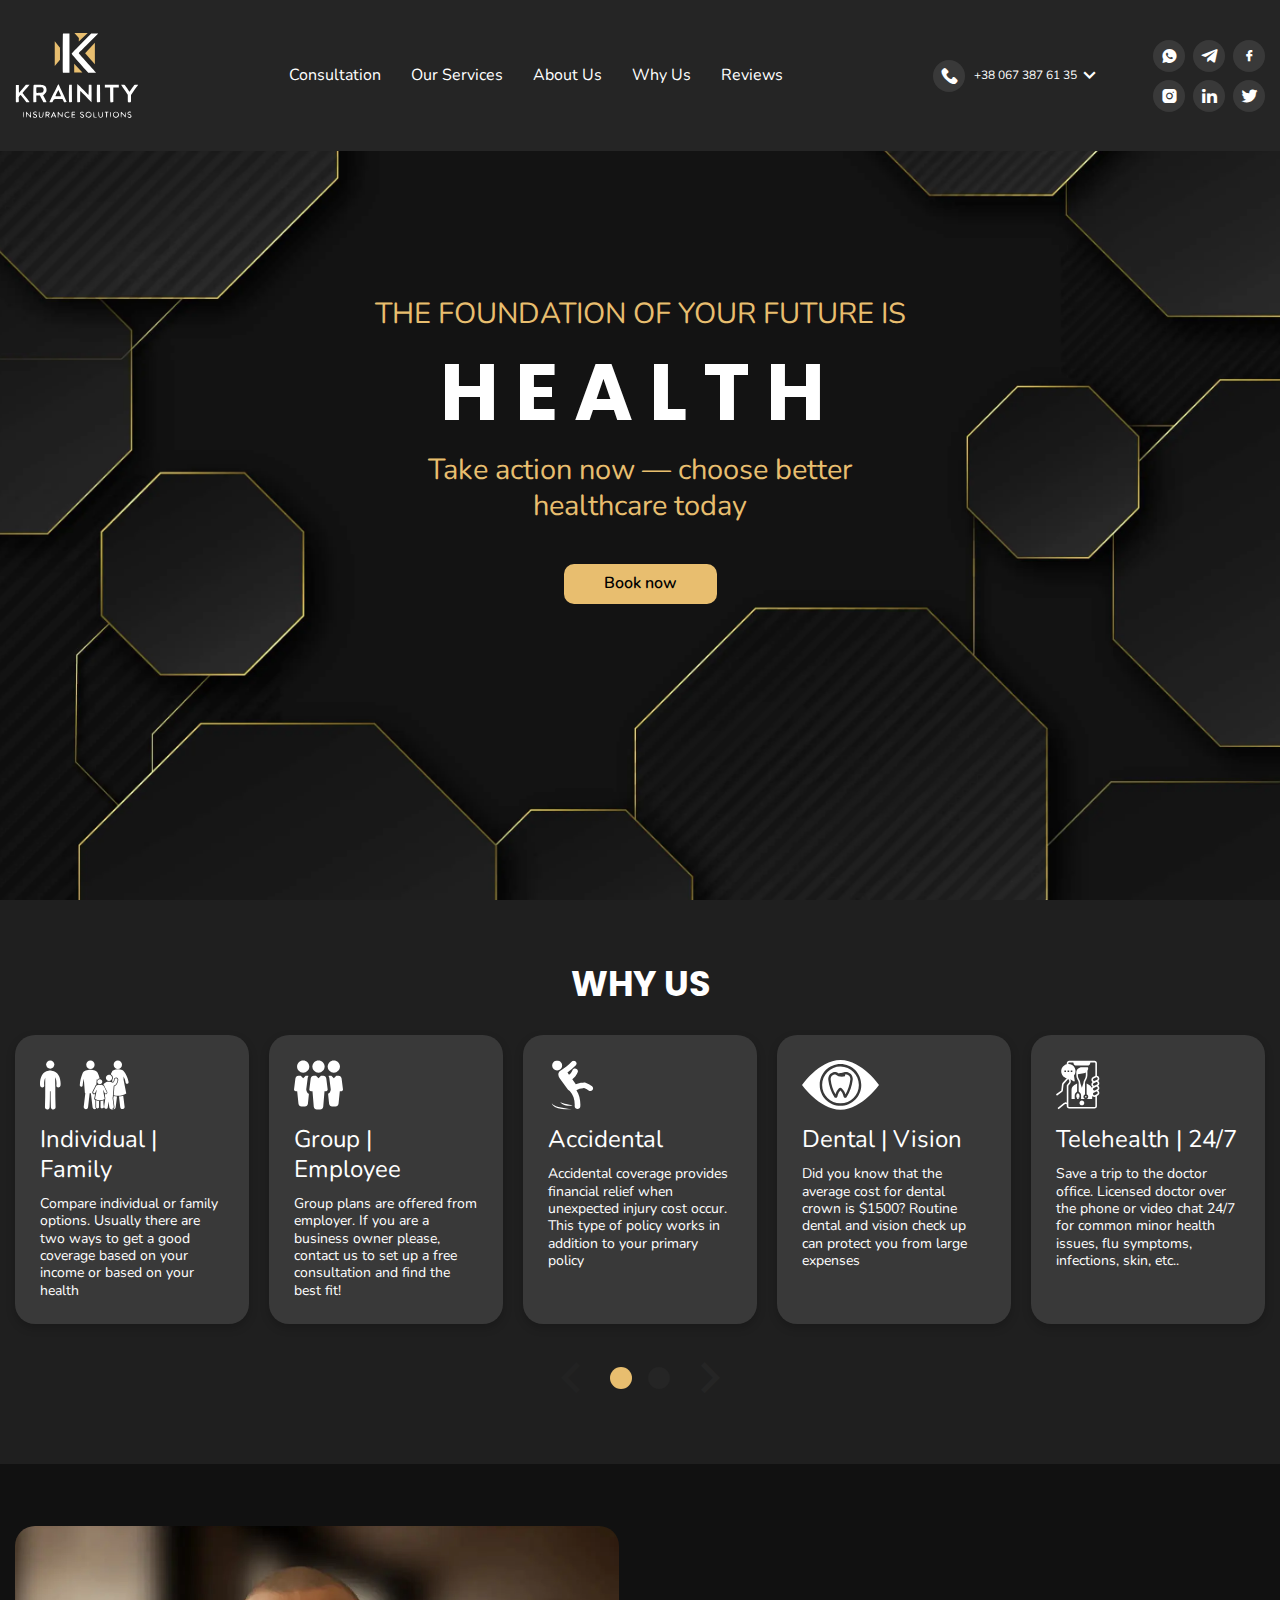
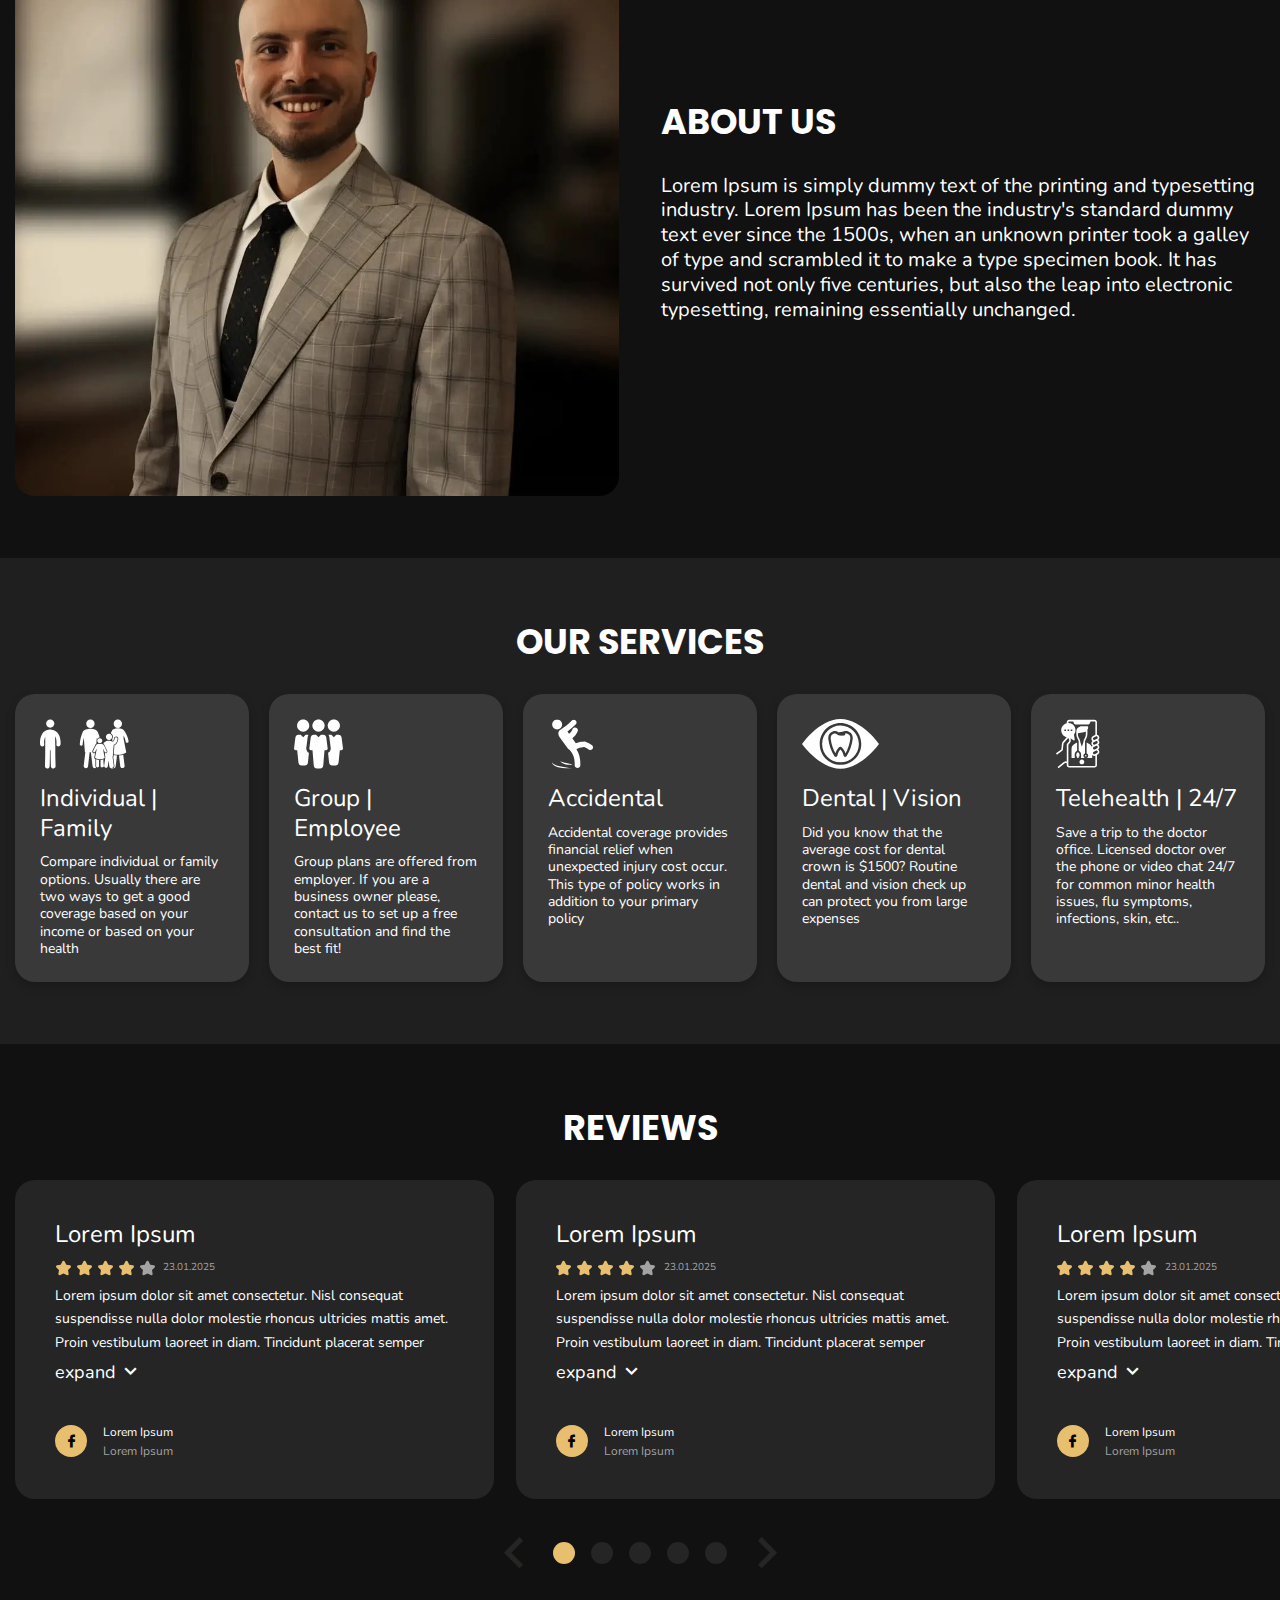
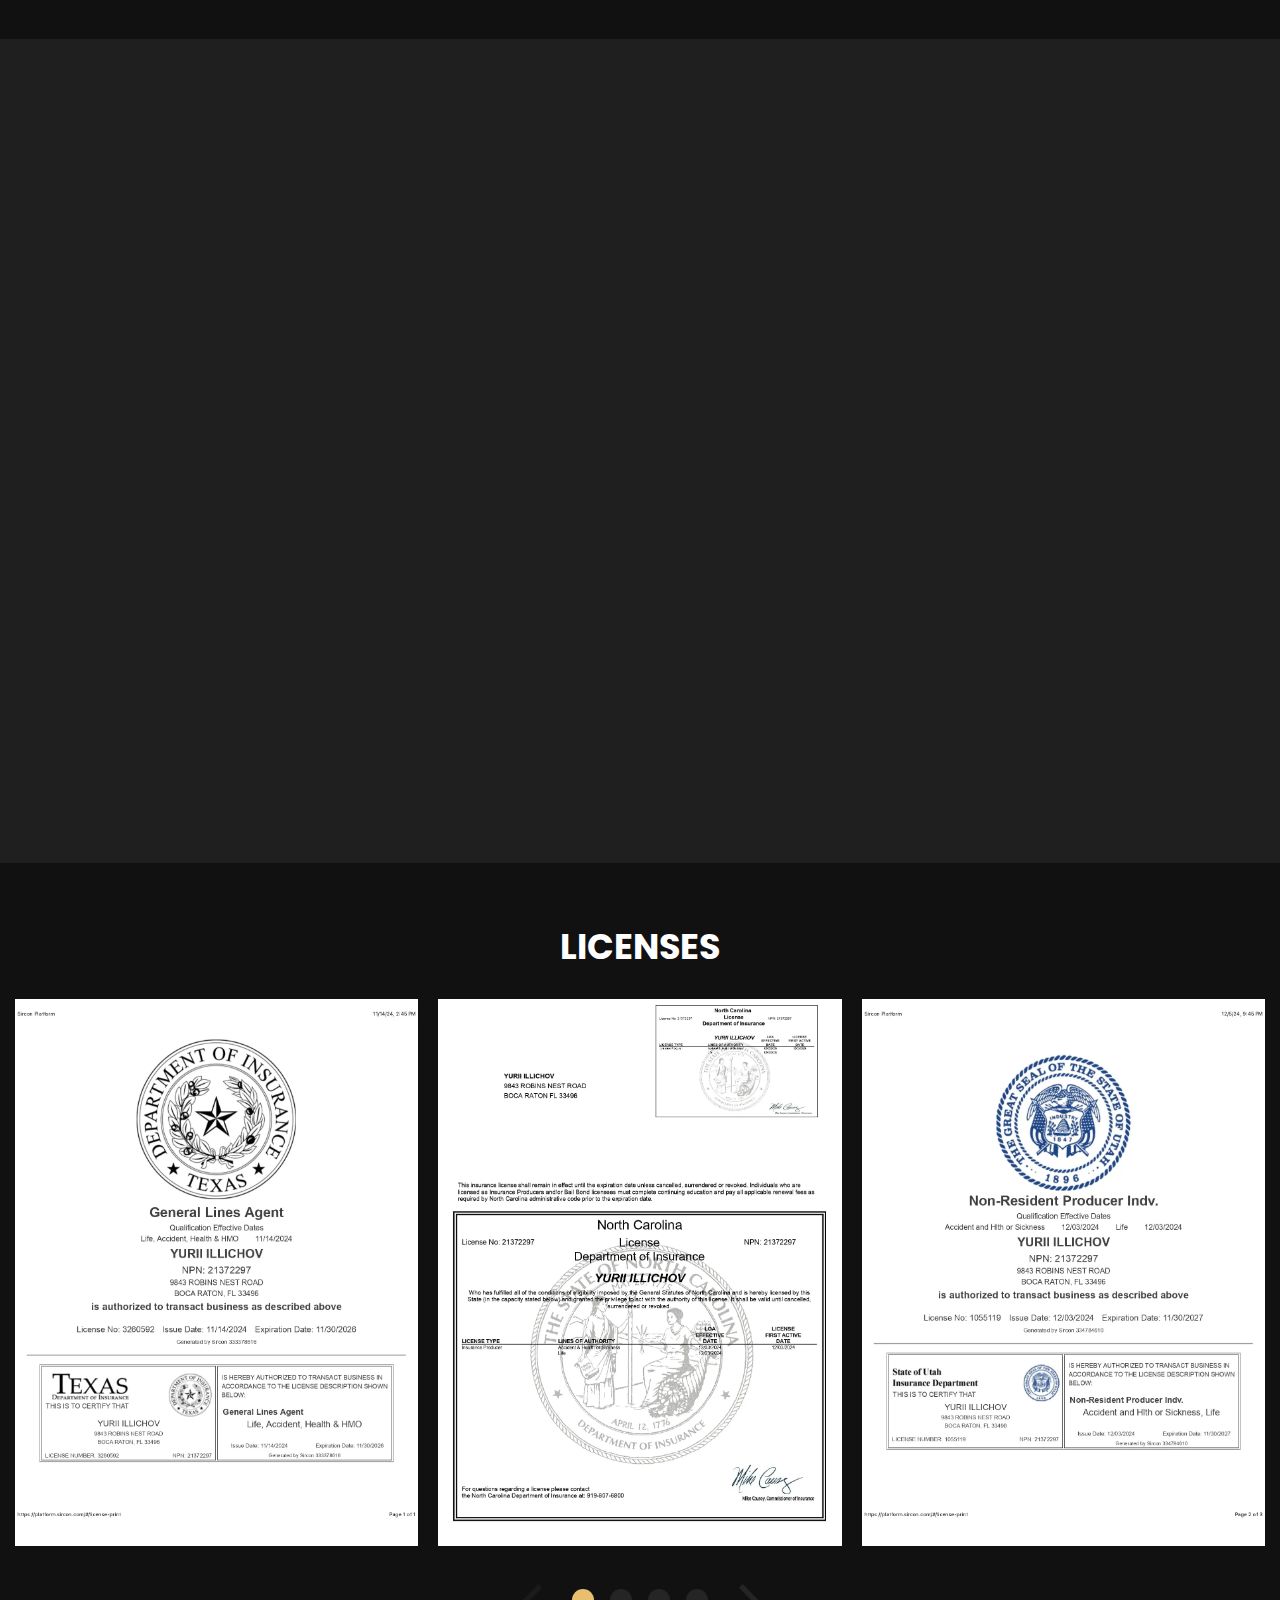
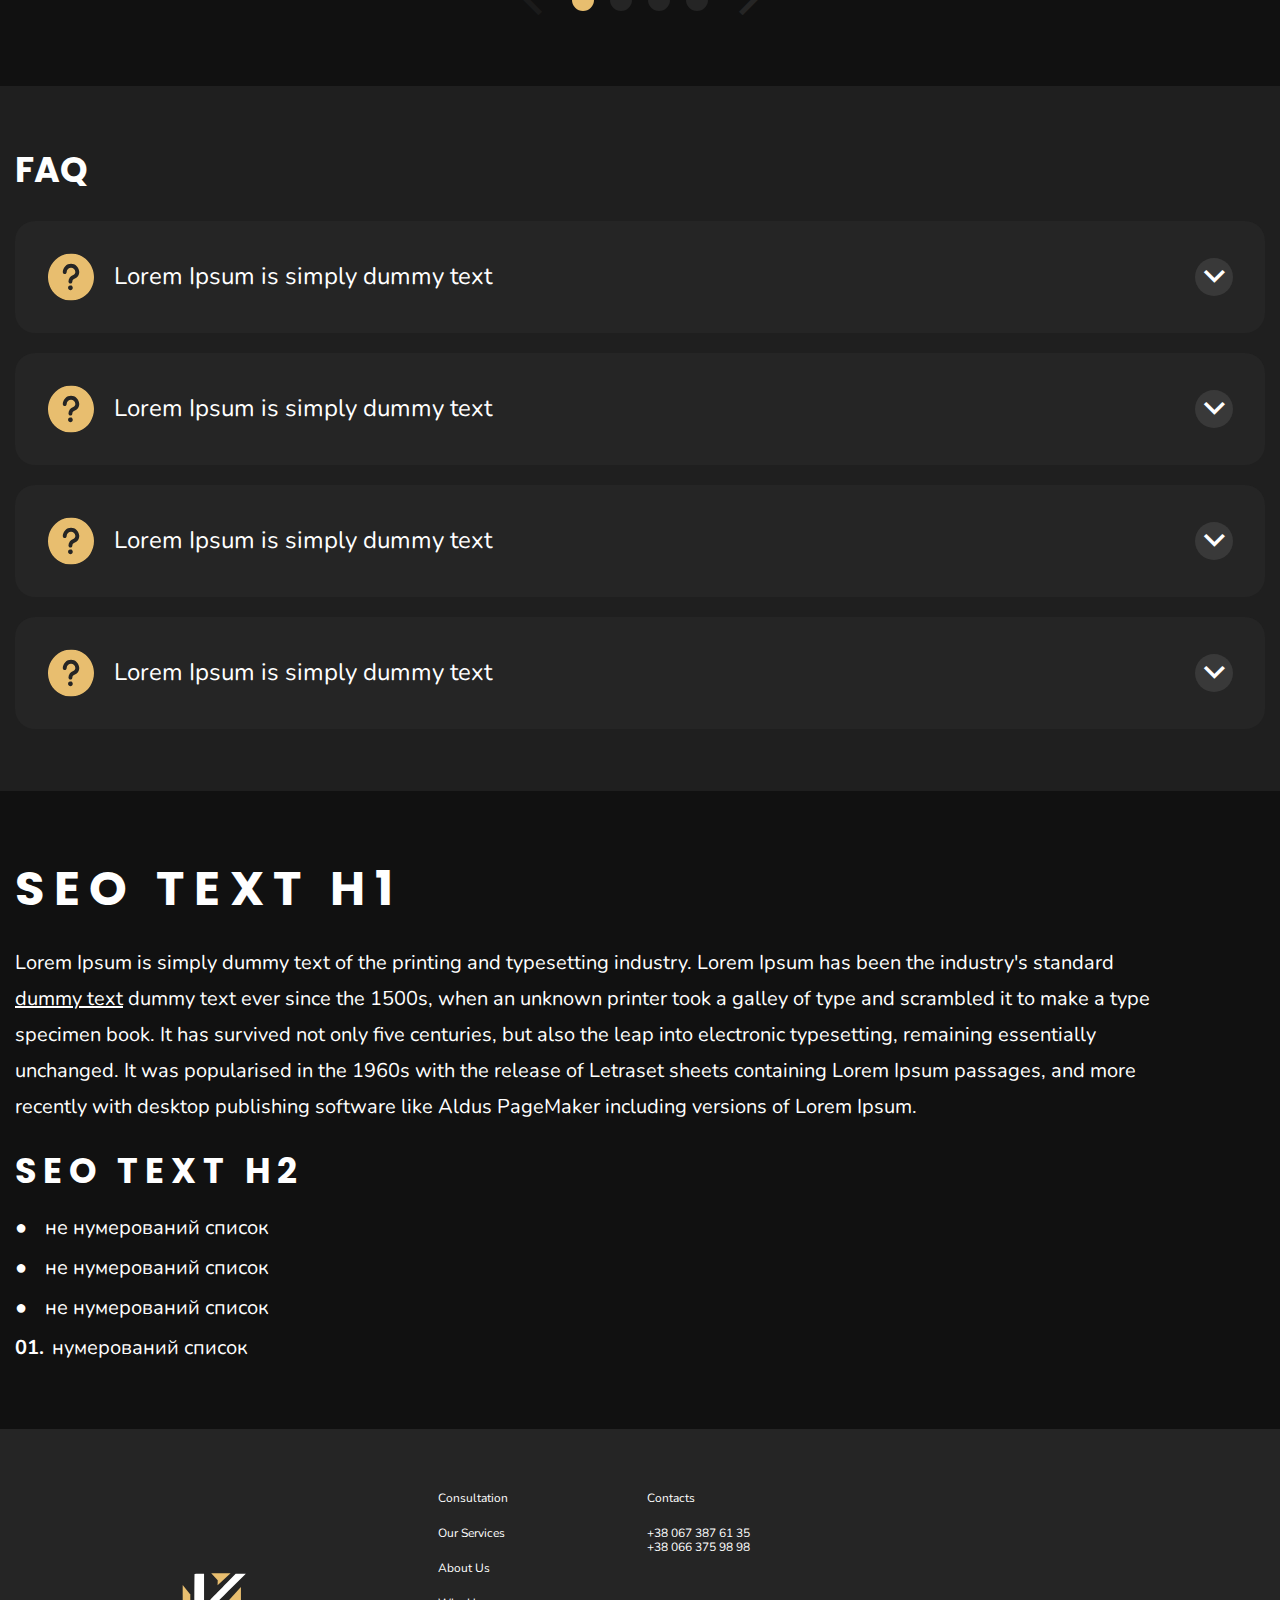
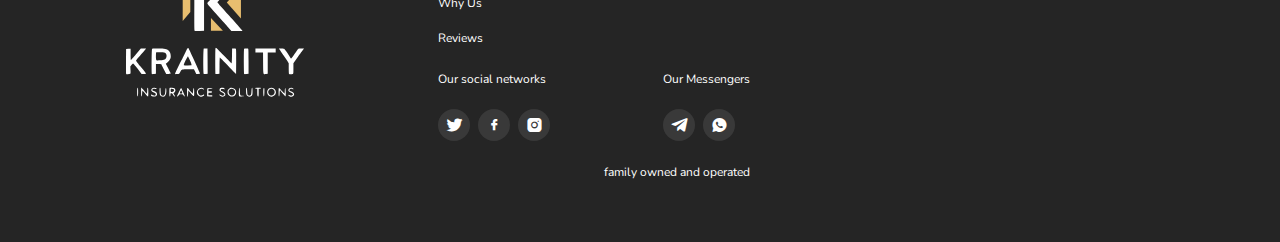
<file: index.html>
<!DOCTYPE html>
<html lang="en">

<head>
	<title>HomePage</title>
	<meta charset="UTF-8">
	<meta name="format-detection" content="telephone=no">
	<link rel="stylesheet" href="css/style.min.css?_v=20250331204050">
	<link rel="shortcut icon" href="favicon.ico">
	<meta name="viewport" content="width=device-width, initial-scale=1.0">
</head>

<body>
	<div class="wrapper">
		<header class="header" data-scroll-show>
			<div class="header__container">
				<a href="" class="header__logo"><img src="img/logo.svg" alt=""></a>
				<button class="icon-menu" type="button">
					<div class="lines">
						<span></span>
					</div>
				</button>
				<div class="header__wrap menu-wrap">
					<div class="header__menu menu">
						<nav class="menu__body">
							<ul class="menu__list">
								<li class="menu__item"><a href="#calendar" class="menu__link">consultation</a></li>
								<li class="menu__item"><a href="#our-services" class="menu__link">our services</a></li>
								<li class="menu__item"><a href="#about-us" class="menu__link">about us</a></li>
								<li class="menu__item"><a href="#why-us" class="menu__link">why us</a></li>
								<li class="menu__item"><a href="#reviews" class="menu__link">reviews</a></li>
							</ul>
						</nav>
					</div>
					<div class="header__phones phones">
						<div class="phones__main">
							<div class="phones__icon _icon-phone"></div>
							<button class="phone" type="button">
								<span>+38 067 387 61 35</span>
								<span class="arrow-down  _icon-arrow-down"></span>
							</button>
							<div class="phones__dropdown">
								<ul>
									<li><a href="tel:+380673876135">+38 067 387 61 35</a></li>
									<li><a href="tel:+380663759898">+38 066 375 98 98</a></li>
								</ul>
							</div>
						</div>
					</div>
					<div class="messengers">
						<ul class="messengers__list">
							<li class="messengers__item">
								<a href="#" target="_blank" class="messengers__link _icon-whatsapp" data-label="whatsapp"></a>
							</li>
							<li class="messengers__item">
								<a href="#" target="_blank" class="messengers__link _icon-telegram" data-label="telegram"></a>
							</li>
							<li class="messengers__item">
								<a href="#" target="_blank" class="messengers__link _icon-facebook" data-label="facebook"></a>
							</li>
							<li class="messengers__item">
								<a href="#" target="_blank" class="messengers__link _icon-instagram" data-label="instagram"></a>
							</li>
							<li class="messengers__item">
								<a href="#" target="_blank" class="messengers__link _icon-linkedin" data-label="linkedin"></a>
							</li>
							<li class="messengers__item">
								<a href="#" target="_blank" class="messengers__link _icon-twiter" data-label="twiter"></a>
							</li>
						</ul>
					</div>
				</div>
			</div>
		</header>
		<main class="page">
			<div class="hero">
				<div class="hero__bg">
					<img src="img/hero-bg.webp" alt="hero bg">
				</div>
				<div class="hero__container">
					<h2 class="hero__subtitle">The foundation of your future is</h2>
					<h1 class="hero__title">Health</h1>
					<div class="hero__text">Take action now — choose better healthcare today</div>
					<a class="button" href="#calendar">Book now</a>
				</div>
			</div>

			<section class="section why-us" id="why-us">
				<div class="why-us__container">
					<h2 class="why-us__title title">Why Us</h2>
					<div class="why-us__slider swiper">
						<div class="why-us__wrapper swiper-wrapper">
							<div class="why-us__slide swiper-slide">
								<div class="why-us__item">
									<div class="why-us__icon">
										<img src="img/individual.svg" alt="Individual Icon">
									</div>
									<h3 class="why-us__heading">Individual | Family</h3>
									<p class="why-us__text">
										Compare individual or family options. Usually there are two ways to get a good
										coverage
										based on your income or based on
										your health
									</p>
								</div>
							</div>
							<div class="why-us__slide swiper-slide">
								<div class="why-us__item">
									<div class="why-us__icon">
										<img src="img/group.svg" alt="Employee Icon">
									</div>
									<h3 class="why-us__heading">Group | Employee</h3>
									<p class="why-us__text">
										Group plans are offered from employer. If you are a business owner please,
										contact
										us to
										set
										up a free consultation and
										find the best fit!
									</p>
								</div>
							</div>
							<div class="why-us__slide swiper-slide">
								<div class="why-us__item">
									<div class="why-us__icon">
										<img src="img/accidental.svg" alt="Accidental Icon">
									</div>
									<h3 class="why-us__heading">Accidental</h3>
									<p class="why-us__text">
										Accidental coverage provides financial relief when unexpected injury cost occur.
										This
										type
										of policy works in addition
										to your primary policy
									</p>
								</div>
							</div>
							<div class="why-us__slide swiper-slide">
								<div class="why-us__item">
									<div class="why-us__icon">
										<img src="img/dental.svg" alt="Dental Icon">
									</div>
									<h3 class="why-us__heading">Dental | Vision</h3>
									<p class="why-us__text">
										Did you know that the average cost for dental crown is $1500? Routine dental and
										vision
										check up can protect you from
										large expenses
									</p>
								</div>
							</div>
							<div class="why-us__slide swiper-slide">
								<div class="why-us__item">
									<div class="why-us__icon">
										<img src="img/telehealth.svg" alt="Telehealth Icon">
									</div>
									<h3 class="why-us__heading">Telehealth | 24/7</h3>
									<p class="why-us__text">
										Save a trip to the doctor office. Licensed doctor over the phone or video chat
										24/7 for
										common minor health issues, flu
										symptoms, infections, skin, etc..
									</p>
								</div>
							</div>
							<div class="why-us__slide swiper-slide">
								<div class="why-us__item">
									<div class="why-us__icon">
										<img src="img/telehealth.svg" alt="Telehealth Icon">
									</div>
									<h3 class="why-us__heading">Telehealth | 24/7</h3>
									<p class="why-us__text">
										Save a trip to the doctor office. Licensed doctor over the phone or video chat
										24/7 for
										common minor health issues, flu
										symptoms, infections, skin, etc..
									</p>
								</div>
							</div>
						</div>
						<div class="swiper-nav">
							<button class="swiper-button-prev _icon-arrow-prev" type="button"></button>
							<div class="swiper-pagination"></div>
							<button class="swiper-button-next _icon-arrow-next" type="button"></button>
						</div>
					</div>
				</div>
			</section>

			<section class="section about-us" id="about-us">
				<div class="about-us__container">
					<div class="about-us__row">
						<div class="about-us__img">
							<img src="img/user.webp" alt="user foto">
						</div>

						<div class="about-us__content">
							<h3 class="about-us__title title">About us</h3>
							<p class="about-us__text">Lorem Ipsum is simply dummy text of the printing and typesetting
								industry. Lorem Ipsum has been the industry's standard
								dummy text ever since the 1500s, when an unknown printer took a galley of type and
								scrambled it to make a type specimen
								book. It has survived not only five centuries, but also the leap into electronic
								typesetting, remaining essentially
								unchanged.</p>
						</div>
					</div>
				</div>
			</section>
			<section class="section why-us" id="our-services">
				<div class="why-us__container">
					<h2 class="why-us__title title">our services</h2>
					<div class="why-us__list ">
						<div class="why-us__item">
							<div class="why-us__icon">
								<img src="img/individual.svg" alt="Individual Icon">
							</div>
							<h3 class="why-us__heading">Individual | Family</h3>
							<p class="why-us__text">
								Compare individual or family options. Usually there are two ways to get a good
								coverage
								based on your income or based on
								your health
							</p>
						</div>
						<div class="why-us__item">
							<div class="why-us__icon">
								<img src="img/group.svg" alt="Employee Icon">
							</div>
							<h3 class="why-us__heading">Group | Employee</h3>
							<p class="why-us__text">
								Group plans are offered from employer. If you are a business owner please,
								contact
								us to
								set
								up a free consultation and
								find the best fit!
							</p>
						</div>
						<div class="why-us__item">
							<div class="why-us__icon">
								<img src="img/accidental.svg" alt="Accidental Icon">
							</div>
							<h3 class="why-us__heading">Accidental</h3>
							<p class="why-us__text">
								Accidental coverage provides financial relief when unexpected injury cost occur.
								This
								type
								of policy works in addition
								to your primary policy
							</p>
						</div>
						<div class="why-us__item">
							<div class="why-us__icon">
								<img src="img/dental.svg" alt="Dental Icon">
							</div>
							<h3 class="why-us__heading">Dental | Vision</h3>
							<p class="why-us__text">
								Did you know that the average cost for dental crown is $1500? Routine dental and
								vision
								check up can protect you from
								large expenses
							</p>
						</div>
						<div class="why-us__item">
							<div class="why-us__icon">
								<img src="img/telehealth.svg" alt="Telehealth Icon">
							</div>
							<h3 class="why-us__heading">Telehealth | 24/7</h3>
							<p class="why-us__text">
								Save a trip to the doctor office. Licensed doctor over the phone or video chat
								24/7 for
								common minor health issues, flu
								symptoms, infections, skin, etc..
							</p>
						</div>
					</div>

				</div>
			</section>

			<section class="section reviews" id="reviews">
				<div class="reviews__container">
					<h3 class="reviews__title title center">reviews</h3>
					<div class="reviews__slider swiper">
						<div class="reviews__wrapper swiper-wrapper">
							<div class="reviews__slide swiper-slide">
								<div class="reviews__item item-review">
									<div class="item-review__name">Lorem Ipsum</div>
									<div class="item-review__reting">
										<div class="rating">
											<div class="rating-stars">
												<div class="star-icon"></div>
												<div class="star-icon"></div>
												<div class="star-icon"></div>
												<div class="star-icon"></div>
												<div class="star-icon disabled"></div>
											</div>
										</div>
										<div class="data">23.01.2025</div>
									</div>
									<div data-showmore class="item-review__content">
										<div data-showmore-content="72" class="item-review__text">
											Lorem ipsum dolor sit amet consectetur. Nisl
											consequat suspendisse nulla dolor molestie rhoncus ultricies mattis
											amet.
											Proin vestibulum laoreet in diam. Tincidunt placerat semper mauris
											viverra
											tortor maecenas nec. Porttitor posuere
											facilisis vulputate in eget pellentesque lectus arcu. Aenean convallis
											lacinia
											vel tortor ornare vulputate tempus enim
											tempor. Massa odio ut mauris vitae sit. Est tempor in ac consequat
											pellentesque
											odio augue. Eu nisl aliquam habitasse
											varius ut ut.
										</div>
										<button data-showmore-button type="button" class="item-review__btn _icon-arrow-down"><span>expand</span><span>roll
												up</span></button>
									</div>
									<div class="user">
										<div class="user__social _icon-facebook"></div>
										<div class="user__content">
											<div class="user__name">Lorem Ipsum</div>
											<div class="user__text">Lorem Ipsum</div>
										</div>
									</div>
								</div>
							</div>
							<div class="reviews__slide swiper-slide">
								<div class="reviews__item item-review">
									<div class="item-review__name">Lorem Ipsum</div>
									<div class="item-review__reting">
										<div class="rating">
											<div class="rating-stars">
												<div class="star-icon"></div>
												<div class="star-icon"></div>
												<div class="star-icon"></div>
												<div class="star-icon"></div>
												<div class="star-icon disabled"></div>
											</div>
										</div>
										<div class="data">23.01.2025</div>
									</div>
									<div data-showmore class="item-review__content">
										<div data-showmore-content="72" class="item-review__text">
											Lorem ipsum dolor sit amet consectetur. Nisl
											consequat suspendisse nulla dolor molestie rhoncus ultricies mattis
											amet.
											Proin vestibulum laoreet in diam. Tincidunt placerat semper mauris
											viverra
											tortor maecenas nec. Porttitor posuere
											facilisis vulputate in eget pellentesque lectus arcu. Aenean convallis
											lacinia
											vel tortor ornare vulputate tempus enim
											tempor. Massa odio ut mauris vitae sit. Est tempor in ac consequat
											pellentesque
											odio augue. Eu nisl aliquam habitasse
											varius ut ut.
										</div>
										<button data-showmore-button type="button" class="item-review__btn _icon-arrow-down"><span>expand</span><span>roll
												up</span></button>
									</div>
									<div class="user">
										<div class="user__social _icon-facebook"></div>
										<div class="user__content">
											<div class="user__name">Lorem Ipsum</div>
											<div class="user__text">Lorem Ipsum</div>
										</div>
									</div>
								</div>
							</div>
							<div class="reviews__slide swiper-slide">
								<div class="reviews__item item-review">
									<div class="item-review__name">Lorem Ipsum</div>
									<div class="item-review__reting">
										<div class="rating">
											<div class="rating-stars">
												<div class="star-icon"></div>
												<div class="star-icon"></div>
												<div class="star-icon"></div>
												<div class="star-icon"></div>
												<div class="star-icon disabled"></div>
											</div>
										</div>
										<div class="data">23.01.2025</div>
									</div>
									<div data-showmore class="item-review__content">
										<div data-showmore-content="72" class="item-review__text">
											Lorem ipsum dolor sit amet consectetur. Nisl
											consequat suspendisse nulla dolor molestie rhoncus ultricies mattis
											amet.
											Proin vestibulum laoreet in diam. Tincidunt placerat semper mauris
											viverra
											tortor maecenas nec. Porttitor posuere
											facilisis vulputate in eget pellentesque lectus arcu. Aenean convallis
											lacinia
											vel tortor ornare vulputate tempus enim
											tempor. Massa odio ut mauris vitae sit. Est tempor in ac consequat
											pellentesque
											odio augue. Eu nisl aliquam habitasse
											varius ut ut.
										</div>
										<button data-showmore-button type="button" class="item-review__btn _icon-arrow-down"><span>expand</span><span>roll
												up</span></button>
									</div>
									<div class="user">
										<div class="user__social _icon-facebook"></div>
										<div class="user__content">
											<div class="user__name">Lorem Ipsum</div>
											<div class="user__text">Lorem Ipsum</div>
										</div>
									</div>
								</div>
							</div>
							<div class="reviews__slide swiper-slide">
								<div class="reviews__item item-review">
									<div class="item-review__name">Lorem Ipsum</div>
									<div class="item-review__reting">
										<div class="rating">
											<div class="rating-stars">
												<div class="star-icon"></div>
												<div class="star-icon"></div>
												<div class="star-icon"></div>
												<div class="star-icon"></div>
												<div class="star-icon disabled"></div>
											</div>
										</div>
										<div class="data">23.01.2025</div>
									</div>
									<div data-showmore class="item-review__content">
										<div data-showmore-content="72" class="item-review__text">
											Lorem ipsum dolor sit amet consectetur. Nisl
											consequat suspendisse nulla dolor molestie rhoncus ultricies mattis
											amet.
											Proin vestibulum laoreet in diam. Tincidunt placerat semper mauris
											viverra
											tortor maecenas nec. Porttitor posuere
											facilisis vulputate in eget pellentesque lectus arcu. Aenean convallis
											lacinia
											vel tortor ornare vulputate tempus enim
											tempor. Massa odio ut mauris vitae sit. Est tempor in ac consequat
											pellentesque
											odio augue. Eu nisl aliquam habitasse
											varius ut ut.
										</div>
										<button data-showmore-button type="button" class="item-review__btn _icon-arrow-down"><span>expand</span><span>roll
												up</span></button>
									</div>
									<div class="user">
										<div class="user__social _icon-facebook"></div>
										<div class="user__content">
											<div class="user__name">Lorem Ipsum</div>
											<div class="user__text">Lorem Ipsum</div>
										</div>
									</div>
								</div>
							</div>
							<div class="reviews__slide swiper-slide">
								<div class="reviews__item item-review">
									<div class="item-review__name">Lorem Ipsum</div>
									<div class="item-review__reting">
										<div class="rating">
											<div class="rating-stars">
												<div class="star-icon"></div>
												<div class="star-icon"></div>
												<div class="star-icon"></div>
												<div class="star-icon"></div>
												<div class="star-icon disabled"></div>
											</div>
										</div>
										<div class="data">23.01.2025</div>
									</div>
									<div data-showmore class="item-review__content">
										<div data-showmore-content="72" class="item-review__text">
											Lorem ipsum dolor sit amet consectetur. Nisl
											consequat suspendisse nulla dolor molestie rhoncus ultricies mattis
											amet.
											Proin vestibulum laoreet in diam. Tincidunt placerat semper mauris
											viverra
											tortor maecenas nec. Porttitor posuere
											facilisis vulputate in eget pellentesque lectus arcu. Aenean convallis
											lacinia
											vel tortor ornare vulputate tempus enim
											tempor. Massa odio ut mauris vitae sit. Est tempor in ac consequat
											pellentesque
											odio augue. Eu nisl aliquam habitasse
											varius ut ut.
										</div>
										<button data-showmore-button type="button" class="item-review__btn _icon-arrow-down"><span>expand</span><span>roll
												up</span></button>
									</div>
									<div class="user">
										<div class="user__social _icon-facebook"></div>
										<div class="user__content">
											<div class="user__name">Lorem Ipsum</div>
											<div class="user__text">Lorem Ipsum</div>
										</div>
									</div>
								</div>
							</div>
						</div>
						<div class="swiper-nav">
							<button class="swiper-button-prev _icon-arrow-prev" type="button"></button>
							<div class="swiper-pagination"></div>
							<button class="swiper-button-next _icon-arrow-next" type="button"></button>
						</div>
					</div>
				</div>
			</section>

			<div class="section calendar" id="calendar">
				<div class="calendar__container">
					<!-- Calendly inline widget begin -->
					<div class="calendly-inline-widget" data-url="https://calendly.com/yuriy-illichov/health-insurance" style="min-width:320px;height:700px;"></div>
					<script type="text/javascript" src="https://assets.calendly.com/assets/external/widget.js?_v=20250331204050" async></script>
					<!-- Calendly inline widget end -->
				</div>
			</div>

			<section class="section licenses">
				<div class="licenses__container">
					<h3 class="licenses__title title center">Licenses</h3>

					<div class="licenses__slider swiper">
						<div class="licenses__wrapper swiper-wrapper">
							<div class="licenses__slide swiper-slide">
								<a href="img/certificate02.webp" class="licenses__img" data-gallery="certificate">
									<img src="img/certificate02.webp" alt="certificate img">
								</a>
							</div>
							<div class="licenses__slide swiper-slide">
								<a href="img/certificate01.webp" class="licenses__img" data-gallery="certificate">
									<img src="img/certificate01.webp" alt="certificate img">
								</a>
							</div>
							<div class="licenses__slide swiper-slide">
								<a href="img/certificate03.webp" class="licenses__img" data-gallery="certificate">
									<img src="img/certificate03.webp" alt="certificate img">
								</a>
							</div>
							<div class="licenses__slide swiper-slide">
								<a href="img/certificate02.webp" class="licenses__img" data-gallery="certificate">
									<img src="img/certificate02.webp" alt="certificate img">
								</a>
							</div>
							<div class="licenses__slide swiper-slide">
								<a href="img/certificate01.webp" class="licenses__img" data-gallery="certificate">
									<img src="img/certificate01.webp" alt="certificate img">
								</a>
							</div>
							<div class="licenses__slide swiper-slide">
								<a href="img/certificate03.webp" class="licenses__img" data-gallery="certificate">
									<img src="img/certificate03.webp" alt="certificate img">
								</a>
							</div>
						</div>
						<div class="swiper-nav">
							<button class="swiper-button-prev _icon-arrow-prev" type="button"></button>
							<div class="swiper-pagination"></div>
							<button class="swiper-button-next _icon-arrow-next" type="button"></button>
						</div>
					</div>
				</div>
			</section>

			<section data-spollers class="section spollers">
				<div class="spollers__container">
					<h3 class="spollers__heading title">FAQ</h3>
					<details class="spollers__item">
						<summary class="spollers__title">
							<span>Lorem Ipsum is simply dummy text</span>
							<div class="spollers__icon _icon-arrow-down"></div>
						</summary>
						<div class="spollers__body">Lorem ipsum dolor sit amet consectetur. Nisl consequat suspendisse
							nulla dolor molestie rhoncus ultricies mattis amet.
							Proin vestibulum laoreet in diam. Tincidunt placerat semper mauris viverra tortor maecenas
							nec. Porttitor posuere
							facilisis vulputate in eget pellentesque lectus arcu. Aenean convallis lacinia vel tortor
							ornare vulputate tempus enim
							tempor. Massa odio ut mauris vitae sit. Est tempor in ac consequat pellentesque odio augue.
							Eu nisl aliquam habitasse
							varius ut ut.</div>
					</details>
					<details class="spollers__item">
						<summary class="spollers__title">
							<span>Lorem Ipsum is simply dummy text</span>
							<div class="spollers__icon _icon-arrow-down"></div>
						</summary>
						<div class="spollers__body">Lorem ipsum dolor sit amet consectetur. Nisl consequat suspendisse
							nulla dolor molestie rhoncus ultricies mattis amet.
							Proin vestibulum laoreet in diam. Tincidunt placerat semper mauris viverra tortor maecenas
							nec. Porttitor posuere
							facilisis vulputate in eget pellentesque lectus arcu. Aenean convallis lacinia vel tortor
							ornare vulputate tempus enim
							tempor. Massa odio ut mauris vitae sit. Est tempor in ac consequat pellentesque odio augue.
							Eu nisl aliquam habitasse
							varius ut ut.</div>
					</details>
					<details class="spollers__item">
						<summary class="spollers__title">
							<span>Lorem Ipsum is simply dummy text</span>
							<div class="spollers__icon _icon-arrow-down"></div>
						</summary>
						<div class="spollers__body">Lorem ipsum dolor sit amet consectetur. Nisl consequat suspendisse
							nulla dolor molestie rhoncus ultricies mattis amet.
							Proin vestibulum laoreet in diam. Tincidunt placerat semper mauris viverra tortor maecenas
							nec. Porttitor posuere
							facilisis vulputate in eget pellentesque lectus arcu. Aenean convallis lacinia vel tortor
							ornare vulputate tempus enim
							tempor. Massa odio ut mauris vitae sit. Est tempor in ac consequat pellentesque odio augue.
							Eu nisl aliquam habitasse
							varius ut ut.</div>
					</details>
					<details class="spollers__item">
						<summary class="spollers__title">
							<span>Lorem Ipsum is simply dummy text</span>
							<div class="spollers__icon _icon-arrow-down"></div>
						</summary>
						<div class="spollers__body">Lorem ipsum dolor sit amet consectetur. Nisl consequat suspendisse
							nulla dolor molestie rhoncus ultricies mattis amet.
							Proin vestibulum laoreet in diam. Tincidunt placerat semper mauris viverra tortor maecenas
							nec. Porttitor posuere
							facilisis vulputate in eget pellentesque lectus arcu. Aenean convallis lacinia vel tortor
							ornare vulputate tempus enim
							tempor. Massa odio ut mauris vitae sit. Est tempor in ac consequat pellentesque odio augue.
							Eu nisl aliquam habitasse
							varius ut ut.</div>
					</details>
				</div>
			</section>

			<section class="section seo-text">
				<div class="seo-text__container">
					<h1>SEO TEXT h1</h1>
					<p>Lorem Ipsum is simply dummy text of the printing and typesetting industry. Lorem Ipsum has been
						the industry's standard <a href="#">dummy text</a>
						dummy text ever since the 1500s, when an unknown printer took a galley of type and scrambled it
						to make a type specimen
						book. It has survived not only five centuries, but also the leap into electronic typesetting,
						remaining essentially
						unchanged. It was popularised in the 1960s with the release of Letraset sheets containing Lorem
						Ipsum passages, and more
						recently with desktop publishing software like Aldus PageMaker including versions of Lorem
						Ipsum.</p>
					<h2>SEO TEXT h2</h2>
					<ul>
						<li>не нумерований список</li>
						<li>не нумерований список</li>
						<li>не нумерований список</li>
					</ul>
					<ol>
						<li>нумерований список</li>
						<li>нумерований список</li>
						<li>нумерований список</li>
					</ol>
					<h3>SEO TEXT h3</h3>
					<p>Lorem Ipsum is simply dummy text of the printing and typesetting industry. Lorem Ipsum has been
						the industry's standard
						dummy text ever since the 1500s, when an unknown printer took a galley of type and scrambled it
						to make a type specimen
						book. It has survived not only five centuries, but also the leap into electronic typesetting,
						remaining essentially
						unchanged. It was popularised in the 1960s with the release of Letraset sheets containing Lorem
						Ipsum passages, and more
						recently with desktop publishing software like Aldus PageMaker including versions of Lorem
						Ipsum.</p>
					<h4>SEO TEXT h4</h4>
					<p>Lorem Ipsum is simply dummy text of the printing and typesetting industry. Lorem Ipsum has been
						the industry's standard
						dummy text ever since the 1500s, when an unknown printer took a galley of type and scrambled it
						to make a type specimen
						book. It has survived not only five centuries, but also the leap into electronic typesetting,
						remaining essentially
						unchanged. It was popularised in the 1960s with the release of Letraset sheets containing Lorem
						Ipsum passages, and more
						recently with desktop publishing software like Aldus PageMaker including versions of Lorem
						Ipsum.</p>
					<h5>SEO TEXT h5</h5>
					<p>Lorem Ipsum is simply dummy text of the printing and typesetting industry. Lorem Ipsum has been
						the industry's standard
					</p>
					<p>Lorem Ipsum is simply dummy text of the printing and typesetting industry. Lorem Ipsum has been
						the industry's standard
					</p>
					<h6>SEO TEXT h6</h6>
					<p>Lorem Ipsum is simply dummy text of the printing and typesetting industry. Lorem Ipsum has been
						the industry's standard
						dummy text ever since the 1500s, when an unknown printer took a galley of type and scrambled it
						to make a type specimen
						book. It has survived not only five centuries, but also the leap into electronic typesetting,
						remaining essentially
						unchanged. It was popularised in the 1960s with the release of Letraset sheets containing Lorem
						Ipsum passages, and more
						recently with desktop publishing software like Aldus PageMaker including versions of Lorem
						Ipsum.</p>
					<p>Lorem Ipsum is simply dummy text of the printing and typesetting industry. Lorem Ipsum has been
						the industry's standard
						dummy text ever since the 1500s, when an unknown printer took a galley of type and scrambled it
						to make a type specimen
						book. It has survived not only five centuries, but also the leap into electronic typesetting,
						remaining essentially
						unchanged. It was popularised in the 1960s with the release of Letraset sheets containing Lorem
						Ipsum passages, and more
						recently with desktop publishing software like Aldus PageMaker including versions of Lorem
						Ipsum.</p>
				</div>
			</section>
		</main>
		<footer class="footer">
			<div class="footer__container">
				<a href="/" class="footer__logo"><img src="img/logo.svg" alt=""></a>

				<div class="footer__row">
					<div class="footer__col">
						<nav class="footer__nav">
							<ul class="footer__list">
								<li class="footer__item"><a href="#calendar" class="footer__link">Consultation</a></li>
								<li class="footer__item"><a href="#our-services" class="footer__link">Our services</a></li>
								<li class="footer__item"><a href="#about-us" class="footer__link">About us</a></li>
								<li class="footer__item"><a href="#why-us" class="footer__link">Why us</a></li>
								<li class="footer__item"><a href="#reviews" class="footer__link">Reviews</a></li>
							</ul>
						</nav>
						<div class="footer__contact">
							<h4 class="footer__heading">Contacts</h4>
							<div class="footer__phones">
								<a href="tel:+380673876135">+38 067 387 61 35</a>
								<a href="tel:+380663759898">+38 066 375 98 98</a>
							</div>
						</div>
					</div>
					<div class="footer__col footer__messengers">
						<div class="messengers">
							<h4 class="messengers__title">Our social networks</h4>
							<ul class="messengers__list">
								<li class="messengers__item">
									<a href="#" target="_blank" class="messengers__link _icon-twiter" data-label="twiter"></a>
								</li>
								<li class="messengers__item">
									<a href="#" target="_blank" class="messengers__link _icon-facebook" data-label="facebook"></a>
								</li>
								<li class="messengers__item">
									<a href="#" target="_blank" class="messengers__link _icon-instagram" data-label="instagram"></a>
								</li>
							</ul>
						</div>
						<div class="messengers">
							<h4 class="messengers__title">Our Messengers</h4>
							<ul class="messengers__list">
								<li class="messengers__item">
									<a href="#" target="_blank" class="messengers__link _icon-telegram" data-label="telegram"></a>
								</li>
								<li class="messengers__item">
									<a href="#" target="_blank" class="messengers__link _icon-whatsapp" data-label="whatsapp"></a>
								</li>
							</ul>
						</div>

						<div class="footer__messages">family owned and operated</div>
					</div>
				</div>
			</div>
		</footer>
	</div>
	<script src="js/app.min.js?_v=20250331204050"></script>
</body>

</html>
</file>
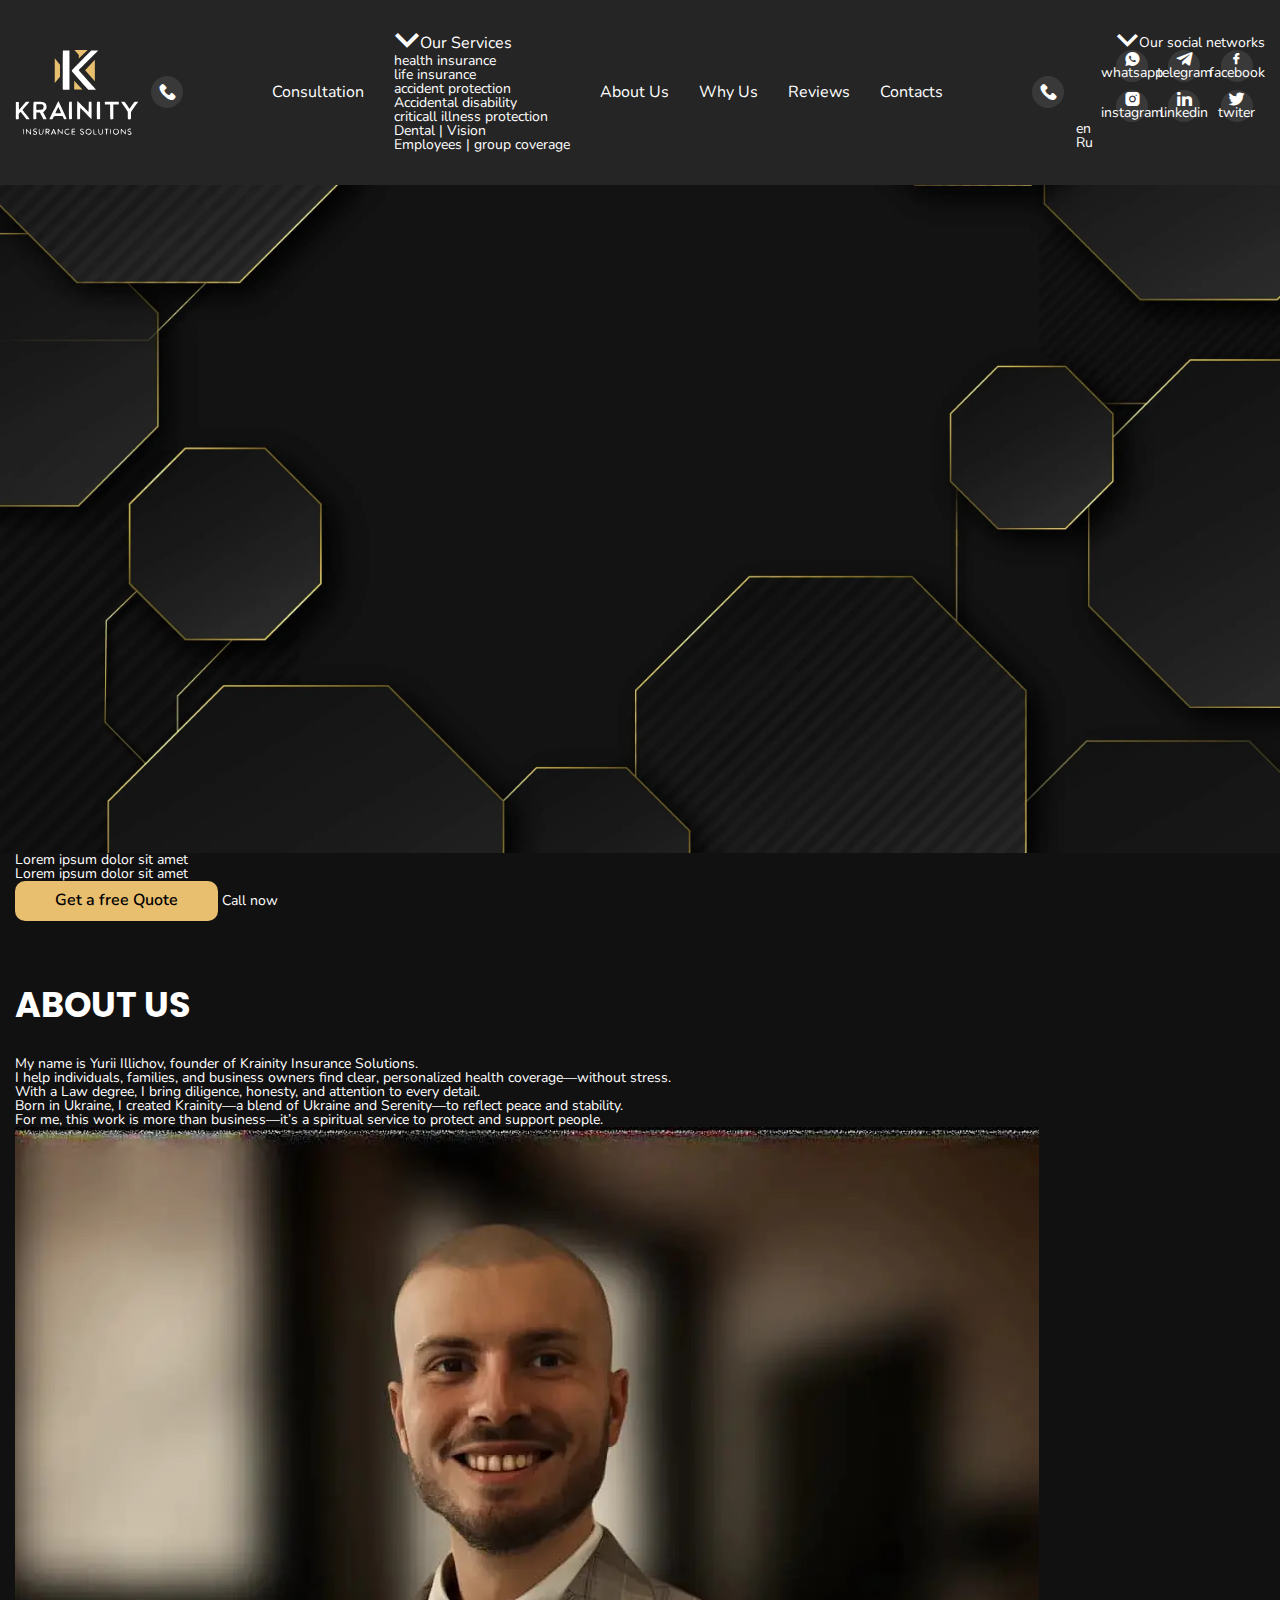
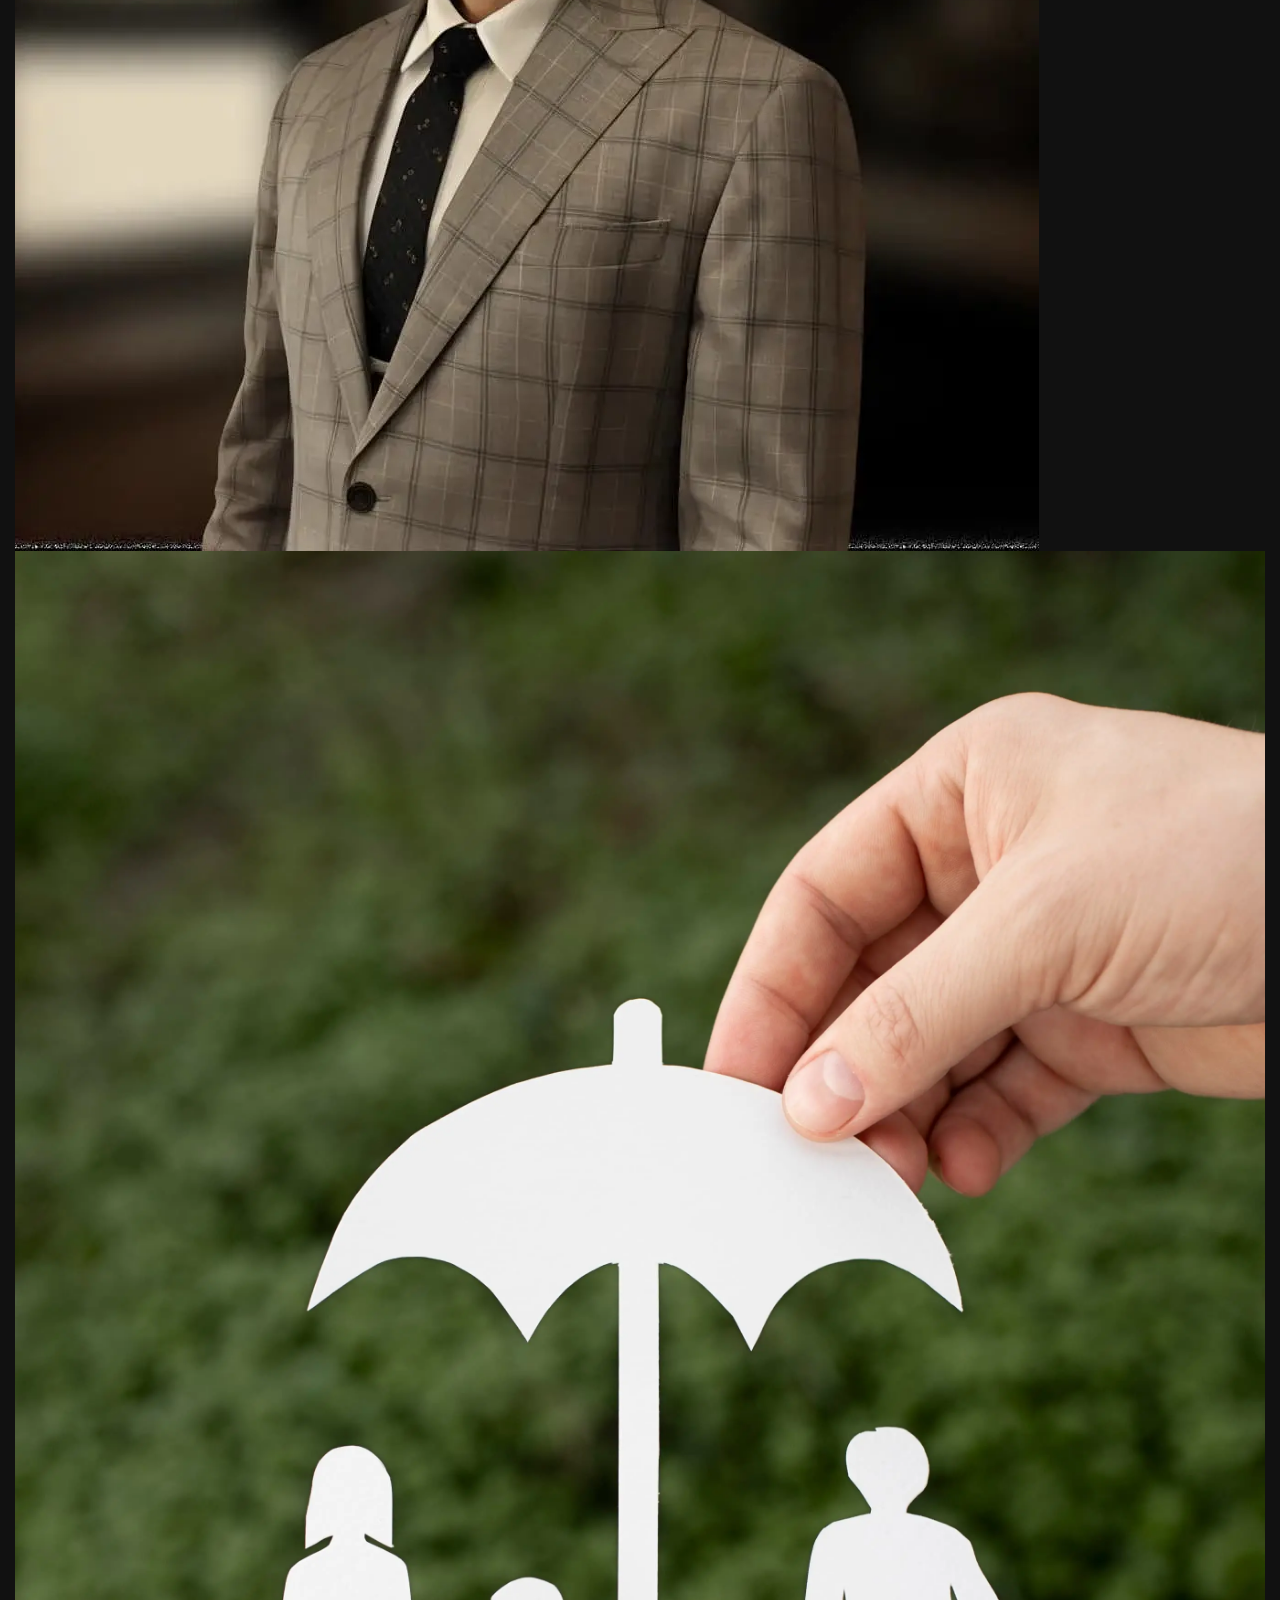
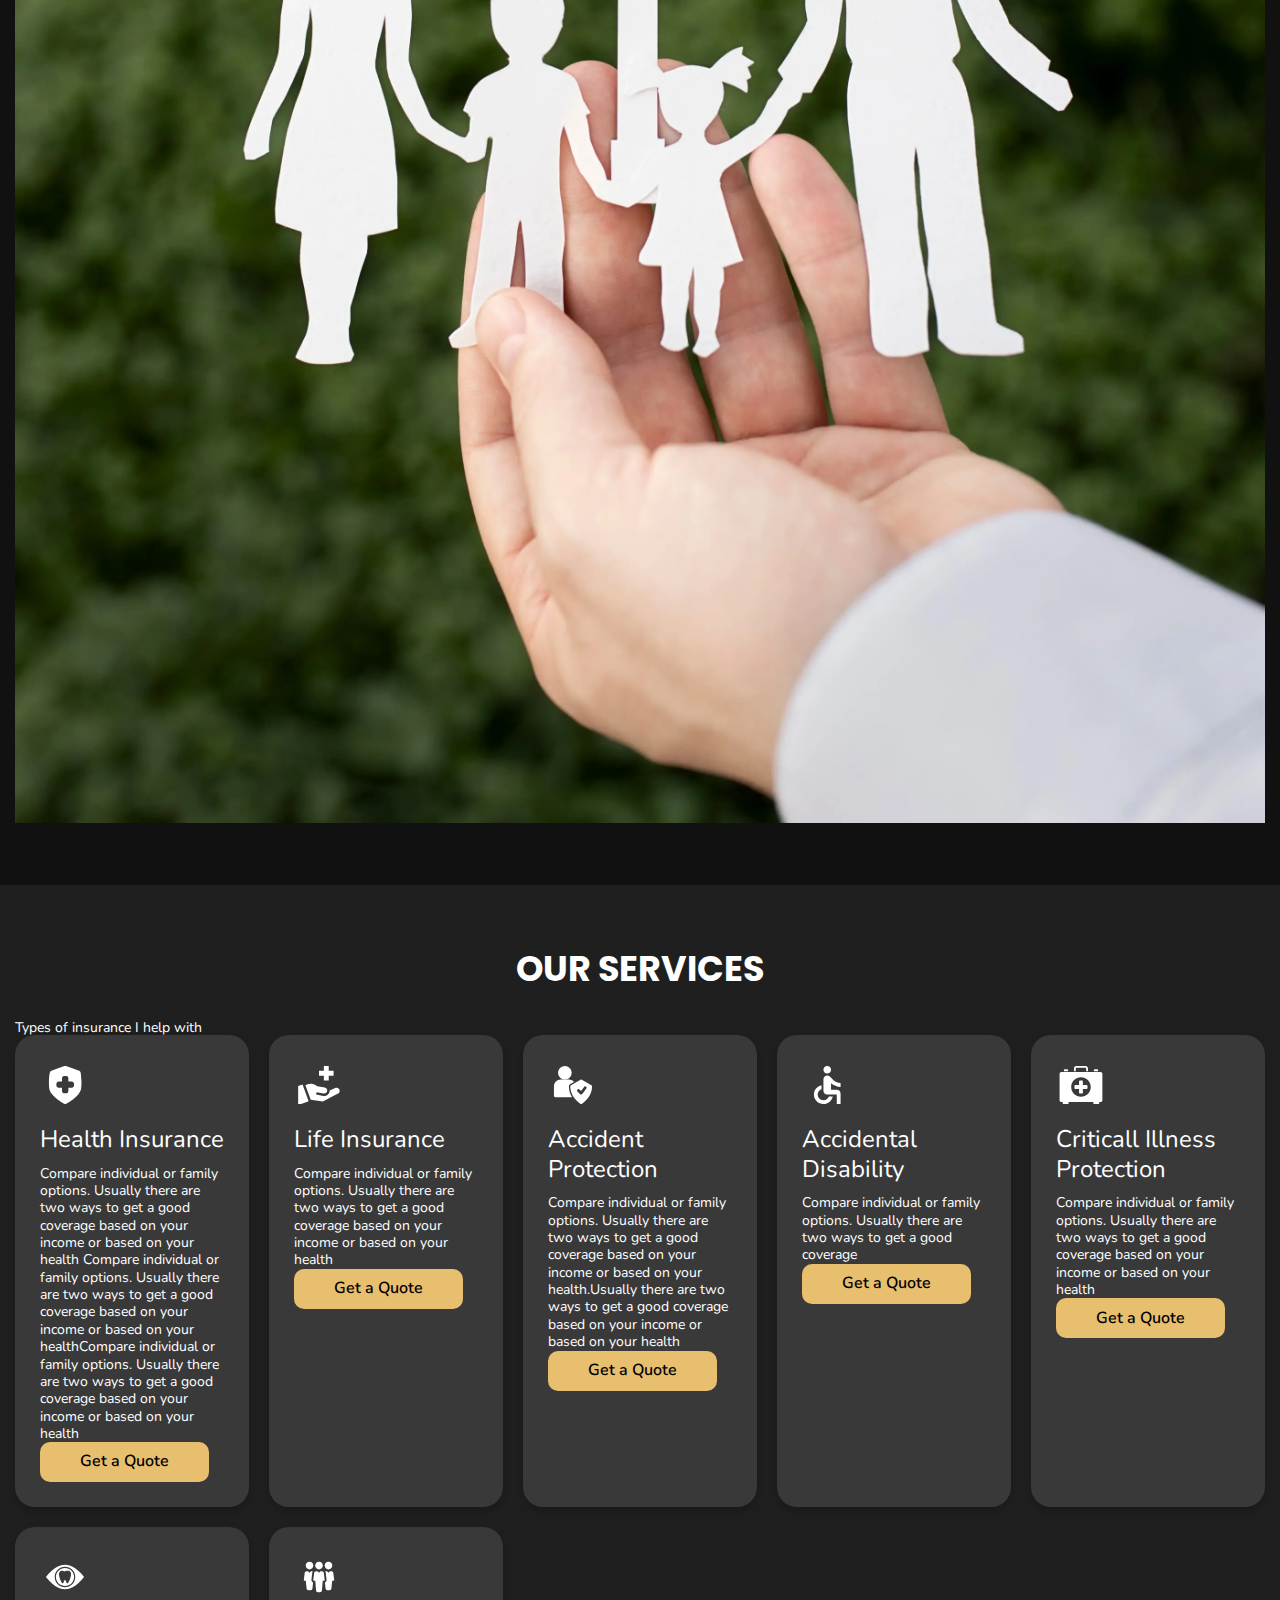
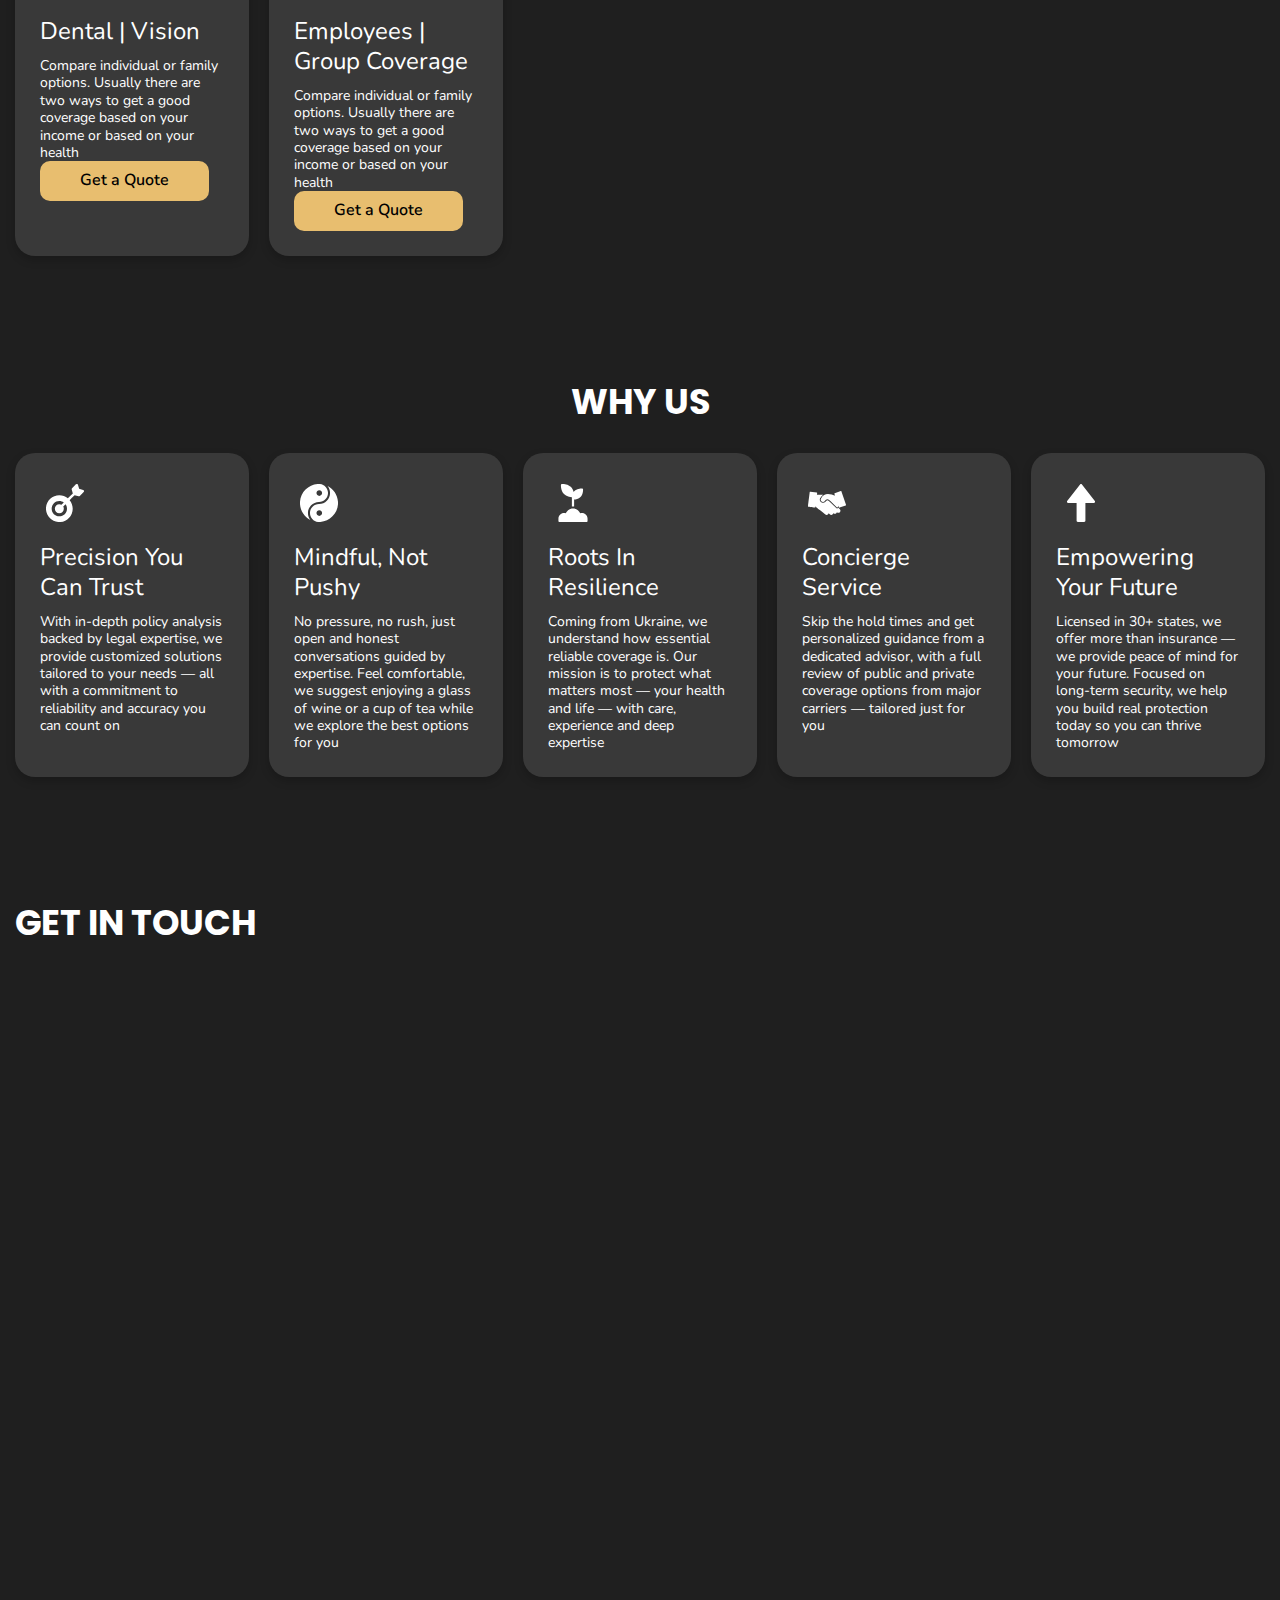
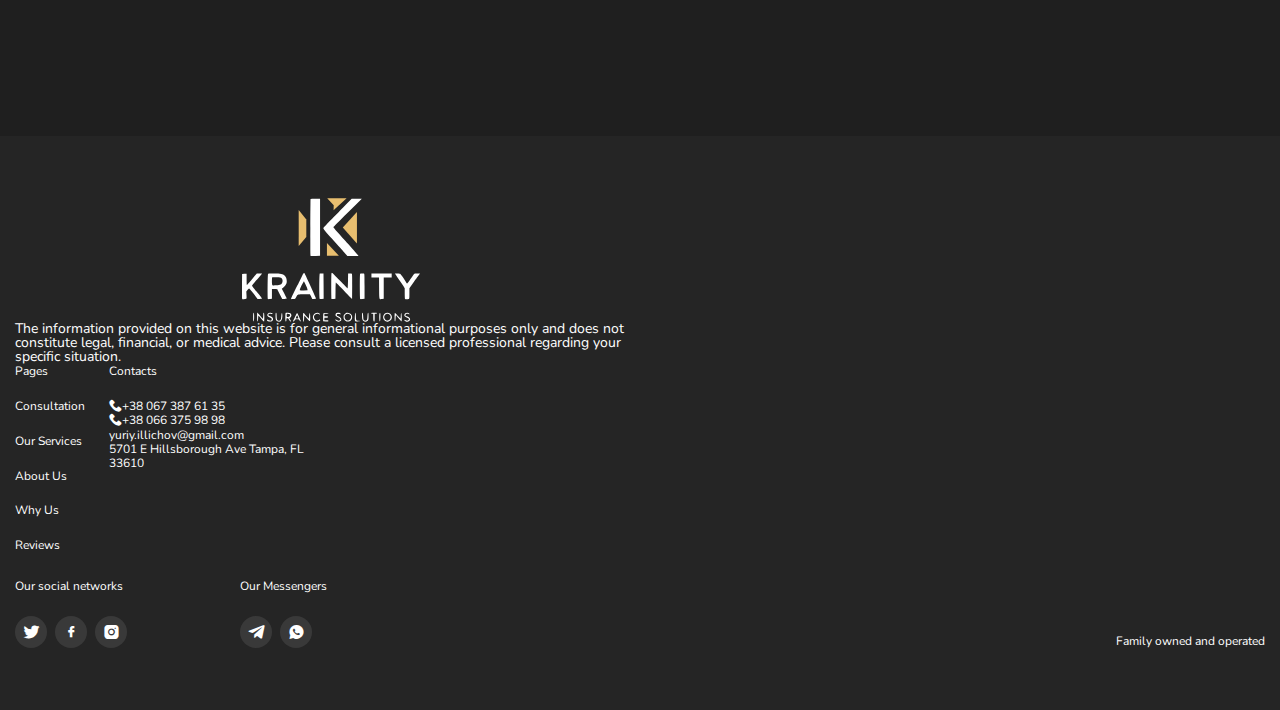
<file: about-us.html>
<!DOCTYPE html>
<html lang="en">

<head>
	<title>AboutPage</title>
	<meta charset="UTF-8">
	<meta name="format-detection" content="telephone=no">
	<!-- <style>body{opacity: 0;}</style> -->
	<link rel="stylesheet" href="css/style.min.css?_v=20251102200832">
	<link rel="shortcut icon" href="favicon.ico">
	<!-- <meta name="robots" content="noindex, nofollow"> -->
	<meta name="viewport" content="width=device-width, initial-scale=1.0">
</head>

<body>
	<div class="wrapper">
		<header class="header" data-scroll-show>
			<div class="header__container">
				<a href="" class="header__logo"><img src="img/logo.svg" alt=""></a>
				<div class="header__phones-mobile phones">
					<a href="tel:+380673876135" class="phones__icon _icon-phone"></a>
				</div>
				<button class="icon-menu" type="button">
					<div class="lines">
						<span></span>
					</div>
				</button>
				<div class="header__wrap menu-wrap">
					<div class="header__menu menu">
						<nav class="menu__body">
							<ul class="menu__list">
								<li class="menu__item"><a href="#calendar" class="menu__link">consultation</a></li>
								<li class="menu__item sub-in">
									<a href="krainity/service" class="menu__link _icon-arrow-down">our services</a>
									<ul class="menu__sublist sublist">
										<li class="sublist__item">
											<a class="sublist__link" href="krainity/servic">health insurance</a>
										</li>
										<li class="sublist__item">
											<a class="sublist__link" href="#">life insurance</a>
										</li>
										<li class="sublist__item">
											<a class="sublist__link" href="#">accident protection</a>
										</li>
										<li class="sublist__item">
											<a class="sublist__link" href="#">Accidental disability</a>
										</li>
										<li class="sublist__item">
											<a class="sublist__link" href="#">criticall illness protection</a>
										</li>
										<li class="sublist__item">
											<a class="sublist__link" href="#">Dental | Vision</a>
										</li>
										<li class="sublist__item">
											<a class="sublist__link" href="#">Employees | group coverage</a>
										</li>
									</ul>
								</li>
								<li class="menu__item"><a href="krainity/about-us" class="menu__link">about us</a></li>
								<li class="menu__item"><a href="#why-us" class="menu__link">why us</a></li>
								<li class="menu__item"><a href="#reviews" class="menu__link">reviews</a></li>
								<li class="menu__item"><a href="krainity/contacts" class="menu__link">Contacts</a></li>
							</ul>
						</nav>
					</div>

					<div class="header__phones phones">
						<a href="tel:+380673876135" class="phones__icon _icon-phone"></a>

						<!-- <div class="phones__main">
					<div class="phones__icon _icon-phone"></div>
					<button class="phone" type="button">
						<span>+38 067 387 61 35</span>
						<span class="arrow-down  _icon-arrow-down"></span>
					</button>
					<div class="phones__dropdown">
						<ul>
							<li><a href="tel:+380673876135">+38 067 387 61 35</a></li>
							<li><a href="tel:+380663759898">+38 066 375 98 98</a></li>
						</ul>
					</div>
				</div> -->
					</div>
					<div class="header__bottom">
						<div class="messengers">
							<button class="messengers__btn _icon-arrow-down">Our social networks</button>
							<ul class="messengers__list">
								<li class="messengers__item">
									<a href="#" target="_blank" class="messengers__link _icon-whatsapp" data-label="whatsapp">whatsapp</a>
								</li>
								<li class="messengers__item">
									<a href="#" target="_blank" class="messengers__link _icon-telegram" data-label="telegram">telegram</a>
								</li>
								<li class="messengers__item">
									<a href="#" target="_blank" class="messengers__link _icon-facebook" data-label="facebook">facebook</a>
								</li>
								<li class="messengers__item">
									<a href="#" target="_blank" class="messengers__link _icon-instagram" data-label="instagram">instagram</a>
								</li>
								<li class="messengers__item">
									<a href="#" target="_blank" class="messengers__link _icon-linkedin" data-label="linkedin">linkedin</a>
								</li>
								<li class="messengers__item">
									<a href="#" target="_blank" class="messengers__link _icon-twiter" data-label="twiter">twiter</a>
								</li>
							</ul>
						</div>

						<div class="header__lang lang">
							<ul class="lang__list">
								<li class="lang__item">
									<a href="#" class="lang__link active" aria-label="lang-en">en</a>
								</li>
								<li class="lang__item">
									<a href="#" class="lang__link " aria-label="lang-ru">Ru</a>
								</li>
							</ul>
						</div>
					</div>
				</div>
			</div>
		</header>
		<main class="page about-us-page">
			<section class="hero-about">
				<div class="hero-about__bg">
					<img src="img/hero-bg.webp" alt="hero bg">
				</div>
				<div class="hero-about__container">
					<h1 class="hero-about__title">Lorem ipsum dolor sit amet</h1>
					<div class="hero-about__text">
						<p>
							Lorem ipsum dolor sit amet
						</p>
					</div>

					<div class="hero-about__bottom">
						<a class="hero-about__link button" href="#">Get a free Quote</a>
						<a class="hero-about__link button-border" href="tel:+380673876135">Call now</a>
					</div>
				</div>
			</section>
			<section class="section content-block">
				<div class="content-block__container">
					<div class="content-block__row">
						<div class="content-block__box">
							<h2 class="content-block__title title">About us</h2>
							<div class="content-block__text">
								<p>My name is Yurii Illichov, founder of Krainity Insurance Solutions.</p>
								<p>I help individuals, families, and business owners find clear, personalized health
									coverage—without stress.</p>
								<p>With a Law degree, I bring diligence, honesty, and attention to every detail.</p>
								<p>Born in Ukraine, I created Krainity—a blend of Ukraine and Serenity—to reflect peace
									and
									stability.</p>
								<p>For me, this work is more than business—it’s a spiritual service to protect and
									support
									people.</p>
							</div>
						</div>
						<div class="content-block__images">
							<div class="content-block__img">
								<img src="img/user.webp" alt="user">
							</div>
							<div class="content-block__img">
								<img src="img/family.webp" alt="family decor">
							</div>
						</div>
					</div>
				</div>
			</section>
			<section class="section why-us black_bg" id="our-services">
				<div class="why-us__container">
					<h2 class="why-us__title title">our services</h2>
					<div class="why-us__subtitle subtitle">Types of insurance I help with</div>
					<div class="why-us__inner">
						<div class="why-us__list">
							<div class="why-us__item">
								<div class="why-us__icon">
									<img src="img/services/health.svg" alt="health insurance">
								</div>
								<h3 class="why-us__heading">health insurance</h3>
								<p class="why-us__text">
									Compare individual or family options. Usually there are two ways to get a good
									coverage
									based on your income or based on
									your health Compare individual or family options. Usually there are two ways to get
									a
									good coverage based on your income
									or based on your healthCompare individual or family options. Usually there are two
									ways
									to get a good coverage based on
									your income or based on your health
								</p>
								<div class="why-us__bottom">
									<a class="why-us__link button" href="#">Get a Quote</a>
								</div>
							</div>
							<div class="why-us__item">
								<div class="why-us__icon">
									<img src="img/services/life.svg" alt="life insurance">
								</div>
								<h3 class="why-us__heading">life insurance</h3>
								<p class="why-us__text">
									Compare individual or family options. Usually there are two ways to get a good
									coverage
									based on your income or based on
									your health
								</p>
								<div class="why-us__bottom">
									<a class="why-us__link button" href="#">Get a Quote</a>
								</div>
							</div>
							<div class="why-us__item">
								<div class="why-us__icon">
									<img src="img/services/accident.svg" alt="accident protection">
								</div>
								<h3 class="why-us__heading">accident protection</h3>
								<p class="why-us__text">
									Compare individual or family options. Usually there are two ways to get a good
									coverage
									based on your income or based on
									your health.Usually there are two ways to get a good coverage based on your income
									or
									based on your health </p>
								<div class="why-us__bottom">
									<a class="why-us__link button" href="#">Get a Quote</a>
								</div>
							</div>
							<div class="why-us__item">
								<div class="why-us__icon">
									<img src="img/services/accidental.svg" alt="Accidental disability">
								</div>
								<h3 class="why-us__heading">Accidental disability</h3>
								<p class="why-us__text">
									Compare individual or family options. Usually there are two ways to get a good
									coverage
								</p>
								<div class="why-us__bottom">
									<a class="why-us__link button" href="#">Get a Quote</a>
								</div>
							</div>
							<div class="why-us__item">
								<div class="why-us__icon">
									<img src="img/services/criticall.svg" alt="criticall illness protection">
								</div>
								<h3 class="why-us__heading">criticall illness protection</h3>
								<p class="why-us__text">
									Compare individual or family options. Usually there are two ways to get a good
									coverage
									based on your income or based on
									your health
								</p>
								<div class="why-us__bottom">
									<a class="why-us__link button" href="#">Get a Quote</a>
								</div>
							</div>
							<div class="why-us__item">
								<div class="why-us__icon">
									<img src="img/services/dental.svg" alt="Dental | Vision">
								</div>
								<h3 class="why-us__heading">Dental | Vision</h3>
								<p class="why-us__text">
									Compare individual or family options. Usually there are two ways to get a good
									coverage
									based on your income or based on
									your health
								</p>
								<div class="why-us__bottom">
									<a class="why-us__link button" href="#">Get a Quote</a>
								</div>
							</div>
							<div class="why-us__item">
								<div class="why-us__icon">
									<img src="img/services/employees.svg" alt="Employees | group coverage">
								</div>
								<h3 class="why-us__heading">Employees | group coverage</h3>
								<p class="why-us__text">
									Compare individual or family options. Usually there are two ways to get a good
									coverage
									based on your income or based on
									your health
								</p>
								<div class="why-us__bottom">
									<a class="why-us__link button" href="#">Get a Quote</a>
								</div>
							</div>
						</div>
					</div>
				</div>
			</section>
			<section class="section why-us" id="why-us">
				<div class="why-us__container">
					<h2 class="why-us__title title">Why Us</h2>
					<div class="why-us__slider swiper">
						<div class="why-us__wrapper swiper-wrapper">
							<div class="why-us__slide swiper-slide">
								<div class="why-us__item">
									<div class="why-us__icon">
										<img src="img/about/01.svg" alt="Precision You
									Can Trust">
									</div>
									<h3 class="why-us__heading">Precision You
										Can Trust</h3>
									<p class="why-us__text">
										With in-depth policy analysis backed by legal expertise, we provide customized
										solutions tailored to your needs — all
										with a commitment to reliability and accuracy you can count on
									</p>
								</div>
							</div>
							<div class="why-us__slide swiper-slide">
								<div class="why-us__item">
									<div class="why-us__icon">
										<img src="img/about/02.svg" alt="Mindful, Not Pushy">
									</div>
									<h3 class="why-us__heading">Mindful, Not Pushy</h3>
									<p class="why-us__text">
										No pressure, no rush, just open and honest conversations guided by expertise.
										Feel comfortable, we suggest enjoying a
										glass of wine or a cup of tea while we explore the best options for you
									</p>
								</div>
							</div>
							<div class="why-us__slide swiper-slide">
								<div class="why-us__item">
									<div class="why-us__icon">
										<img src="img/about/03.svg" alt="Roots In Resilience">
									</div>
									<h3 class="why-us__heading">Roots In Resilience</h3>
									<p class="why-us__text">
										Coming from Ukraine, we understand how essential reliable coverage is. Our
										mission is to protect what matters most —
										your health and life — with care, experience and deep expertise
									</p>
								</div>
							</div>
							<div class="why-us__slide swiper-slide">
								<div class="why-us__item">
									<div class="why-us__icon">
										<img src="img/about/04.svg" alt="Concierge Service">
									</div>
									<h3 class="why-us__heading">Concierge Service</h3>
									<p class="why-us__text">
										Skip the hold times and get personalized guidance from a dedicated advisor, with
										a full review of public and private
										coverage options from major carriers — tailored just for you
									</p>
								</div>
							</div>
							<div class="why-us__slide swiper-slide">
								<div class="why-us__item">
									<div class="why-us__icon">
										<img src="img/about/05.svg" alt="Empowering
									Your Future">
									</div>
									<h3 class="why-us__heading">Empowering
										Your Future</h3>
									<p class="why-us__text">
										Licensed in 30+ states, we offer more than insurance — we provide peace of mind
										for your future. Focused on long-term
										security, we help you build real protection today so you can thrive tomorrow
									</p>
								</div>
							</div>
						</div>
						<div class="swiper-nav">
							<button class="swiper-button-prev _icon-arrow-prev" type="button"></button>
							<div class="swiper-pagination"></div>
							<button class="swiper-button-next _icon-arrow-next" type="button"></button>
						</div>
					</div>
				</div>
			</section>
			<div class="section calendar black_bg" id="calendar">
				<div class="calendar__container">
					<h2 class="calendar__title title">get in touch</h2>
					<!-- Calendly inline widget begin -->
					<div class="calendly-inline-widget" data-url="https://calendly.com/yuriy-illichov/health-insurance" style="min-width:320px;height:700px;"></div>
					<script type="text/javascript" src="https://assets.calendly.com/assets/external/widget.js?_v=20251102200832" async></script>
					<!-- Calendly inline widget end -->
				</div>
			</div>
		</main>
		<footer class="footer">
			<div class="footer__container">
				<div class="footer__inner">
					<div class="footer__top">
						<a href="/" class="footer__logo"><img src="img/logo.svg" alt=""></a>
						<div class="footer__text">
							<p>
								The information provided on this website is for general informational purposes only and does not
								constitute legal,
								financial, or medical advice. Please consult a licensed professional regarding your specific
								situation.
							</p>
						</div>
					</div>
					<div class="footer__row">
						<div class="footer__col">
							<nav class="footer__nav">
								<h4 class="footer__heading">Pages</h4>
								<ul class="footer__list">
									<li class="footer__item"><a href="#calendar" class="footer__link">Consultation</a></li>
									<li class="footer__item"><a href="#our-services" class="footer__link">Our services</a></li>
									<li class="footer__item"><a href="#about-us" class="footer__link">About us</a></li>
									<li class="footer__item"><a href="#why-us" class="footer__link">Why us</a></li>
									<li class="footer__item"><a href="#reviews" class="footer__link">Reviews</a></li>
								</ul>
							</nav>
							<div class="footer__contact">
								<h4 class="footer__heading">Contacts</h4>
								<div class="footer__phones contact">
									<a class="contact__link _icon-phone" href="tel:+380673876135">+38 067 387 61 35</a>
									<a class="contact__link _icon-phone" href="tel:+380663759898">+38 066 375 98 98</a>
									<a class="contact__link _icon-email" href="mailto:yuriy.illichov@gmail.com">yuriy.illichov@gmail.com</a>
									<a class="contact__link _icon-location" href="https://www.google.com/maps/place/5701+E+Hillsborough+Ave,+Tampa,+FL+33610" target="_blank">
										5701 E Hillsborough Ave Tampa, FL 33610
									</a>
								</div>
							</div>
						</div>
						<div class="footer__col footer__messengers">
							<div class="messengers">
								<h4 class="messengers__title">Our social networks</h4>
								<ul class="messengers__list">
									<li class="messengers__item">
										<a href="#" target="_blank" class="messengers__link _icon-twiter" data-label="twiter"></a>
									</li>
									<li class="messengers__item">
										<a href="#" target="_blank" class="messengers__link _icon-facebook" data-label="facebook"></a>
									</li>
									<li class="messengers__item">
										<a href="#" target="_blank" class="messengers__link _icon-instagram" data-label="instagram"></a>
									</li>
								</ul>
							</div>
							<div class="messengers">
								<h4 class="messengers__title">Our Messengers</h4>
								<ul class="messengers__list">
									<li class="messengers__item">
										<a href="#" target="_blank" class="messengers__link _icon-telegram" data-label="telegram"></a>
									</li>
									<li class="messengers__item">
										<a href="#" target="_blank" class="messengers__link _icon-whatsapp" data-label="whatsapp"></a>
									</li>
								</ul>
							</div>


						</div>
					</div>
				</div>
				<div class="footer__messages">Family owned and operated</div>
			</div>
		</footer>
	</div>
	<script src="js/app.min.js?_v=20251102200832"></script>
</body>

</html>
</file>
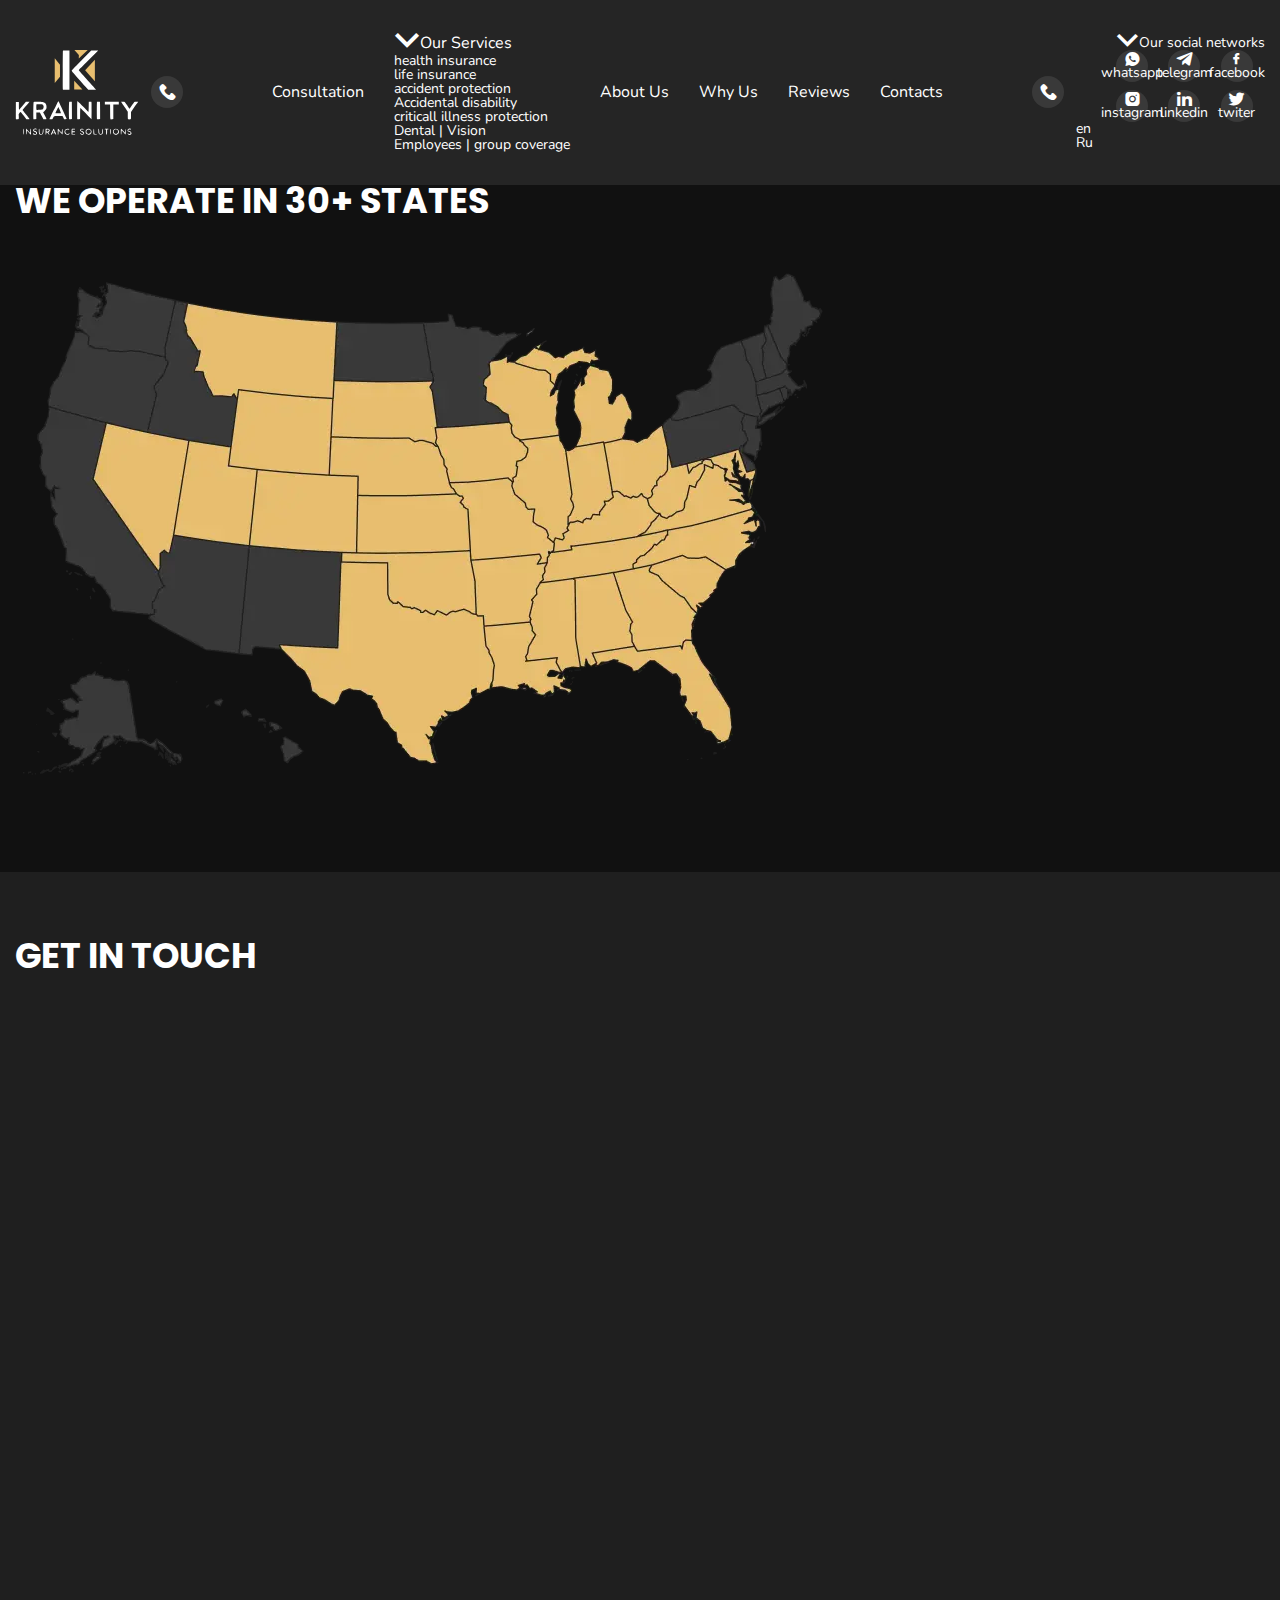
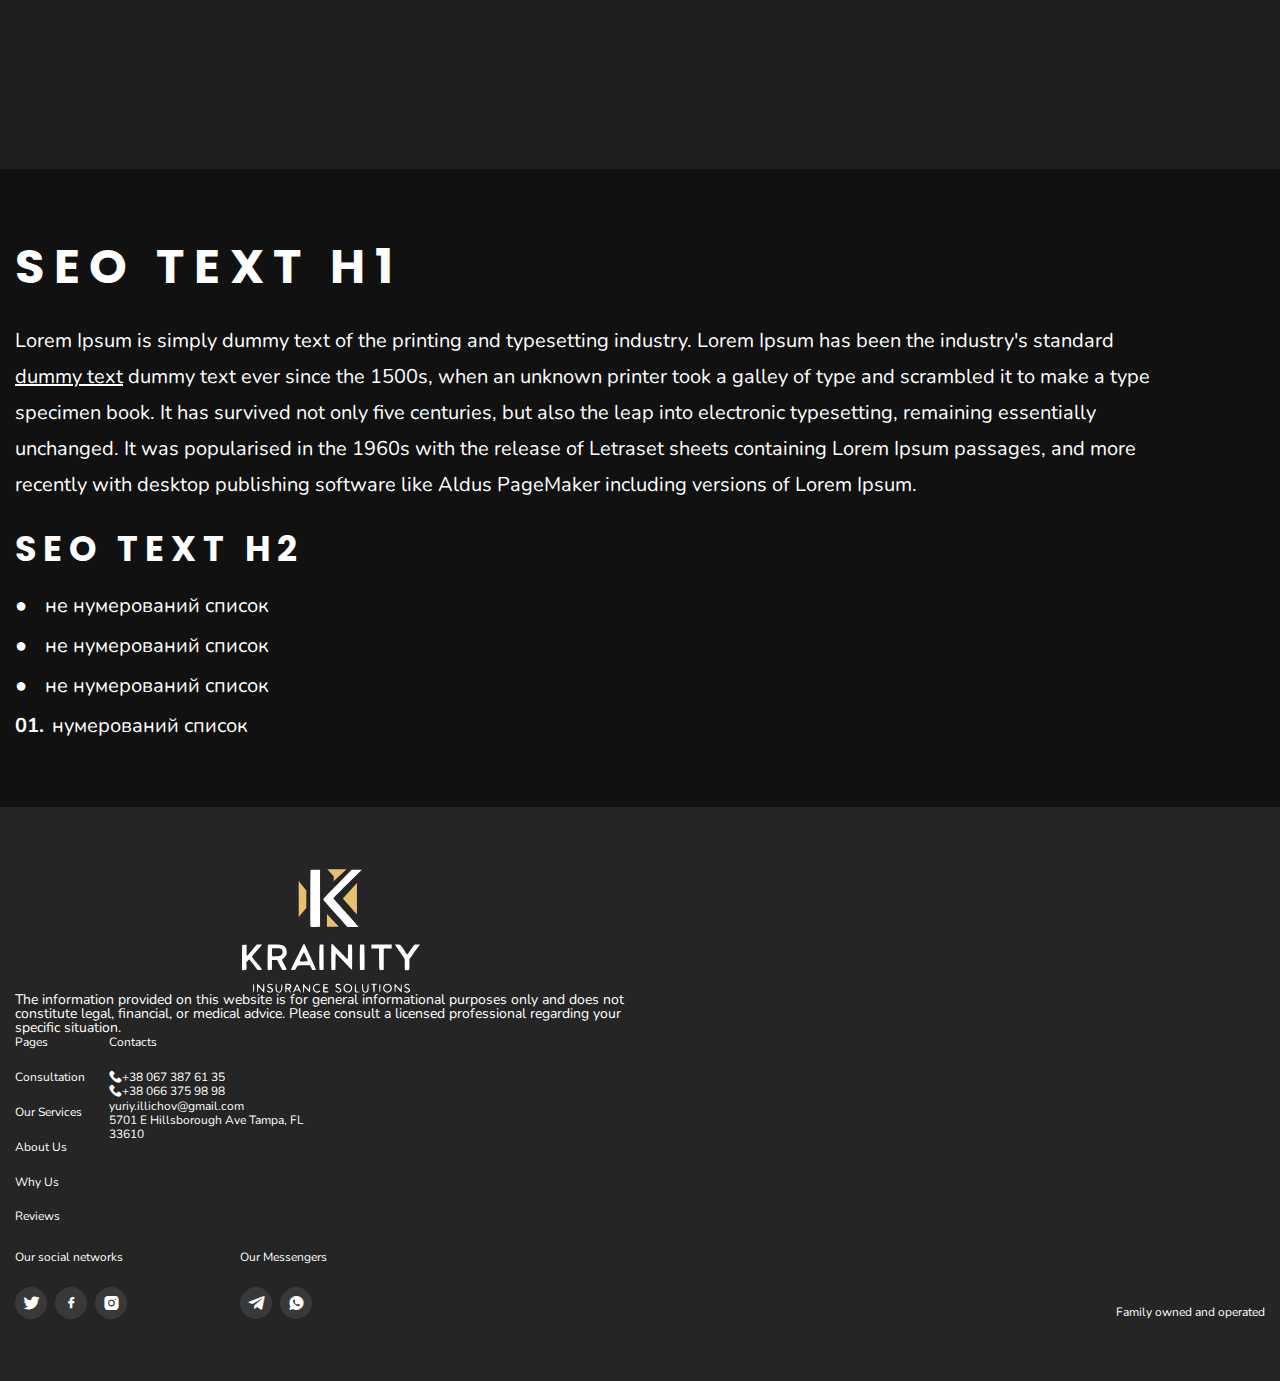
<file: contacts.html>
<!DOCTYPE html>
<html lang="en">

<head>
	<title>ContactsPage</title>
	<meta charset="UTF-8">
	<meta name="format-detection" content="telephone=no">
	<!-- <style>body{opacity: 0;}</style> -->
	<link rel="stylesheet" href="css/style.min.css?_v=20251102000032">
	<link rel="shortcut icon" href="favicon.ico">
	<!-- <meta name="robots" content="noindex, nofollow"> -->
	<meta name="viewport" content="width=device-width, initial-scale=1.0">
</head>

<body>
	<div class="wrapper">
		<header class="header" data-scroll-show>
			<div class="header__container">
				<a href="" class="header__logo"><img src="img/logo.svg" alt=""></a>
				<div class="header__phones-mobile phones">
					<a href="tel:+380673876135" class="phones__icon _icon-phone"></a>
				</div>
				<button class="icon-menu" type="button">
					<div class="lines">
						<span></span>
					</div>
				</button>
				<div class="header__wrap menu-wrap">
					<div class="header__menu menu">
						<nav class="menu__body">
							<ul class="menu__list">
								<li class="menu__item"><a href="#calendar" class="menu__link">consultation</a></li>
								<li class="menu__item sub-in">
									<a href="/service" class="menu__link _icon-arrow-down">our services</a>
									<ul class="menu__sublist sublist">
										<li class="sublist__item">
											<a class="sublist__link" href="#">health insurance</a>
										</li>
										<li class="sublist__item">
											<a class="sublist__link" href="#">life insurance</a>
										</li>
										<li class="sublist__item">
											<a class="sublist__link" href="#">accident protection</a>
										</li>
										<li class="sublist__item">
											<a class="sublist__link" href="#">Accidental disability</a>
										</li>
										<li class="sublist__item">
											<a class="sublist__link" href="#">criticall illness protection</a>
										</li>
										<li class="sublist__item">
											<a class="sublist__link" href="#">Dental | Vision</a>
										</li>
										<li class="sublist__item">
											<a class="sublist__link" href="#">Employees | group coverage</a>
										</li>
									</ul>
								</li>
								<li class="menu__item"><a href="/about-us" class="menu__link">about us</a></li>
								<li class="menu__item"><a href="#why-us" class="menu__link">why us</a></li>
								<li class="menu__item"><a href="#reviews" class="menu__link">reviews</a></li>
								<li class="menu__item"><a href="/contacts" class="menu__link">Contacts</a></li>
							</ul>
						</nav>
					</div>

					<div class="header__phones phones">
						<a href="tel:+380673876135" class="phones__icon _icon-phone"></a>

						<!-- <div class="phones__main">
					<div class="phones__icon _icon-phone"></div>
					<button class="phone" type="button">
						<span>+38 067 387 61 35</span>
						<span class="arrow-down  _icon-arrow-down"></span>
					</button>
					<div class="phones__dropdown">
						<ul>
							<li><a href="tel:+380673876135">+38 067 387 61 35</a></li>
							<li><a href="tel:+380663759898">+38 066 375 98 98</a></li>
						</ul>
					</div>
				</div> -->
					</div>
					<div class="header__bottom">
						<div class="messengers">
							<button class="messengers__btn _icon-arrow-down">Our social networks</button>
							<ul class="messengers__list">
								<li class="messengers__item">
									<a href="#" target="_blank" class="messengers__link _icon-whatsapp" data-label="whatsapp">whatsapp</a>
								</li>
								<li class="messengers__item">
									<a href="#" target="_blank" class="messengers__link _icon-telegram" data-label="telegram">telegram</a>
								</li>
								<li class="messengers__item">
									<a href="#" target="_blank" class="messengers__link _icon-facebook" data-label="facebook">facebook</a>
								</li>
								<li class="messengers__item">
									<a href="#" target="_blank" class="messengers__link _icon-instagram" data-label="instagram">instagram</a>
								</li>
								<li class="messengers__item">
									<a href="#" target="_blank" class="messengers__link _icon-linkedin" data-label="linkedin">linkedin</a>
								</li>
								<li class="messengers__item">
									<a href="#" target="_blank" class="messengers__link _icon-twiter" data-label="twiter">twiter</a>
								</li>
							</ul>
						</div>

						<div class="header__lang lang">
							<ul class="lang__list">
								<li class="lang__item">
									<a href="#" class="lang__link active" aria-label="lang-en">en</a>
								</li>
								<li class="lang__item">
									<a href="#" class="lang__link " aria-label="lang-ru">Ru</a>
								</li>
							</ul>
						</div>
					</div>
				</div>
			</div>
		</header>
		<main class="page contacts-page">

			<section class="section contacts">
				<div class="contacts__container">
					<h1 class="contacts__title title">Contacts</h1>
					<ul class="contacts__list">
						<li class="contacts__item">
							<a href="tel:+15616690610" class="contacts__link _icon-phone">+15616690610</a>
						</li>
						<li class="contacts__item">
							<a href="mailto:yuriy.illichov@gmail.com" class="contacts__link _icon-email">yuriy.illichov@gmail.com</a>
						</li>
						<li class="contacts__item">
							<a class="contacts__link _icon-location" href="https://www.google.com/maps/place/5701+E+Hillsborough+Ave,+Tampa,+FL+33610" target="_blank">
								5701 E Hillsborough Ave Tampa, FL 33610
							</a>
						</li>
					</ul>
					<div class="contacts__map">
						<h2 class="contacts__subtitle title">We operate in 30+ states</h2>
						<div class="contacts__img">
							<img src="img/map.webp" alt="map">
						</div>
					</div>
				</div>
			</section>

			<div class="section calendar black_bg" id="calendar">
				<div class="calendar__container">
					<h2 class="calendar__title title">get in touch</h2>
					<!-- Calendly inline widget begin -->
					<div class="calendly-inline-widget" data-url="https://calendly.com/yuriy-illichov/health-insurance" style="min-width:320px;height:700px;"></div>
					<script type="text/javascript" src="https://assets.calendly.com/assets/external/widget.js?_v=20251102000032" async></script>
					<!-- Calendly inline widget end -->
				</div>
			</div>

			<section class="section seo-text grey_bg">
				<div class="seo-text__container">
					<h1>SEO TEXT h1</h1>
					<p>Lorem Ipsum is simply dummy text of the printing and typesetting industry. Lorem Ipsum has been
						the industry's standard <a href="#">dummy text</a>
						dummy text ever since the 1500s, when an unknown printer took a galley of type and scrambled it
						to make a type specimen
						book. It has survived not only five centuries, but also the leap into electronic typesetting,
						remaining essentially
						unchanged. It was popularised in the 1960s with the release of Letraset sheets containing Lorem
						Ipsum passages, and more
						recently with desktop publishing software like Aldus PageMaker including versions of Lorem
						Ipsum.</p>
					<h2>SEO TEXT h2</h2>
					<ul>
						<li>не нумерований список</li>
						<li>не нумерований список</li>
						<li>не нумерований список</li>
					</ul>
					<ol>
						<li>нумерований список</li>
						<li>нумерований список</li>
						<li>нумерований список</li>
					</ol>
					<h3>SEO TEXT h3</h3>
					<p>Lorem Ipsum is simply dummy text of the printing and typesetting industry. Lorem Ipsum has been
						the industry's standard
						dummy text ever since the 1500s, when an unknown printer took a galley of type and scrambled it
						to make a type specimen
						book. It has survived not only five centuries, but also the leap into electronic typesetting,
						remaining essentially
						unchanged. It was popularised in the 1960s with the release of Letraset sheets containing Lorem
						Ipsum passages, and more
						recently with desktop publishing software like Aldus PageMaker including versions of Lorem
						Ipsum.</p>
					<h4>SEO TEXT h4</h4>
					<p>Lorem Ipsum is simply dummy text of the printing and typesetting industry. Lorem Ipsum has been
						the industry's standard
						dummy text ever since the 1500s, when an unknown printer took a galley of type and scrambled it
						to make a type specimen
						book. It has survived not only five centuries, but also the leap into electronic typesetting,
						remaining essentially
						unchanged. It was popularised in the 1960s with the release of Letraset sheets containing Lorem
						Ipsum passages, and more
						recently with desktop publishing software like Aldus PageMaker including versions of Lorem
						Ipsum.</p>
					<h5>SEO TEXT h5</h5>
					<p>Lorem Ipsum is simply dummy text of the printing and typesetting industry. Lorem Ipsum has been
						the industry's standard
					</p>
					<p>Lorem Ipsum is simply dummy text of the printing and typesetting industry. Lorem Ipsum has been
						the industry's standard
					</p>
					<h6>SEO TEXT h6</h6>
					<p>Lorem Ipsum is simply dummy text of the printing and typesetting industry. Lorem Ipsum has been
						the industry's standard
						dummy text ever since the 1500s, when an unknown printer took a galley of type and scrambled it
						to make a type specimen
						book. It has survived not only five centuries, but also the leap into electronic typesetting,
						remaining essentially
						unchanged. It was popularised in the 1960s with the release of Letraset sheets containing Lorem
						Ipsum passages, and more
						recently with desktop publishing software like Aldus PageMaker including versions of Lorem
						Ipsum.</p>
					<p>Lorem Ipsum is simply dummy text of the printing and typesetting industry. Lorem Ipsum has been
						the industry's standard
						dummy text ever since the 1500s, when an unknown printer took a galley of type and scrambled it
						to make a type specimen
						book. It has survived not only five centuries, but also the leap into electronic typesetting,
						remaining essentially
						unchanged. It was popularised in the 1960s with the release of Letraset sheets containing Lorem
						Ipsum passages, and more
						recently with desktop publishing software like Aldus PageMaker including versions of Lorem
						Ipsum.</p>
				</div>
			</section>
		</main>
		<footer class="footer">
			<div class="footer__container">
				<div class="footer__inner">
					<div class="footer__top">
						<a href="/" class="footer__logo"><img src="img/logo.svg" alt=""></a>
						<div class="footer__text">
							<p>
								The information provided on this website is for general informational purposes only and does not
								constitute legal,
								financial, or medical advice. Please consult a licensed professional regarding your specific
								situation.
							</p>
						</div>
					</div>
					<div class="footer__row">
						<div class="footer__col">
							<nav class="footer__nav">
								<h4 class="footer__heading">Pages</h4>
								<ul class="footer__list">
									<li class="footer__item"><a href="#calendar" class="footer__link">Consultation</a></li>
									<li class="footer__item"><a href="#our-services" class="footer__link">Our services</a></li>
									<li class="footer__item"><a href="#about-us" class="footer__link">About us</a></li>
									<li class="footer__item"><a href="#why-us" class="footer__link">Why us</a></li>
									<li class="footer__item"><a href="#reviews" class="footer__link">Reviews</a></li>
								</ul>
							</nav>
							<div class="footer__contact">
								<h4 class="footer__heading">Contacts</h4>
								<div class="footer__phones contact">
									<a class="contact__link _icon-phone" href="tel:+380673876135">+38 067 387 61 35</a>
									<a class="contact__link _icon-phone" href="tel:+380663759898">+38 066 375 98 98</a>
									<a class="contact__link _icon-email" href="mailto:yuriy.illichov@gmail.com">yuriy.illichov@gmail.com</a>
									<a class="contact__link _icon-location" href="https://www.google.com/maps/place/5701+E+Hillsborough+Ave,+Tampa,+FL+33610" target="_blank">
										5701 E Hillsborough Ave Tampa, FL 33610
									</a>
								</div>
							</div>
						</div>
						<div class="footer__col footer__messengers">
							<div class="messengers">
								<h4 class="messengers__title">Our social networks</h4>
								<ul class="messengers__list">
									<li class="messengers__item">
										<a href="#" target="_blank" class="messengers__link _icon-twiter" data-label="twiter"></a>
									</li>
									<li class="messengers__item">
										<a href="#" target="_blank" class="messengers__link _icon-facebook" data-label="facebook"></a>
									</li>
									<li class="messengers__item">
										<a href="#" target="_blank" class="messengers__link _icon-instagram" data-label="instagram"></a>
									</li>
								</ul>
							</div>
							<div class="messengers">
								<h4 class="messengers__title">Our Messengers</h4>
								<ul class="messengers__list">
									<li class="messengers__item">
										<a href="#" target="_blank" class="messengers__link _icon-telegram" data-label="telegram"></a>
									</li>
									<li class="messengers__item">
										<a href="#" target="_blank" class="messengers__link _icon-whatsapp" data-label="whatsapp"></a>
									</li>
								</ul>
							</div>


						</div>
					</div>
				</div>
				<div class="footer__messages">Family owned and operated</div>
			</div>
		</footer>
	</div>
	<script src="js/app.min.js?_v=20251102000032"></script>
</body>

</html>
</file>
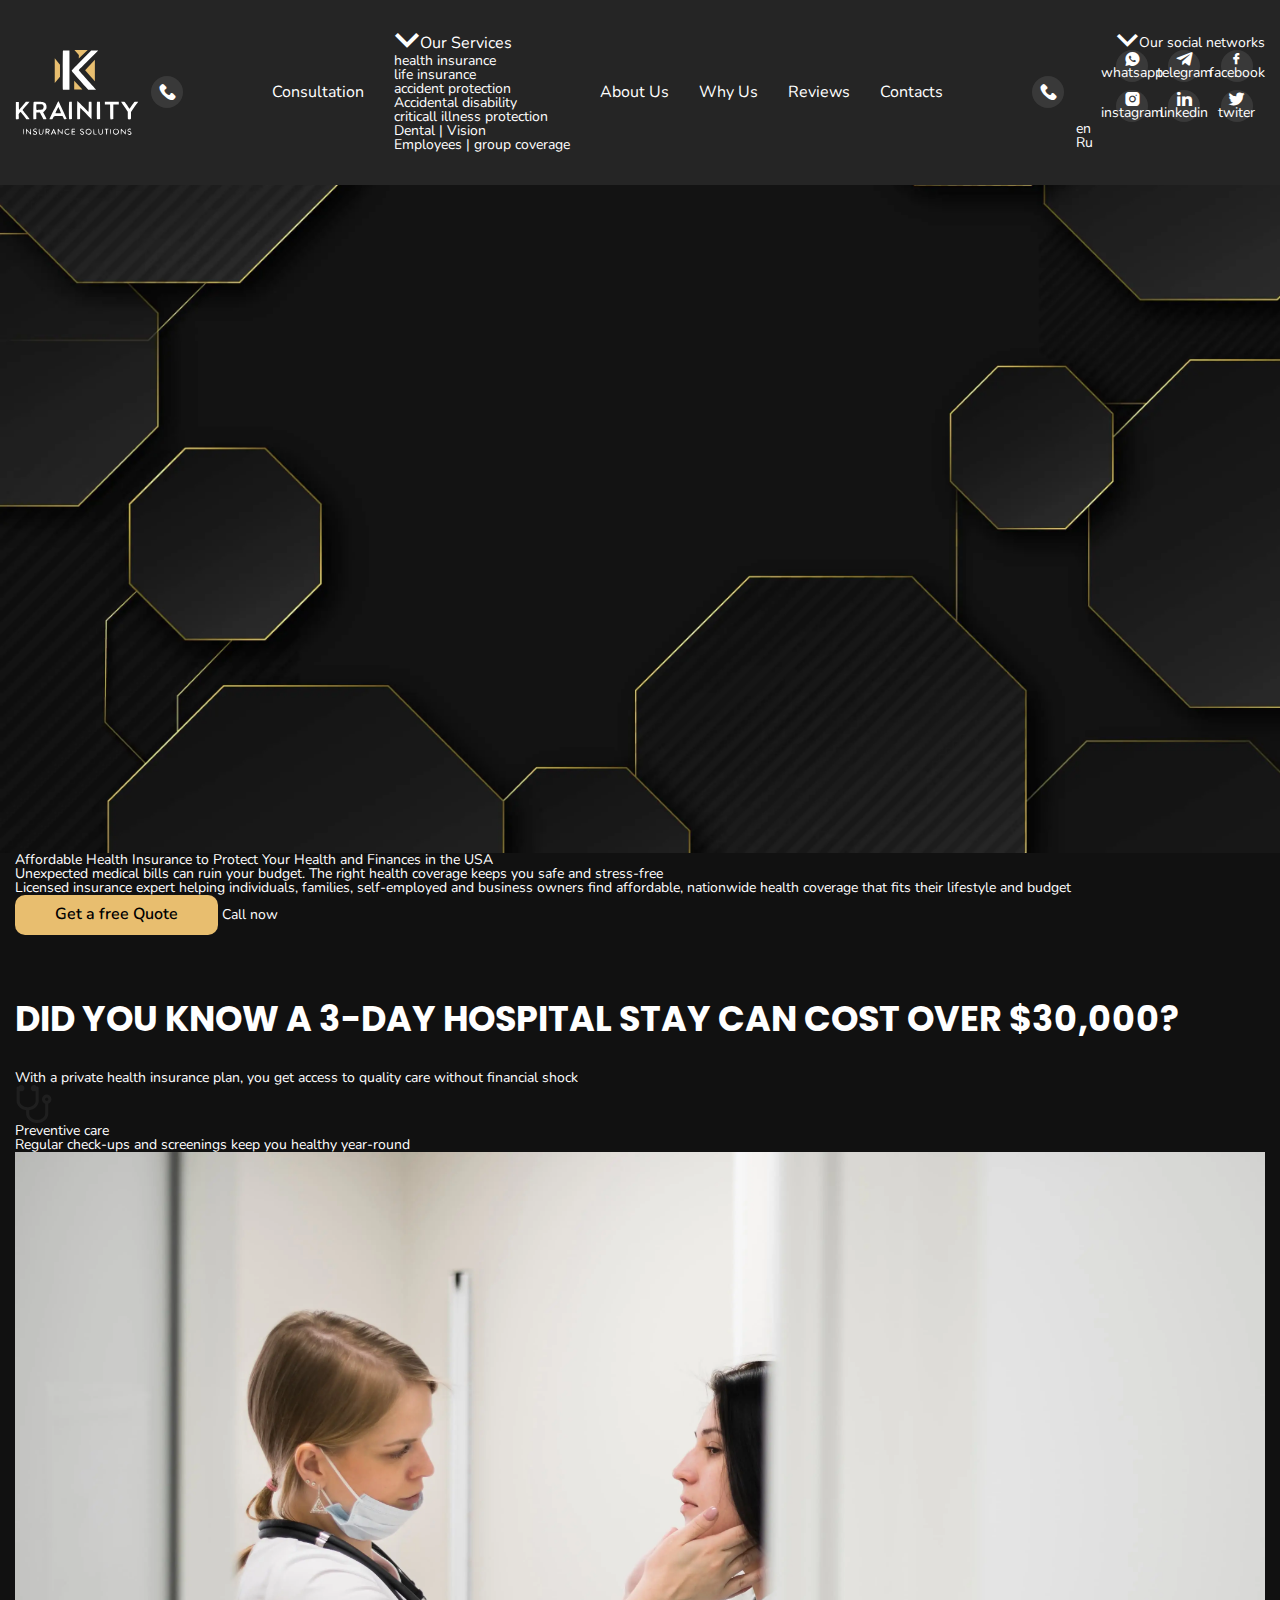
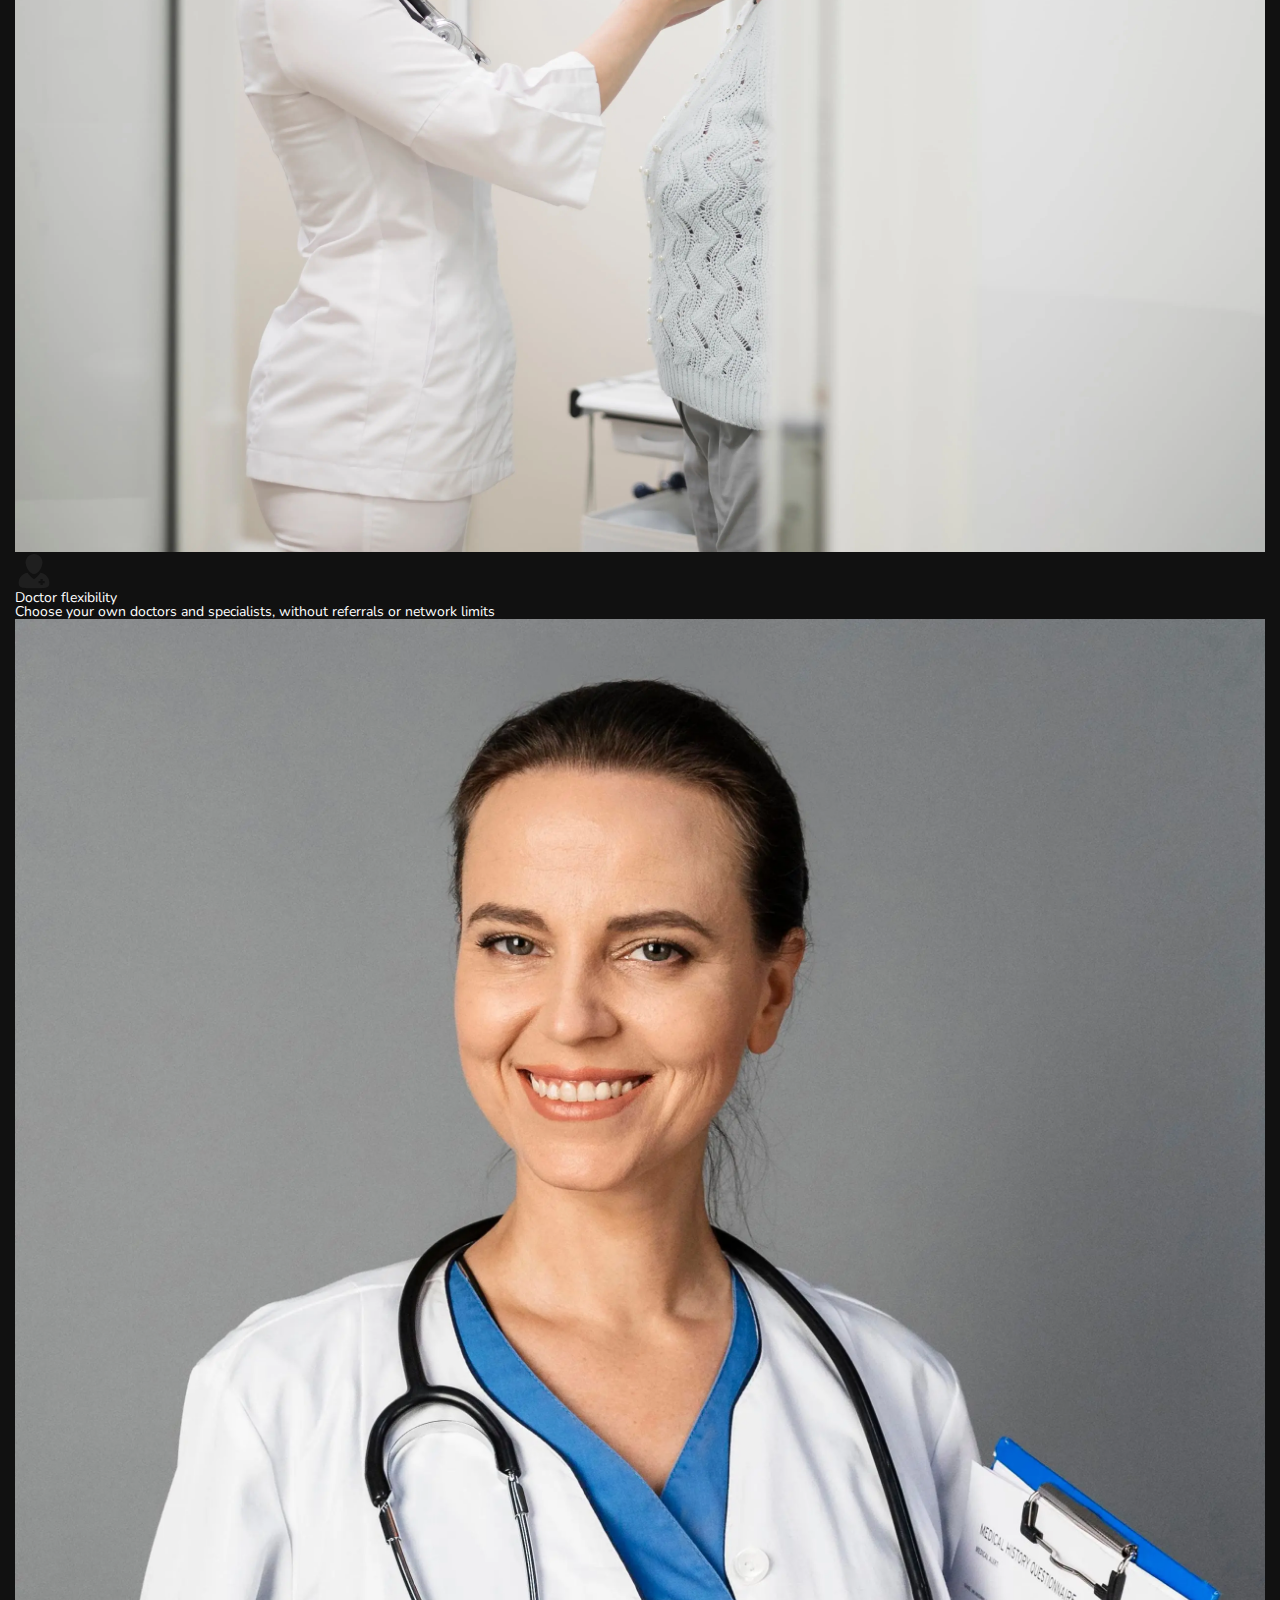
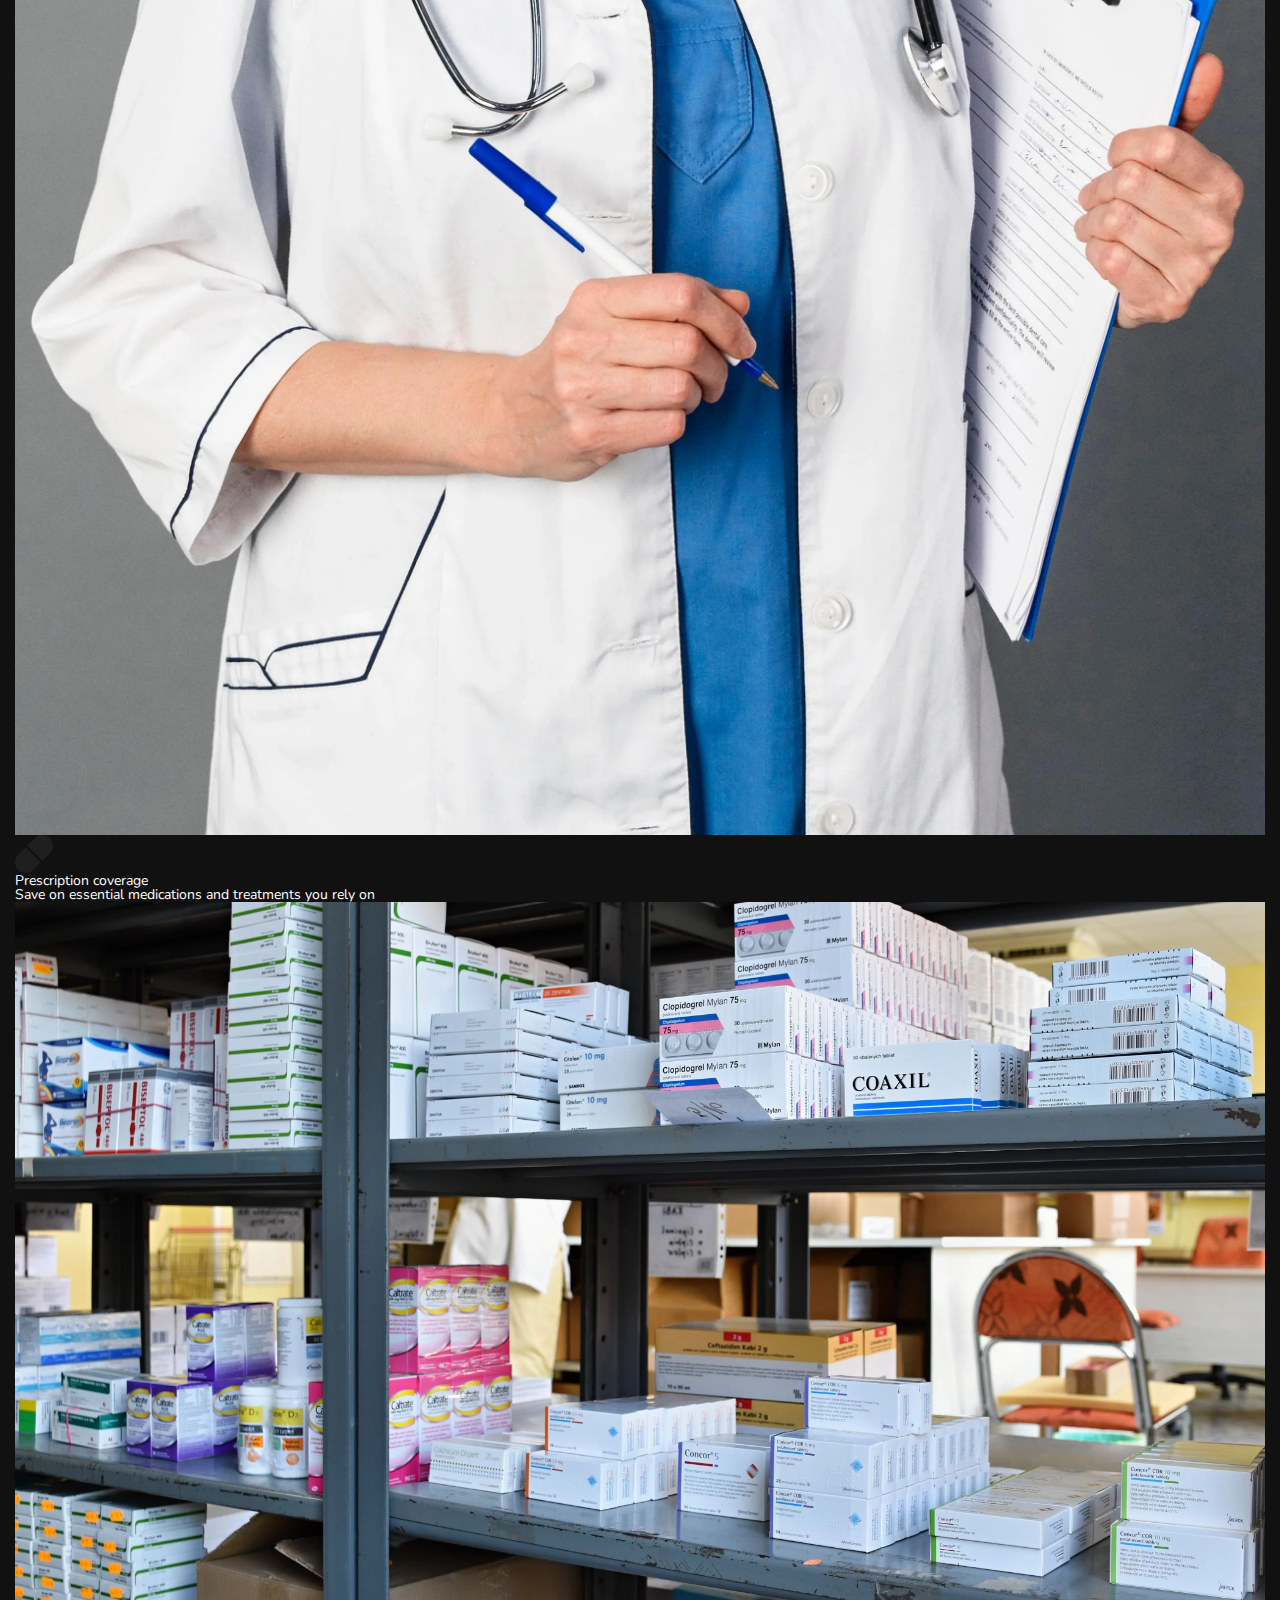
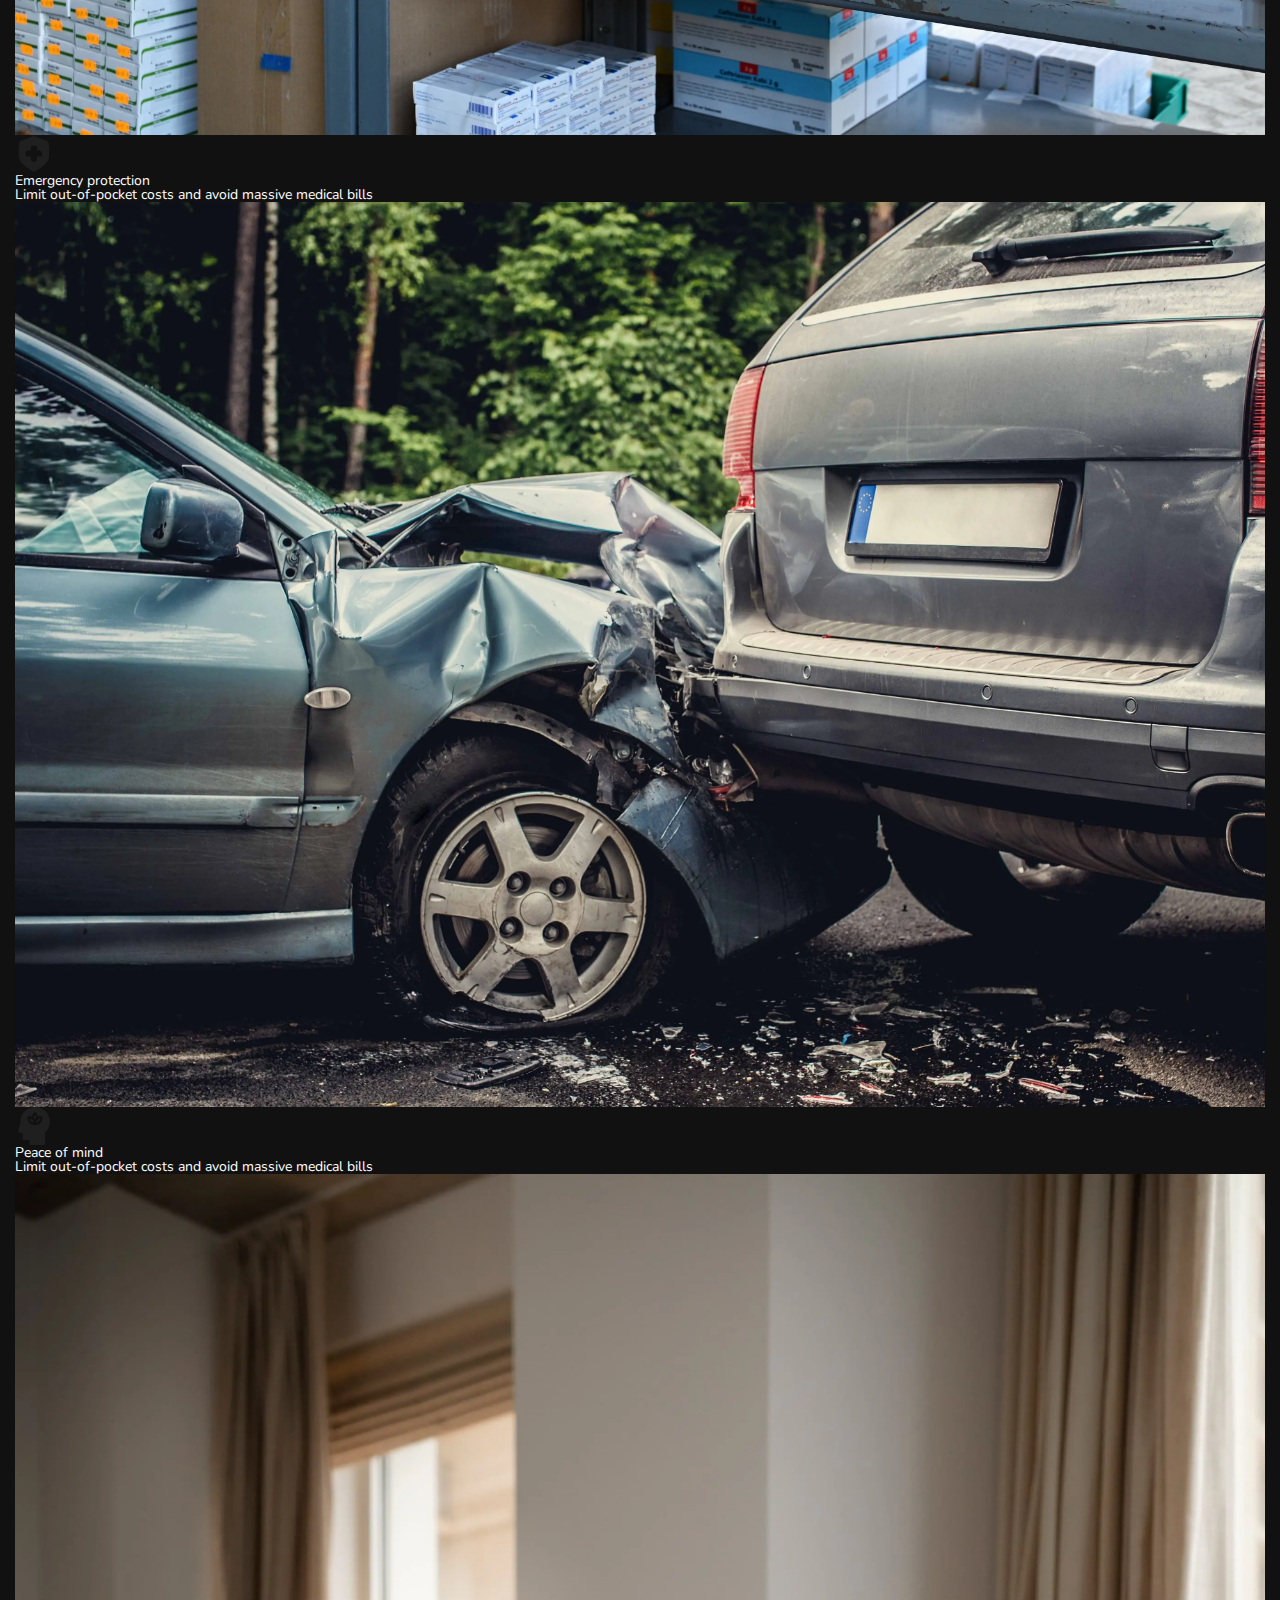
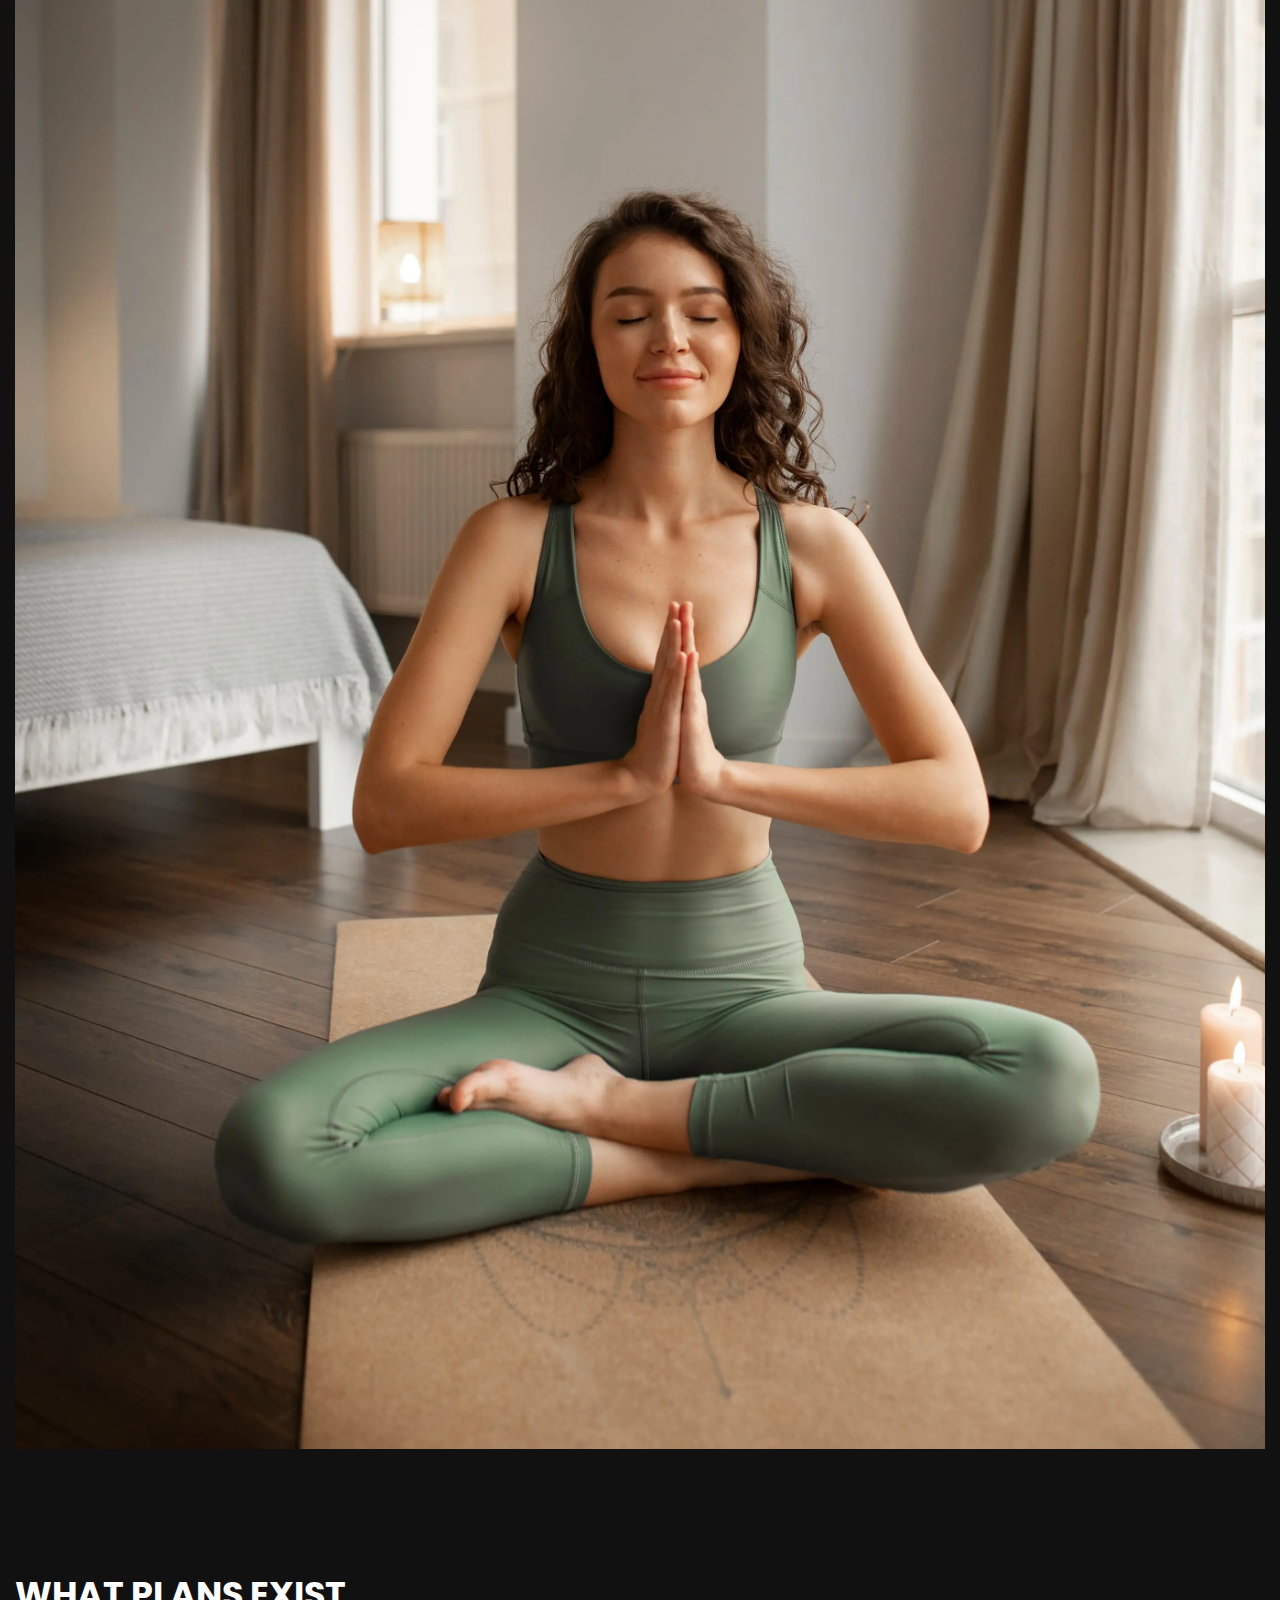
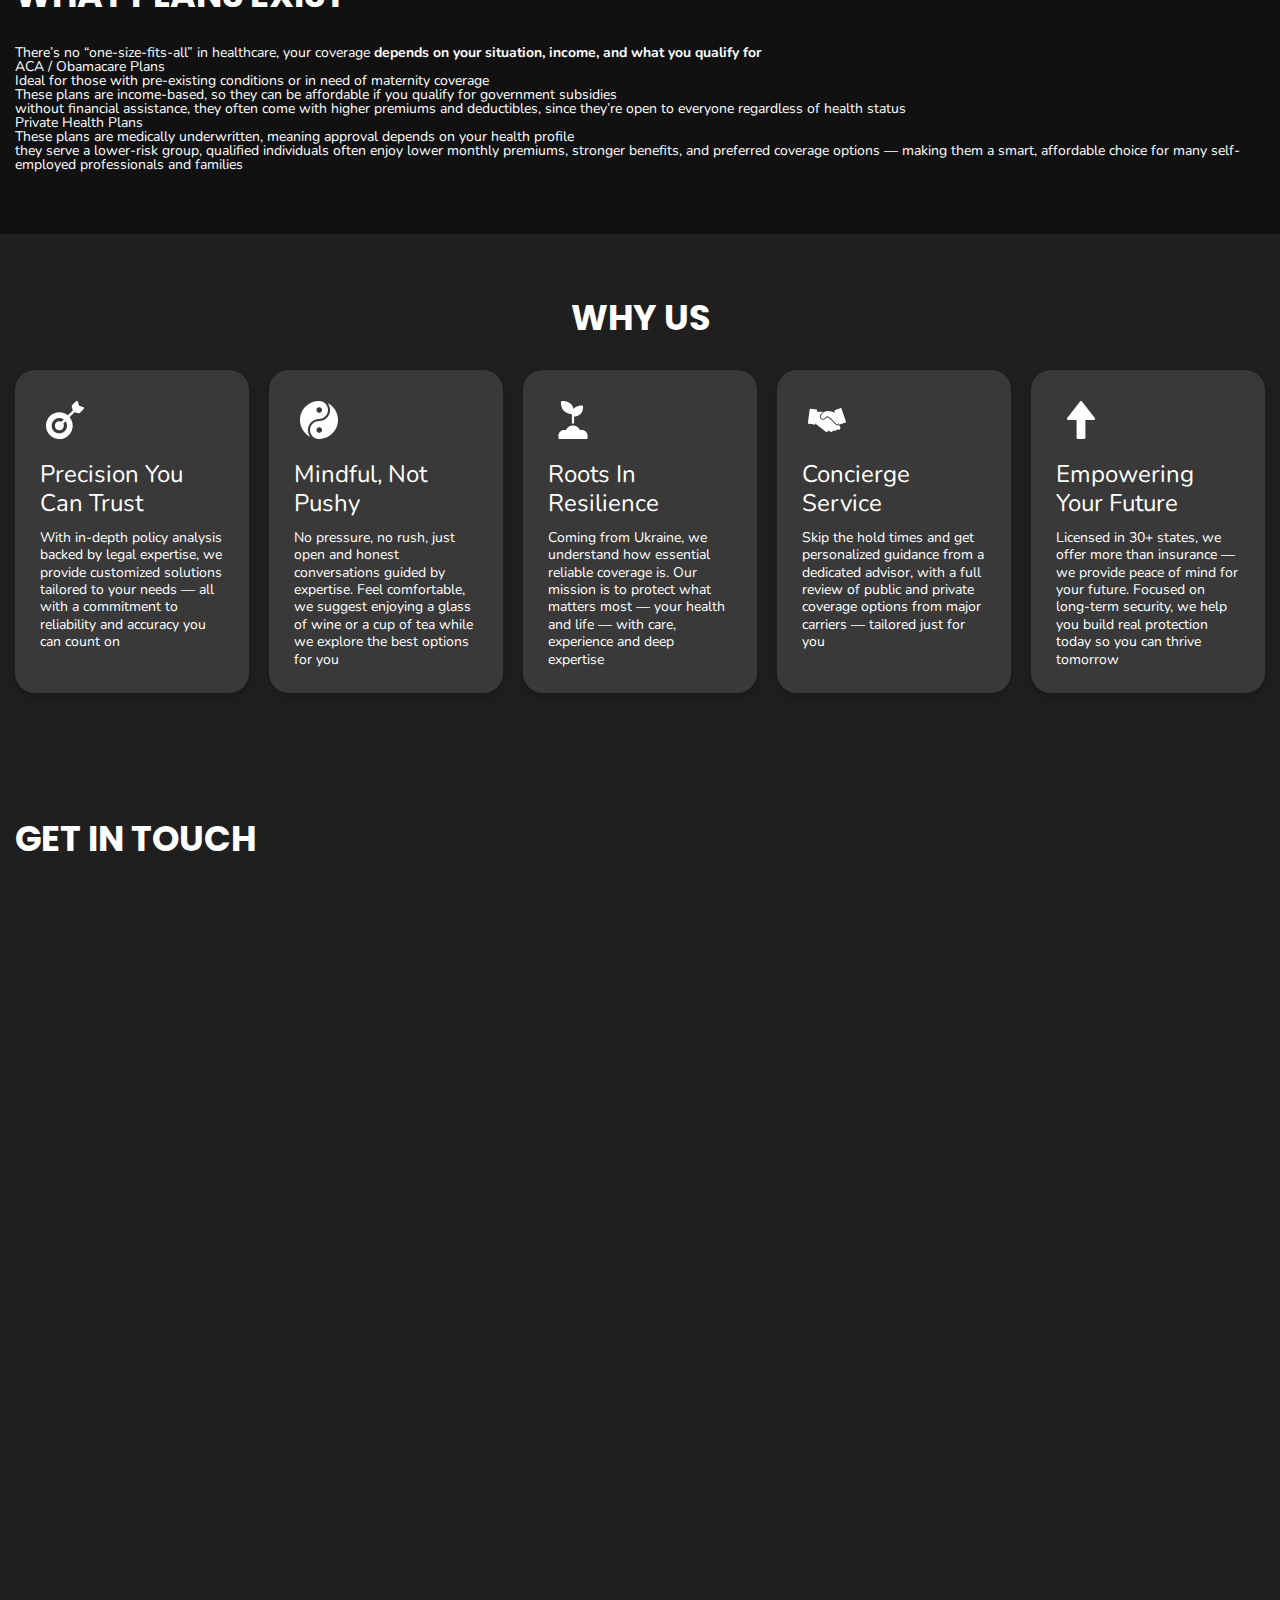
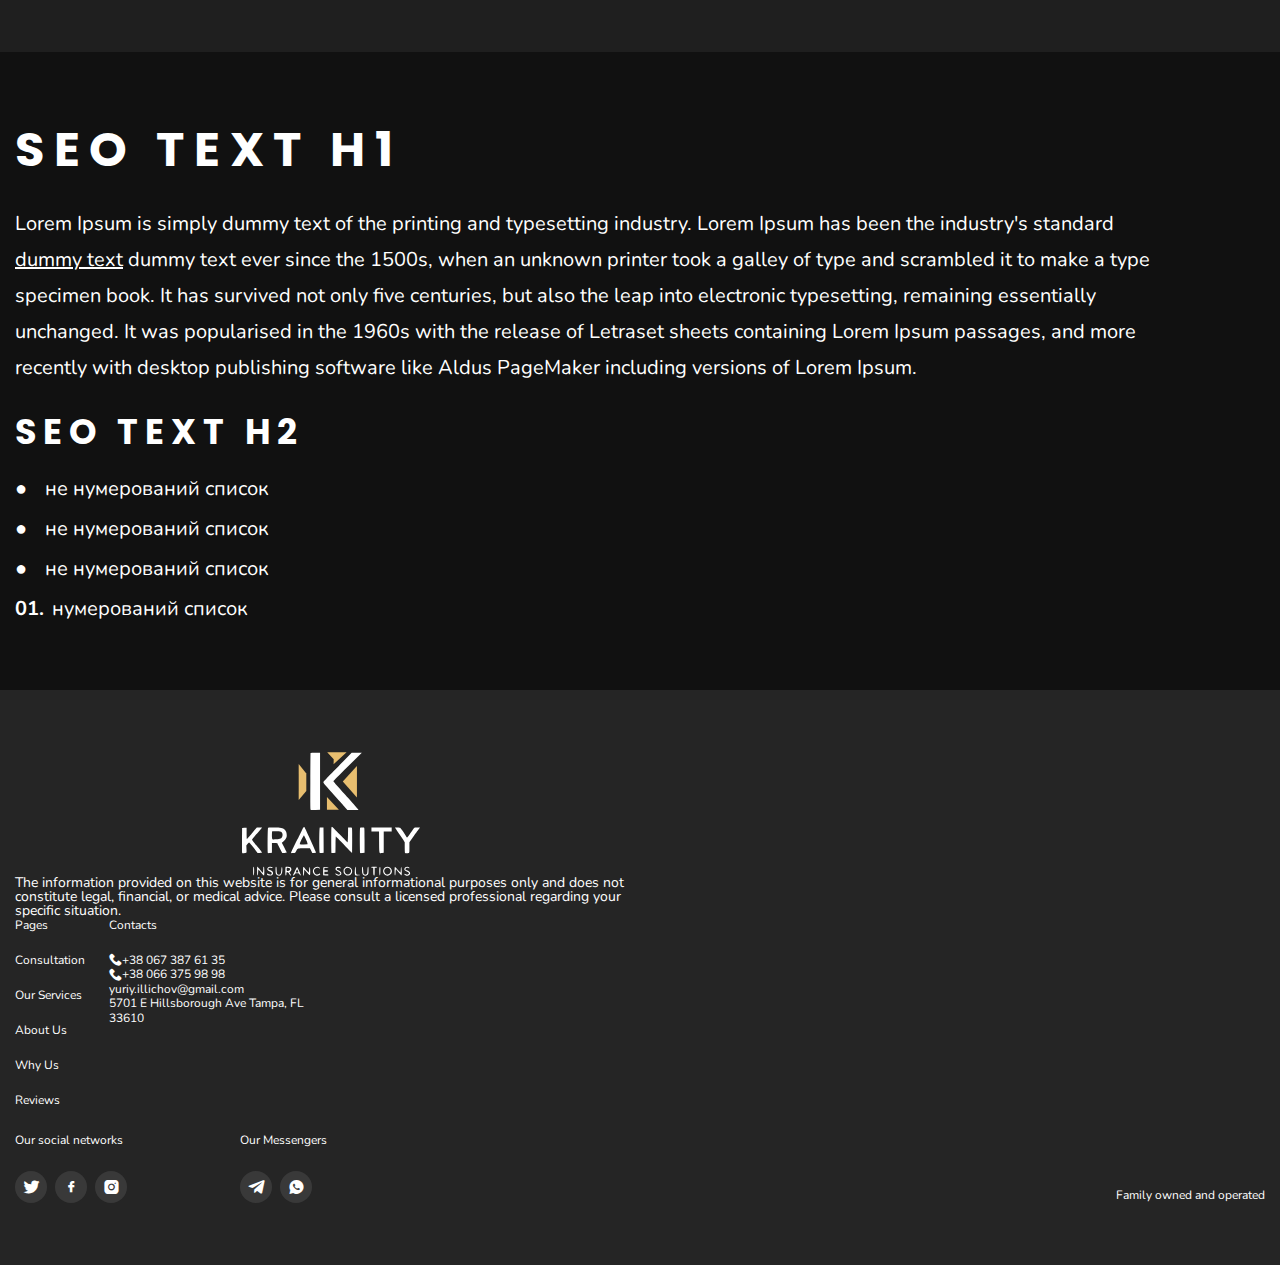
<file: service.html>
<!DOCTYPE html>
<html lang="en">

<head>
	<title>ServicePage</title>
	<meta charset="UTF-8">
	<meta name="format-detection" content="telephone=no">
	<!-- <style>body{opacity: 0;}</style> -->
	<link rel="stylesheet" href="css/style.min.css?_v=20251102001154">
	<link rel="shortcut icon" href="favicon.ico">
	<!-- <meta name="robots" content="noindex, nofollow"> -->
	<meta name="viewport" content="width=device-width, initial-scale=1.0">
</head>

<body>
	<div class="wrapper">
		<header class="header" data-scroll-show>
			<div class="header__container">
				<a href="" class="header__logo"><img src="img/logo.svg" alt=""></a>
				<div class="header__phones-mobile phones">
					<a href="tel:+380673876135" class="phones__icon _icon-phone"></a>
				</div>
				<button class="icon-menu" type="button">
					<div class="lines">
						<span></span>
					</div>
				</button>
				<div class="header__wrap menu-wrap">
					<div class="header__menu menu">
						<nav class="menu__body">
							<ul class="menu__list">
								<li class="menu__item"><a href="#calendar" class="menu__link">consultation</a></li>
								<li class="menu__item sub-in">
									<a href="krainity/service" class="menu__link _icon-arrow-down">our services</a>
									<ul class="menu__sublist sublist">
										<li class="sublist__item">
											<a class="sublist__link" href="krainity/servic">health insurance</a>
										</li>
										<li class="sublist__item">
											<a class="sublist__link" href="#">life insurance</a>
										</li>
										<li class="sublist__item">
											<a class="sublist__link" href="#">accident protection</a>
										</li>
										<li class="sublist__item">
											<a class="sublist__link" href="#">Accidental disability</a>
										</li>
										<li class="sublist__item">
											<a class="sublist__link" href="#">criticall illness protection</a>
										</li>
										<li class="sublist__item">
											<a class="sublist__link" href="#">Dental | Vision</a>
										</li>
										<li class="sublist__item">
											<a class="sublist__link" href="#">Employees | group coverage</a>
										</li>
									</ul>
								</li>
								<li class="menu__item"><a href="krainity/about-us" class="menu__link">about us</a></li>
								<li class="menu__item"><a href="#why-us" class="menu__link">why us</a></li>
								<li class="menu__item"><a href="#reviews" class="menu__link">reviews</a></li>
								<li class="menu__item"><a href="krainity/contacts" class="menu__link">Contacts</a></li>
							</ul>
						</nav>
					</div>

					<div class="header__phones phones">
						<a href="tel:+380673876135" class="phones__icon _icon-phone"></a>

						<!-- <div class="phones__main">
					<div class="phones__icon _icon-phone"></div>
					<button class="phone" type="button">
						<span>+38 067 387 61 35</span>
						<span class="arrow-down  _icon-arrow-down"></span>
					</button>
					<div class="phones__dropdown">
						<ul>
							<li><a href="tel:+380673876135">+38 067 387 61 35</a></li>
							<li><a href="tel:+380663759898">+38 066 375 98 98</a></li>
						</ul>
					</div>
				</div> -->
					</div>
					<div class="header__bottom">
						<div class="messengers">
							<button class="messengers__btn _icon-arrow-down">Our social networks</button>
							<ul class="messengers__list">
								<li class="messengers__item">
									<a href="#" target="_blank" class="messengers__link _icon-whatsapp" data-label="whatsapp">whatsapp</a>
								</li>
								<li class="messengers__item">
									<a href="#" target="_blank" class="messengers__link _icon-telegram" data-label="telegram">telegram</a>
								</li>
								<li class="messengers__item">
									<a href="#" target="_blank" class="messengers__link _icon-facebook" data-label="facebook">facebook</a>
								</li>
								<li class="messengers__item">
									<a href="#" target="_blank" class="messengers__link _icon-instagram" data-label="instagram">instagram</a>
								</li>
								<li class="messengers__item">
									<a href="#" target="_blank" class="messengers__link _icon-linkedin" data-label="linkedin">linkedin</a>
								</li>
								<li class="messengers__item">
									<a href="#" target="_blank" class="messengers__link _icon-twiter" data-label="twiter">twiter</a>
								</li>
							</ul>
						</div>

						<div class="header__lang lang">
							<ul class="lang__list">
								<li class="lang__item">
									<a href="#" class="lang__link active" aria-label="lang-en">en</a>
								</li>
								<li class="lang__item">
									<a href="#" class="lang__link " aria-label="lang-ru">Ru</a>
								</li>
							</ul>
						</div>
					</div>
				</div>
			</div>
		</header>
		<main class="page service-page">
			<section class="hero-service">
				<div class="hero-service__bg">
					<img src="img/hero-bg.webp" alt="hero bg">
				</div>
				<div class="hero-service__container">
					<h1 class="hero-service__title">Affordable Health Insurance to Protect Your Health and Finances
						in the USA</h1>
					<h2 class="hero-service__subtitle">Unexpected medical bills can ruin your budget.
						The right health coverage keeps you safe and stress-free</h2>
					<div class="hero-service__text">
						<p>
							Licensed insurance expert helping individuals, families, self-employed and business owners
							find affordable, nationwide
							health coverage that fits their lifestyle and budget
						</p>
					</div>

					<div class="hero-service__bottom">
						<a class="hero-service__link button" href="#">Get a free Quote</a>
						<a class="hero-service__link button-border" href="tel:+380673876135">Call now</a>
					</div>

				</div>
			</section>

			<section class="section hospital">
				<div class="hospital__container">
					<h2 class="hospital__title title">Did you know a 3-day hospital
						stay can cost over $30,000?
					</h2>
					<div class="hospital__text">
						<p>
							With a private health insurance plan, you get access to quality care without financial shock
						</p>
					</div>
					<ul class="hospital__list">
						<li class="hospital__item item-hospital">
							<div class="item-hospital__content">
								<div class="item-hospital__icon">
									<img src="img/hospital/01.svg" alt="Preventive care">
								</div>
								<h3 class="item-hospital__title">Preventive care
								</h3>
								<div class="item-hospital__text">
									<p>
										Regular check-ups and screenings keep you healthy year-round
									</p>
								</div>
							</div>
							<div class="item-hospital__img">
								<img src="img/hospital/banner01.webp" alt="Image">
							</div>
						</li>
						<li class="hospital__item item-hospital">
							<div class="item-hospital__content">
								<div class="item-hospital__icon">
									<img src="img/hospital/02.svg" alt="Preventive care">
								</div>
								<h3 class="item-hospital__title">Doctor flexibility

								</h3>
								<div class="item-hospital__text">
									<p>
										Choose your own doctors and specialists, without referrals or network limits
									</p>
								</div>
							</div>
							<div class="item-hospital__img">
								<img src="img/hospital/banner02.webp" alt="Image">
							</div>
						</li>
						<li class="hospital__item item-hospital">
							<div class="item-hospital__content">
								<div class="item-hospital__icon">
									<img src="img/hospital/03.svg" alt="Preventive care">
								</div>
								<h3 class="item-hospital__title">Prescription coverage


								</h3>
								<div class="item-hospital__text">
									<p>
										Save on essential medications and treatments you rely on
									</p>
								</div>
							</div>
							<div class="item-hospital__img">
								<img src="img/hospital/banner03.webp" alt="Image">
							</div>
						</li>
						<li class="hospital__item item-hospital">
							<div class="item-hospital__content">
								<div class="item-hospital__icon">
									<img src="img/hospital/04.svg" alt="Preventive care">
								</div>
								<h3 class="item-hospital__title">Emergency protection
								</h3>
								<div class="item-hospital__text">
									<p>
										Limit out-of-pocket costs and avoid massive medical bills
									</p>
								</div>
							</div>
							<div class="item-hospital__img">
								<img src="img/hospital/banner04.webp" alt="Image">
							</div>
						</li>
						<li class="hospital__item item-hospital">
							<div class="item-hospital__content">
								<div class="item-hospital__icon">
									<img src="img/hospital/05.svg" alt="Preventive care">
								</div>
								<h3 class="item-hospital__title">Peace of mind
								</h3>
								<div class="item-hospital__text">
									<p>
										Limit out-of-pocket costs and avoid massive medical bills
									</p>
								</div>
							</div>
							<div class="item-hospital__img">
								<img src="img/hospital/banner05.webp" alt="Image">
							</div>
						</li>
					</ul>
				</div>
			</section>

			<section class="section plants">
				<div class="plants__container">
					<h2 class="plants__title title">What Plans Exist</h2>
					<div class="plants__text">
						<p>There’s no “one-size-fits-all” in healthcare, your coverage <strong>depends
								on your situation, income, and what you qualify for</strong></p>
					</div>

					<ul class="plants__list">
						<li class="plants__item">
							<div class="item-plant">
								<h3 class="item-plant__title">ACA / Obamacare Plans</h3>
								<ul class="item-plant__list">
									<li class="item-plant__item">Ideal for those with pre-existing conditions or in need
										of
										maternity coverage</li>
									<li class="item-plant__item">These plans are income-based, so they can be affordable
										if
										you qualify for government subsidies</li>
									<li class="item-plant__item">without financial assistance, they often come with
										higher
										premiums and deductibles, since they’re open to everyone
										regardless of health status</li>
								</ul>
							</div>
						</li>
						<li class="plants__item">
							<div class="item-plant">
								<h3 class="item-plant__title">Private Health Plans</h3>
								<ul class="item-plant__list">
									<li class="item-plant__item">These plans are medically underwritten, meaning
										approval
										depends on your health profile</li>
									<li class="item-plant__item">they serve a lower-risk group, qualified individuals
										often
										enjoy lower monthly premiums, stronger benefits, and
										preferred coverage options — making them a smart, affordable choice for many
										self-employed professionals and families</li>
								</ul>
							</div>
						</li>
					</ul>
				</div>
			</section>


			<section class="section why-us" id="why-us">
				<div class="why-us__container">
					<h2 class="why-us__title title">Why Us</h2>
					<div class="why-us__slider swiper">
						<div class="why-us__wrapper swiper-wrapper">
							<div class="why-us__slide swiper-slide">
								<div class="why-us__item">
									<div class="why-us__icon">
										<img src="img/about/01.svg" alt="Precision You
									Can Trust">
									</div>
									<h3 class="why-us__heading">Precision You
										Can Trust</h3>
									<p class="why-us__text">
										With in-depth policy analysis backed by legal expertise, we provide customized
										solutions tailored to your needs — all
										with a commitment to reliability and accuracy you can count on
									</p>
								</div>
							</div>
							<div class="why-us__slide swiper-slide">
								<div class="why-us__item">
									<div class="why-us__icon">
										<img src="img/about/02.svg" alt="Mindful, Not Pushy">
									</div>
									<h3 class="why-us__heading">Mindful, Not Pushy</h3>
									<p class="why-us__text">
										No pressure, no rush, just open and honest conversations guided by expertise.
										Feel comfortable, we suggest enjoying a
										glass of wine or a cup of tea while we explore the best options for you
									</p>
								</div>
							</div>
							<div class="why-us__slide swiper-slide">
								<div class="why-us__item">
									<div class="why-us__icon">
										<img src="img/about/03.svg" alt="Roots In Resilience">
									</div>
									<h3 class="why-us__heading">Roots In Resilience</h3>
									<p class="why-us__text">
										Coming from Ukraine, we understand how essential reliable coverage is. Our
										mission is to protect what matters most —
										your health and life — with care, experience and deep expertise
									</p>
								</div>
							</div>
							<div class="why-us__slide swiper-slide">
								<div class="why-us__item">
									<div class="why-us__icon">
										<img src="img/about/04.svg" alt="Concierge Service">
									</div>
									<h3 class="why-us__heading">Concierge Service</h3>
									<p class="why-us__text">
										Skip the hold times and get personalized guidance from a dedicated advisor, with
										a full review of public and private
										coverage options from major carriers — tailored just for you
									</p>
								</div>
							</div>
							<div class="why-us__slide swiper-slide">
								<div class="why-us__item">
									<div class="why-us__icon">
										<img src="img/about/05.svg" alt="Empowering
									Your Future">
									</div>
									<h3 class="why-us__heading">Empowering
										Your Future</h3>
									<p class="why-us__text">
										Licensed in 30+ states, we offer more than insurance — we provide peace of mind
										for your future. Focused on long-term
										security, we help you build real protection today so you can thrive tomorrow
									</p>
								</div>
							</div>
						</div>
						<div class="swiper-nav">
							<button class="swiper-button-prev _icon-arrow-prev" type="button"></button>
							<div class="swiper-pagination"></div>
							<button class="swiper-button-next _icon-arrow-next" type="button"></button>
						</div>
					</div>
				</div>
			</section>
			<div class="section calendar black_bg" id="calendar">
				<div class="calendar__container">
					<h2 class="calendar__title title">get in touch</h2>
					<!-- Calendly inline widget begin -->
					<div class="calendly-inline-widget" data-url="https://calendly.com/yuriy-illichov/health-insurance" style="min-width:320px;height:700px;"></div>
					<script type="text/javascript" src="https://assets.calendly.com/assets/external/widget.js?_v=20251102001154" async></script>
					<!-- Calendly inline widget end -->
				</div>
			</div>

			<section class="section seo-text grey_bg">
				<div class="seo-text__container">
					<h1>SEO TEXT h1</h1>
					<p>Lorem Ipsum is simply dummy text of the printing and typesetting industry. Lorem Ipsum has been
						the industry's standard <a href="#">dummy text</a>
						dummy text ever since the 1500s, when an unknown printer took a galley of type and scrambled it
						to make a type specimen
						book. It has survived not only five centuries, but also the leap into electronic typesetting,
						remaining essentially
						unchanged. It was popularised in the 1960s with the release of Letraset sheets containing Lorem
						Ipsum passages, and more
						recently with desktop publishing software like Aldus PageMaker including versions of Lorem
						Ipsum.</p>
					<h2>SEO TEXT h2</h2>
					<ul>
						<li>не нумерований список</li>
						<li>не нумерований список</li>
						<li>не нумерований список</li>
					</ul>
					<ol>
						<li>нумерований список</li>
						<li>нумерований список</li>
						<li>нумерований список</li>
					</ol>
					<h3>SEO TEXT h3</h3>
					<p>Lorem Ipsum is simply dummy text of the printing and typesetting industry. Lorem Ipsum has been
						the industry's standard
						dummy text ever since the 1500s, when an unknown printer took a galley of type and scrambled it
						to make a type specimen
						book. It has survived not only five centuries, but also the leap into electronic typesetting,
						remaining essentially
						unchanged. It was popularised in the 1960s with the release of Letraset sheets containing Lorem
						Ipsum passages, and more
						recently with desktop publishing software like Aldus PageMaker including versions of Lorem
						Ipsum.</p>
					<h4>SEO TEXT h4</h4>
					<p>Lorem Ipsum is simply dummy text of the printing and typesetting industry. Lorem Ipsum has been
						the industry's standard
						dummy text ever since the 1500s, when an unknown printer took a galley of type and scrambled it
						to make a type specimen
						book. It has survived not only five centuries, but also the leap into electronic typesetting,
						remaining essentially
						unchanged. It was popularised in the 1960s with the release of Letraset sheets containing Lorem
						Ipsum passages, and more
						recently with desktop publishing software like Aldus PageMaker including versions of Lorem
						Ipsum.</p>
					<h5>SEO TEXT h5</h5>
					<p>Lorem Ipsum is simply dummy text of the printing and typesetting industry. Lorem Ipsum has been
						the industry's standard
					</p>
					<p>Lorem Ipsum is simply dummy text of the printing and typesetting industry. Lorem Ipsum has been
						the industry's standard
					</p>
					<h6>SEO TEXT h6</h6>
					<p>Lorem Ipsum is simply dummy text of the printing and typesetting industry. Lorem Ipsum has been
						the industry's standard
						dummy text ever since the 1500s, when an unknown printer took a galley of type and scrambled it
						to make a type specimen
						book. It has survived not only five centuries, but also the leap into electronic typesetting,
						remaining essentially
						unchanged. It was popularised in the 1960s with the release of Letraset sheets containing Lorem
						Ipsum passages, and more
						recently with desktop publishing software like Aldus PageMaker including versions of Lorem
						Ipsum.</p>
					<p>Lorem Ipsum is simply dummy text of the printing and typesetting industry. Lorem Ipsum has been
						the industry's standard
						dummy text ever since the 1500s, when an unknown printer took a galley of type and scrambled it
						to make a type specimen
						book. It has survived not only five centuries, but also the leap into electronic typesetting,
						remaining essentially
						unchanged. It was popularised in the 1960s with the release of Letraset sheets containing Lorem
						Ipsum passages, and more
						recently with desktop publishing software like Aldus PageMaker including versions of Lorem
						Ipsum.</p>
				</div>
			</section>
		</main>
		<footer class="footer">
			<div class="footer__container">
				<div class="footer__inner">
					<div class="footer__top">
						<a href="/" class="footer__logo"><img src="img/logo.svg" alt=""></a>
						<div class="footer__text">
							<p>
								The information provided on this website is for general informational purposes only and does not
								constitute legal,
								financial, or medical advice. Please consult a licensed professional regarding your specific
								situation.
							</p>
						</div>
					</div>
					<div class="footer__row">
						<div class="footer__col">
							<nav class="footer__nav">
								<h4 class="footer__heading">Pages</h4>
								<ul class="footer__list">
									<li class="footer__item"><a href="#calendar" class="footer__link">Consultation</a></li>
									<li class="footer__item"><a href="#our-services" class="footer__link">Our services</a></li>
									<li class="footer__item"><a href="#about-us" class="footer__link">About us</a></li>
									<li class="footer__item"><a href="#why-us" class="footer__link">Why us</a></li>
									<li class="footer__item"><a href="#reviews" class="footer__link">Reviews</a></li>
								</ul>
							</nav>
							<div class="footer__contact">
								<h4 class="footer__heading">Contacts</h4>
								<div class="footer__phones contact">
									<a class="contact__link _icon-phone" href="tel:+380673876135">+38 067 387 61 35</a>
									<a class="contact__link _icon-phone" href="tel:+380663759898">+38 066 375 98 98</a>
									<a class="contact__link _icon-email" href="mailto:yuriy.illichov@gmail.com">yuriy.illichov@gmail.com</a>
									<a class="contact__link _icon-location" href="https://www.google.com/maps/place/5701+E+Hillsborough+Ave,+Tampa,+FL+33610" target="_blank">
										5701 E Hillsborough Ave Tampa, FL 33610
									</a>
								</div>
							</div>
						</div>
						<div class="footer__col footer__messengers">
							<div class="messengers">
								<h4 class="messengers__title">Our social networks</h4>
								<ul class="messengers__list">
									<li class="messengers__item">
										<a href="#" target="_blank" class="messengers__link _icon-twiter" data-label="twiter"></a>
									</li>
									<li class="messengers__item">
										<a href="#" target="_blank" class="messengers__link _icon-facebook" data-label="facebook"></a>
									</li>
									<li class="messengers__item">
										<a href="#" target="_blank" class="messengers__link _icon-instagram" data-label="instagram"></a>
									</li>
								</ul>
							</div>
							<div class="messengers">
								<h4 class="messengers__title">Our Messengers</h4>
								<ul class="messengers__list">
									<li class="messengers__item">
										<a href="#" target="_blank" class="messengers__link _icon-telegram" data-label="telegram"></a>
									</li>
									<li class="messengers__item">
										<a href="#" target="_blank" class="messengers__link _icon-whatsapp" data-label="whatsapp"></a>
									</li>
								</ul>
							</div>


						</div>
					</div>
				</div>
				<div class="footer__messages">Family owned and operated</div>
			</div>
		</footer>
	</div>
	<script src="js/app.min.js?_v=20251102001154"></script>
</body>

</html>
</file>
<file: css/style.min.css>
@import url('https://fonts.googleapis.com/css2?family=Inter:opsz,wght@14..32,100..900&family=Nunito:ital,wght@0,200..1000; 1,200..1000&display=swap');@import url(https://fonts.googleapis.com/css2?family=Poppins:wght@700&display=swap);@font-face{font-family:icons;font-display:swap;src:url(../fonts/icons.woff2) format("woff2");font-weight:400;font-style:normal}[class*=_icon-]::before{font-family:icons;font-style:normal;font-weight:400;font-variant:normal;text-transform:none;line-height:1;-webkit-font-smoothing:antialiased;-moz-osx-font-smoothing:grayscale}._icon-facebook:before{content:""}._icon-instagram:before{content:""}._icon-linkedin:before{content:""}._icon-phone:before{content:""}._icon-star:before{content:""}._icon-telegram:before{content:""}._icon-twiter:before{content:""}._icon-whatsapp:before{content:""}._icon-arrow-down:before{content:""}._icon-arrow-next:before{content:""}._icon-arrow-prev:before{content:""}:root{--primary:#e8be6f;--secondary:#252525;--black-color:#010101;--white-color:#ffffff;--gray-color:#393939;--gray-color2:#a3a3a3;--border-color:#232324;--bg-primary:#1f1f1f;--bg-secondary:#393939;--bg-pagination:#dac57c;--bg-main:#111111}*{padding:0;margin:0;border:0}*,*::after,*::before{box-sizing:border-box}*::after,*::before{display:inline-block}body,html{height:100%;min-width:320px}body{color:#fff;line-height:1;font-family:Nunito,sans-serif;font-size:.875rem;-ms-text-size-adjust:100%;-moz-text-size-adjust:100%;-webkit-text-size-adjust:100%;-webkit-font-smoothing:antialiased;-moz-osx-font-smoothing:grayscale}button,input,textarea{font-family:Nunito,sans-serif;font-size:inherit;line-height:inherit;color:inherit;background-color:rgba(0,0,0,0)}input,textarea{width:100%}label{display:inline-block}button,option,select{cursor:pointer}a{display:inline-block;color:inherit;text-decoration:none}ul li{list-style:none}img{vertical-align:top}h1,h2,h3,h4,h5,h6{font-weight:inherit;font-size:inherit}html{scroll-behavior:smooth}body{background:var(--bg-main)}.lock body{overflow:hidden;touch-action:none;-ms-scroll-chaining:none;overscroll-behavior:none}.loaded body{overflow:hidden}section{scroll-margin-top:9.5rem}img{display:block;max-width:100%}.wrapper{min-height:100%;display:flex;flex-direction:column;overflow:hidden}@supports (overflow:clip){.wrapper{overflow:clip}}.wrapper>main{flex:1 1 auto}.wrapper>*{min-width:0}[class*=__container]{max-width:80rem;margin:0 auto;padding:0 .9375rem}[class*="--gc"]{display:grid;min-width:0;grid-template-columns:.9375rem 1fr minmax(auto,78.125rem) 1fr .9375rem}[class*="--gc"]>*{min-width:0;grid-column:3/4}.button{min-height:2.5rem;display:inline-flex;padding:.625rem 2.5rem;justify-content:center;align-items:center;gap:.625rem;color:#000;font-size:1rem;font-weight:600;line-height:1.24;border-radius:.625rem;background:var(--primary);transition:all .3s ease}.button--fw{width:100%}.menu-wrap{display:flex;align-items:center;gap:.75rem;flex:1 1 auto}.menu__list{display:flex;align-items:center;justify-content:center;flex-wrap:wrap;row-gap:.75rem 1.875rem}.menu__link{text-align:center;font-size:16px;font-weight:400;line-height:1.24;text-transform:capitalize;transition:color .3s ease}.icon-menu{display:none}.spollers{background-color:var(--bg-primary)}.spollers__item{background-color:var(--secondary)}.spollers__title{position:relative;width:100%;display:flex;align-items:center;text-align:left;line-height:1.24;font-weight:400;list-style:none;cursor:default;transition:all .3s ease}.spollers__title::-webkit-details-marker,.spollers__title::marker{display:none}.spollers__title::before{content:"";flex-shrink:0;border-radius:50%;background-size:cover;background:url('data:image/svg+xml,<svg xmlns="http://www.w3.org/2000/svg" width="100%" height="100%" viewBox="0 0 48 50" fill="none"><g clip-path="url(%23clip0_574_606)"><path d="M24 0.587891C19.2533 0.587891 14.6131 2.02479 10.6663 4.71688C6.71954 7.40898 3.64341 11.2354 1.8269 15.7121C0.0103988 20.1889 -0.464881 25.1151 0.461164 29.8676C1.38721 34.6201 3.67299 38.9856 7.02945 42.412C10.3859 45.8384 14.6623 48.1718 19.3178 49.1171C23.9734 50.0625 28.799 49.5773 33.1844 47.7229C37.5698 45.8686 41.3181 42.7284 43.9553 38.6994C46.5924 34.6704 48 29.9335 48 25.0879C47.9914 18.5928 45.4601 12.3662 40.9611 7.77348C36.4621 3.18074 30.3626 0.59668 24 0.587891ZM23.398 38.7248C22.9153 38.7248 22.4434 38.5787 22.042 38.3049C21.6406 38.0312 21.3278 37.642 21.1431 37.1868C20.9584 36.7315 20.91 36.2305 21.0042 35.7472C21.0984 35.2639 21.3308 34.82 21.6722 34.4715C22.0135 34.1231 22.4484 33.8858 22.9218 33.7897C23.3953 33.6935 23.886 33.7429 24.332 33.9314C24.778 34.12 25.1591 34.4394 25.4273 34.8491C25.6955 35.2588 25.8387 35.7405 25.8387 36.2333C25.8387 36.8941 25.5815 37.5278 25.1238 37.9951C24.6661 38.4623 24.0453 38.7248 23.398 38.7248ZM27.5797 26.7738C26.9551 26.9714 26.4092 27.3686 26.0225 27.9069C25.6358 28.4452 25.4287 29.0961 25.4319 29.7637C25.4319 30.3143 25.2176 30.8424 24.8362 31.2318C24.4547 31.6212 23.9374 31.8399 23.398 31.8399C22.8586 31.8399 22.3412 31.6212 21.9598 31.2318C21.5784 30.8424 21.3641 30.3143 21.3641 29.7637C21.3576 28.2083 21.8414 26.692 22.7438 25.4388C23.6462 24.1856 24.9195 23.2619 26.3756 22.804C27.001 22.6067 27.548 22.2098 27.9361 21.6716C28.3241 21.1335 28.5329 20.4824 28.5315 19.8142C28.482 18.6223 27.9834 17.496 27.1397 16.6705C26.2961 15.8451 25.1727 15.3842 24.0041 15.3842C22.8355 15.3842 21.7121 15.8451 20.8684 16.6705C20.0248 17.496 19.5261 18.6223 19.4766 19.8142C19.4766 20.3648 19.2623 20.8929 18.8809 21.2823C18.4995 21.6717 17.9821 21.8904 17.4427 21.8904C16.9033 21.8904 16.386 21.6717 16.0045 21.2823C15.6231 20.8929 15.4088 20.3648 15.4088 19.8142C15.4776 17.5338 16.4133 15.3703 18.0177 13.7821C19.6221 12.1939 21.7692 11.3057 24.0041 11.3057C26.239 11.3057 28.3861 12.1939 29.9905 13.7821C31.5949 15.3703 32.5306 17.5338 32.5993 19.8142C32.6039 21.3703 32.1185 22.8867 31.2148 24.1398C30.311 25.3928 29.0366 26.3163 27.5797 26.7738Z" fill="%23E8BE6F"/></g><defs><clipPath id="clip0_574_606"><rect width="48" height="49" fill="white" transform="translate(0 0.587891)"/></clipPath></defs></svg>') center no-repeat}@media(min-width:80em){.spollers__title::before{width:3rem}}@media(min-width:20em)and (max-width:80em){.spollers__title::before{width:clamp(1.875rem ,1.5rem + 1.875vw ,3rem)}}@media(max-width:20em){.spollers__title::before{width:1.875rem}}@media(min-width:80em){.spollers__title::before{height:3rem}}@media(min-width:20em)and (max-width:80em){.spollers__title::before{height:clamp(1.875rem ,1.5rem + 1.875vw ,3rem)}}@media(max-width:20em){.spollers__title::before{height:1.875rem}}.spollers__title .spollers__icon{margin-left:auto;flex-shrink:0;display:flex;align-items:center;justify-content:center;text-align:center;border-radius:50%;background:var(--bg-secondary);backdrop-filter:blur(1.5rem);transition:all .3s ease}@media(min-width:80em){.spollers__title .spollers__icon{height:2.375rem}}@media(min-width:20em)and (max-width:80em){.spollers__title .spollers__icon{height:clamp(1.875rem ,1.7083333333rem + .8333333333vw ,2.375rem)}}@media(max-width:20em){.spollers__title .spollers__icon{height:1.875rem}}@media(min-width:80em){.spollers__title .spollers__icon{width:2.375rem}}@media(min-width:20em)and (max-width:80em){.spollers__title .spollers__icon{width:clamp(1.875rem ,1.7083333333rem + .8333333333vw ,2.375rem)}}@media(max-width:20em){.spollers__title .spollers__icon{width:1.875rem}}@media(min-width:80em){.spollers__title .spollers__icon{font-size:.875rem}}@media(min-width:20em)and (max-width:80em){.spollers__title .spollers__icon{font-size:clamp(.625rem ,.5416666667rem + .4166666667vw ,.875rem)}}@media(max-width:20em){.spollers__title .spollers__icon{font-size:.625rem}}._spoller-init .spollers__title{cursor:pointer}._spoller-init .spollers__title._spoller-active .spollers__icon{-webkit-transform:rotate(-180deg);transform:rotate(-180deg)}.spollers__body{font-size:.875rem;line-height:1.5rem}@media(min-width:80em){.spollers__body{padding-left:2rem}}@media(min-width:20em)and (max-width:80em){.spollers__body{padding-left:clamp(1.25rem ,1rem + 1.25vw ,2rem)}}@media(max-width:20em){.spollers__body{padding-left:1.25rem}}@media(min-width:80em){.spollers__body{padding-right:2rem}}@media(min-width:20em)and (max-width:80em){.spollers__body{padding-right:clamp(1.25rem ,1rem + 1.25vw ,2rem)}}@media(max-width:20em){.spollers__body{padding-right:1.25rem}}@media(min-width:80em){.spollers__body{padding-bottom:2rem}}@media(min-width:20em)and (max-width:80em){.spollers__body{padding-bottom:clamp(1.25rem ,1rem + 1.25vw ,2rem)}}@media(max-width:20em){.spollers__body{padding-bottom:1.25rem}}[data-showmore-content]{overflow:hidden}[data-showmore-button] span:last-child{display:none}._showmore-active [data-showmore-button] span{display:none}._showmore-active [data-showmore-button] span:last-child{display:block}.ibg{width:100%;height:100%;-o-object-fit:cover;object-fit:cover}.ibg--top{-o-object-position:top;object-position:top}.ibg--bottom{-o-object-position:bottom;object-position:bottom}.ibg--left{-o-object-position:left;object-position:left}.ibg--right{-o-object-position:right;object-position:right}.ibg--contain{-o-object-fit:contain;object-fit:contain}.title{font-family:Poppins,sans-serif;font-style:normal;font-weight:700;line-height:1.24;text-transform:uppercase}@media(min-width:80em){.title{font-size:2.1875rem}}@media(min-width:20em)and (max-width:80em){.title{font-size:clamp(1.25rem ,.9375rem + 1.5625vw ,2.1875rem)}}@media(max-width:20em){.title{font-size:1.25rem}}@media(min-width:80em){.title:not(:last-child){margin-bottom:1.875rem}}@media(min-width:20em)and (max-width:80em){.title:not(:last-child){margin-bottom:clamp(1rem ,.7083333333rem + 1.4583333333vw ,1.875rem)}}@media(max-width:20em){.title:not(:last-child){margin-bottom:1rem}}.center{text-align:center}.data{color:var(--gray-color2);font-size:.625rem;font-weight:400;line-height:1.5}.swiper-nav{position:relative;width:100%;display:flex;align-items:center;justify-content:center}@media(min-width:80em){.swiper-nav{margin-top:1.875rem}}@media(min-width:20em)and (max-width:80em){.swiper-nav{margin-top:clamp(1rem ,.7083333333rem + 1.4583333333vw ,1.875rem)}}@media(max-width:20em){.swiper-nav{margin-top:1rem}}@media(min-width:80em){.swiper-nav{gap:1rem}}@media(min-width:20em)and (max-width:80em){.swiper-nav{gap:clamp(.5rem ,.3333333333rem + .8333333333vw ,1rem)}}@media(max-width:20em){.swiper-nav{gap:.5rem}}.swiper-nav:has(.swiper-button-lock){display:none}.swiper:has(.swiper-pagination-lock){padding-bottom:0!important}.swiper.swiper-watch-progress{overflow:visible!important}.swiper.swiper-watch-progress .swiper-slide{opacity:1;height:auto!important}.swiper.swiper-watch-progress .swiper-slide:not(.swiper-slide-visible){opacity:0;pointer-events:none;transition:opacity .3s}.swiper-pagination{display:flex;align-items:center;justify-content:center}@media(min-width:80em){.swiper-pagination{gap:1rem}}@media(min-width:20em)and (max-width:80em){.swiper-pagination{gap:clamp(.5rem ,.3333333333rem + .8333333333vw ,1rem)}}@media(max-width:20em){.swiper-pagination{gap:.5rem}}.swiper-pagination.swiper-pagination-bullets-dynamic .swiper-pagination-bullet{-webkit-transform:scale(1)!important;transform:scale(1)!important;opacity:0;visibility:hidden;transition:all .3s ease-in-out!important}.swiper-pagination.swiper-pagination-bullets-dynamic .swiper-pagination-bullet.swiper-pagination-bullet-active-main{opacity:1!important;visibility:visible;background:var(--secondary)}.swiper-pagination.swiper-pagination-bullets-dynamic .swiper-pagination-bullet.swiper-pagination-bullet-active{background:var(--primary)}.swiper-pagination.swiper-pagination-bullets-dynamic .swiper-pagination-bullet.swiper-pagination-bullet-active-prev,.swiper-pagination.swiper-pagination-bullets-dynamic .swiper-pagination-bullet.swiper-pagination-bullet-active-prev-prev{opacity:0!important}.swiper-pagination .swiper-pagination-bullet{flex-shrink:0;transition:all .3s ease;background:var(--secondary);border-radius:50%}@media(min-width:80em){.swiper-pagination .swiper-pagination-bullet{width:1.375rem}}@media(min-width:20em)and (max-width:80em){.swiper-pagination .swiper-pagination-bullet{width:clamp(.75rem ,.5416666667rem + 1.0416666667vw ,1.375rem)}}@media(max-width:20em){.swiper-pagination .swiper-pagination-bullet{width:.75rem}}@media(min-width:80em){.swiper-pagination .swiper-pagination-bullet{height:1.375rem}}@media(min-width:20em)and (max-width:80em){.swiper-pagination .swiper-pagination-bullet{height:clamp(.75rem ,.5416666667rem + 1.0416666667vw ,1.375rem)}}@media(max-width:20em){.swiper-pagination .swiper-pagination-bullet{height:.75rem}}.swiper-pagination .swiper-pagination-bullet.swiper-pagination-bullet-active{background:var(--primary)}.swiper-button-next,.swiper-button-prev{flex-shrink:0;display:flex;align-items:center;justify-content:center;background:rgba(0,0,0,0);color:var(--secondary);transition:all .3s ease}@media(min-width:80em){.swiper-button-next,.swiper-button-prev{width:3rem}}@media(min-width:20em)and (max-width:80em){.swiper-button-next,.swiper-button-prev{width:clamp(2.5rem ,2.3333333333rem + .8333333333vw ,3rem)}}@media(max-width:20em){.swiper-button-next,.swiper-button-prev{width:2.5rem}}@media(min-width:80em){.swiper-button-next,.swiper-button-prev{height:3rem}}@media(min-width:20em)and (max-width:80em){.swiper-button-next,.swiper-button-prev{height:clamp(2.5rem ,2.3333333333rem + .8333333333vw ,3rem)}}@media(max-width:20em){.swiper-button-next,.swiper-button-prev{height:2.5rem}}@media(min-width:80em){.swiper-button-next,.swiper-button-prev{font-size:2rem}}@media(min-width:20em)and (max-width:80em){.swiper-button-next,.swiper-button-prev{font-size:clamp(1.5rem ,1.3333333333rem + .8333333333vw ,2rem)}}@media(max-width:20em){.swiper-button-next,.swiper-button-prev{font-size:1.5rem}}.swiper-button-next.swiper-button-disabled,.swiper-button-prev.swiper-button-disabled{opacity:.5;color:var(--secondary)}@media(any-hover:hover){.swiper-button-next:hover,.swiper-button-prev:hover{color:var(--primary)}}.header{position:fixed;z-index:10000;top:0;left:0;width:100%;padding:2.0625rem 0;background:var(--secondary);transition:all .3s ease}@media(max-width:74.99875em){.header{padding:1.25rem 0}}@media(max-width:61.99875em){.header{padding:.75rem 0}}.header .header__container{display:flex;align-items:center;gap:.75rem}.header._header-scroll{background:rgba(37,37,37,.9);margin-top:-9.5rem}.header._header-show{margin-top:0}@media(min-width:62em){.header .messengers .messengers__list{display:grid;grid-template-columns:repeat(3,1fr)}}.header__logo{position:relative;z-index:1000;flex-shrink:0;max-width:7.75rem}@media(max-width:74.99875em){.header__logo{max-width:6.25rem}}@media(max-width:61.99875em){.header__logo{max-width:4.375rem}}.header__logo img{width:100%}.phones{position:relative}@media(max-width:61.99875em){.phones{margin-top:auto}}@media(any-hover:hover){.phones:hover .phones__dropdown{-webkit-transform:translateY(0);transform:translateY(0);opacity:1;pointer-events:initial}.phones:hover .phone{color:var(--primary)}.phones:hover .phone::before{content:"";position:absolute;top:100%;left:0;width:100%;height:12px}.phones:hover .phone .arrow-down{-webkit-transform:rotate(-180deg);transform:rotate(-180deg)}}.phones .phones__main{display:flex;align-items:center;gap:.5625rem}.phones .phones__icon{width:2rem;height:2rem;flex-shrink:0;display:flex;align-items:center;justify-content:center;border-radius:50%;border-radius:16px;background:var(--gray-color)}@media(max-width:61.99875em){.phones .phones__icon{display:none}}.phones ._icon-phone{font-size:1rem}.phones .phone{white-space:nowrap;display:flex;align-items:center;font-size:.75rem;font-weight:400;line-height:120%;transition:all .3s ease}@media(max-width:61.99875em){.phones .phone{display:none}}@media(any-hover:hover){.phones .phone:hover{color:var(--primary)}.phones .phone:hover .arrow-down{-webkit-transform:rotate(-180deg);transform:rotate(-180deg)}}.phones .arrow-down{display:flex;align-items:center;justify-content:center;width:1.5rem;height:1.5rem;flex-shrink:0;transition:-webkit-transform .3s ease;transition:transform .3s ease;transition:transform .3s ease,-webkit-transform .3s ease}.phones .arrow-down::before{font-size:.5rem}@media(min-width:62em){.phones .phones__dropdown{position:absolute;top:calc(100% + 6px);right:0;width:-webkit-fit-content;width:-moz-fit-content;width:fit-content;height:-webkit-fit-content;height:-moz-fit-content;height:fit-content;padding:6px;border-radius:8px;background:var(--gray-color);transition:all .3s ease;-webkit-transform:translateY(-10px);transform:translateY(-10px);opacity:0;pointer-events:none}}.phones .phones__dropdown ul{display:flex;flex-direction:column;row-gap:.125rem}@media(max-width:61.99875em){.phones .phones__dropdown ul{flex-direction:row;flex-wrap:wrap;gap:.125rem .75rem;font-size:16px}}.phones .phones__dropdown li{padding:6px}.phones .phones__dropdown li a{transition:color .3s ease}@media(any-hover:hover){.phones .phones__dropdown li a:hover{color:var(--primary)}}@media(min-width:992px)and (min-width:80em){.messengers{margin-left:2.5rem}}@media(min-width:992px)and (min-width:74.99875em)and (max-width:80em){.messengers{margin-left:clamp(1.25rem ,-17.4950012497rem + 24.9937515621vw ,2.5rem)}}@media(min-width:992px)and (max-width:74.99875em){.messengers{margin-left:1.25rem}}.messengers .messengers__title{font-size:.75rem;font-size:12px;font-weight:400;line-height:1.6}@media(min-width:80em){.messengers .messengers__title:not(:last-child){margin-bottom:1.25rem}}@media(min-width:20em)and (max-width:80em){.messengers .messengers__title:not(:last-child){margin-bottom:clamp(.625rem ,.4166666667rem + 1.0416666667vw ,1.25rem)}}@media(max-width:20em){.messengers .messengers__title:not(:last-child){margin-bottom:.625rem}}.messengers .messengers__list{gap:8px}@media(min-width:992px){.messengers .messengers__list{display:grid;grid-template-columns:repeat(3,1fr)}}@media(max-width:80em){.messengers .messengers__list{display:flex;flex-wrap:wrap}}.messengers .messengers__item{width:-webkit-fit-content;width:-moz-fit-content;width:fit-content}.messengers .messengers__link{display:flex;flex-direction:column;justify-content:center;align-items:center;width:2rem;height:2rem;border-radius:50%;background:var(--bg-secondary);transition:all .3s ease;color:var(--white-color)}@media(any-hover:hover){.messengers .messengers__link:hover{background:var(--primary);color:var(--secondary)}}.footer{min-height:280px;background:var(--secondary)}@media(min-width:80em){.footer{padding-top:3.875rem}}@media(min-width:20em)and (max-width:80em){.footer{padding-top:clamp(2rem ,1.375rem + 3.125vw ,3.875rem)}}@media(max-width:20em){.footer{padding-top:2rem}}@media(min-width:80em){.footer{padding-bottom:3.875rem}}@media(min-width:20em)and (max-width:80em){.footer{padding-bottom:clamp(2rem ,1.375rem + 3.125vw ,3.875rem)}}@media(max-width:20em){.footer{padding-bottom:2rem}}.footer .footer__heading{font-size:.75rem;font-size:12px;font-weight:400;line-height:1.24}@media(min-width:80em){.footer .footer__heading:not(:last-child){margin-bottom:1.25rem}}@media(min-width:20em)and (max-width:80em){.footer .footer__heading:not(:last-child){margin-bottom:clamp(.625rem ,.4166666667rem + 1.0416666667vw ,1.25rem)}}@media(max-width:20em){.footer .footer__heading:not(:last-child){margin-bottom:.625rem}}.footer .footer__container{display:flex;justify-content:space-between;gap:1.5rem}@media(max-width:61.99875em){.footer .footer__container{flex-direction:column;justify-content:flex-start}}.footer .footer__logo{width:11.25rem;flex-shrink:0}.footer .footer__logo img{width:100%}@media(max-width:80em){.footer .footer__logo{display:flex;align-items:center;justify-content:center;margin-left:auto;margin-right:auto}}.footer .footer__row{flex:1 1 auto;max-width:51.6875rem;display:flex;justify-content:space-between;margin-left:auto}@media(min-width:80em){.footer .footer__row{gap:1.5rem}}@media(min-width:20em)and (max-width:80em){.footer .footer__row{gap:clamp(1rem ,.8333333333rem + .8333333333vw ,1.5rem)}}@media(max-width:20em){.footer .footer__row{gap:1rem}}@media(max-width:80em){.footer .footer__row{flex-direction:column;margin-left:0}}.footer .footer__col{width:50%;max-width:19.5rem;display:flex;justify-content:space-between}@media(min-width:80em){.footer .footer__col{gap:1.5rem}}@media(min-width:20em)and (max-width:80em){.footer .footer__col{gap:clamp(1rem ,.8333333333rem + .8333333333vw ,1.5rem)}}@media(max-width:20em){.footer .footer__col{gap:1rem}}@media(max-width:47.99875em){.footer .footer__col{flex-direction:column}}@media(min-width:80em){.footer .footer__item:not(:last-child){margin-bottom:1.25rem}}@media(min-width:20em)and (max-width:80em){.footer .footer__item:not(:last-child){margin-bottom:clamp(.625rem ,.4166666667rem + 1.0416666667vw ,1.25rem)}}@media(max-width:20em){.footer .footer__item:not(:last-child){margin-bottom:.625rem}}.footer .footer__link{display:inline-flex;font-size:12px;font-weight:400;line-height:1.24;transition:color .3s ease;text-transform:capitalize}@media(any-hover:hover){.footer .footer__link:hover{color:var(--primary)}}.footer .footer__phones{display:flex;flex-direction:column}.footer .footer__phones a{display:inline-flex;align-items:center;font-size:12px;font-weight:400;line-height:1.2;transition:color .3s ease}@media(any-hover:hover){.footer .footer__phones a:hover{color:var(--primary)}}.footer .footer__messengers{flex-wrap:wrap}.footer .footer__messengers .messengers{width:-webkit-fit-content;width:-moz-fit-content;width:fit-content}@media(min-width:992px){.footer .footer__messengers .messengers{max-width:calc(50% - 1.5rem);margin-left:0}}.footer .footer__messages{width:100%;font-size:.75rem;font-weight:400;line-height:1.24;margin-top:auto}@media(min-width:992px){.footer .footer__messages{text-align:right}}.footer .messengers__list{display:flex;flex-wrap:wrap}.hero{position:relative;display:flex;align-items:center;justify-content:center;min-height:100vh;text-align:center;padding-bottom:11.25rem;padding-top:11.25rem}@media(max-width:61.99875em){.hero{min-height:100dvh}}.hero .hero__container{position:relative;z-index:5;display:flex;flex-direction:column;align-items:center;justify-content:center;text-align:center}.hero .hero__subtitle{color:var(--primary);font-weight:400;line-height:1.24;text-transform:uppercase}@media(min-width:80em){.hero .hero__subtitle{font-size:1.8125rem}}@media(min-width:20em)and (max-width:80em){.hero .hero__subtitle{font-size:clamp(1rem ,.7291666667rem + 1.3541666667vw ,1.8125rem)}}@media(max-width:20em){.hero .hero__subtitle{font-size:1rem}}@media(min-width:80em){.hero .hero__subtitle:not(:last-child){margin-bottom:1.25rem}}@media(min-width:20em)and (max-width:80em){.hero .hero__subtitle:not(:last-child){margin-bottom:clamp(.75rem ,.5833333333rem + .8333333333vw ,1.25rem)}}@media(max-width:20em){.hero .hero__subtitle:not(:last-child){margin-bottom:.75rem}}.hero .hero__title{color:var(--white-color);font-family:Poppins,sans-serif;font-weight:700;line-height:1;text-transform:uppercase;letter-spacing:.2em}@media(min-width:80em){.hero .hero__title{font-size:5rem}}@media(min-width:20em)and (max-width:80em){.hero .hero__title{font-size:clamp(2rem ,1rem + 5vw ,5rem)}}@media(max-width:20em){.hero .hero__title{font-size:2rem}}@media(min-width:80em){.hero .hero__title:not(:last-child){margin-bottom:1.25rem}}@media(min-width:20em)and (max-width:80em){.hero .hero__title:not(:last-child){margin-bottom:clamp(.75rem ,.5833333333rem + .8333333333vw ,1.25rem)}}@media(max-width:20em){.hero .hero__title:not(:last-child){margin-bottom:.75rem}}.hero .hero__text{max-width:26.875rem;color:var(--primary);font-weight:400;line-height:1.24}@media(min-width:80em){.hero .hero__text{font-size:1.8125rem}}@media(min-width:20em)and (max-width:80em){.hero .hero__text{font-size:clamp(.875rem ,.5625rem + 1.5625vw ,1.8125rem)}}@media(max-width:20em){.hero .hero__text{font-size:.875rem}}@media(min-width:80em){.hero .hero__text:not(:last-child){margin-bottom:2.5rem}}@media(min-width:20em)and (max-width:80em){.hero .hero__text:not(:last-child){margin-bottom:clamp(1.25rem ,.8333333333rem + 2.0833333333vw ,2.5rem)}}@media(max-width:20em){.hero .hero__text:not(:last-child){margin-bottom:1.25rem}}.hero .hero__bg{position:absolute;inset:0;z-index:1;overflow:hidden}.hero .hero__bg img{width:100%;height:100%;-o-object-fit:cover;object-fit:cover}.about-us{background:var(--bg-main)}@media(min-width:80em){.about-us .about-us__row{gap:2.625rem}}@media(min-width:20em)and (max-width:80em){.about-us .about-us__row{gap:clamp(1.25rem ,.7916666667rem + 2.2916666667vw ,2.625rem)}}@media(max-width:20em){.about-us .about-us__row{gap:1.25rem}}@media(min-width:992px){.about-us .about-us__row{display:grid;grid-template-columns:repeat(2,1fr);align-items:center}}@media(max-width:61.99875em){.about-us .about-us__row{display:flex;flex-direction:column}}.about-us .about-us__img{width:100%;display:flex;align-items:center;justify-content:center}.about-us .about-us__img img{width:100%;aspect-ratio:592/559;-o-object-fit:cover;object-fit:cover}@media(min-width:80em){.about-us .about-us__img img{border-radius:1.25rem}}@media(min-width:20em)and (max-width:80em){.about-us .about-us__img img{border-radius:clamp(.75rem ,.5833333333rem + .8333333333vw ,1.25rem)}}@media(max-width:20em){.about-us .about-us__img img{border-radius:.75rem}}.about-us .about-us__text{font-weight:400;line-height:1.24}@media(min-width:80em){.about-us .about-us__text{font-size:1.25rem}}@media(min-width:20em)and (max-width:80em){.about-us .about-us__text{font-size:clamp(1rem ,.9166666667rem + .4166666667vw ,1.25rem)}}@media(max-width:20em){.about-us .about-us__text{font-size:1rem}}.licenses .licenses__slider:not(.swiper-initialized){overflow:hidden}.licenses .licenses__slider:not(.swiper-initialized) .licenses__wrapper{display:flex;gap:1.25rem}.licenses .licenses__slider:not(.swiper-initialized) .licenses__slide{display:flex;align-items:center;flex-shrink:0;width:calc(33.333% - .625rem)}@media(max-width:61.99875em){.licenses .licenses__slider:not(.swiper-initialized) .licenses__slide{width:calc(50% - .625rem)}}@media(max-width:47.99875em){.licenses .licenses__slider:not(.swiper-initialized) .licenses__slide{width:calc(75% - .625rem)}}@media(max-width:29.99875em){.licenses .licenses__slider:not(.swiper-initialized) .licenses__slide{width:100%}}.licenses .licenses__slide{display:flex;align-items:center}.licenses .licenses__img{display:flex;align-items:center;justify-content:center;width:100%;height:100%}.licenses .licenses__img img{width:100%;height:100%;max-width:100%;-o-object-fit:cover;object-fit:cover}.why-us{overflow:hidden;background-color:var(--bg-primary)}.why-us .why-us__title{text-align:center}.why-us .why-us__slider{overflow:visible}.why-us .why-us__slider:not(.swiper-initialized) .why-us__wrapper{display:flex;justify-content:space-between;gap:1.25rem}@media(max-width:29.99875em){.why-us .why-us__slider:not(.swiper-initialized) .why-us__wrapper{gap:1rem}}.why-us .why-us__slider:not(.swiper-initialized) .why-us__slide{width:calc(20% - 1.25rem);flex-shrink:0}@media(max-width:61.99875em){.why-us .why-us__slider:not(.swiper-initialized) .why-us__slide{width:calc(33.333% - 1.25rem)}}@media(max-width:47.99875em){.why-us .why-us__slider:not(.swiper-initialized) .why-us__slide{width:calc(50% - 1.25rem)}}@media(max-width:29.99875em){.why-us .why-us__slider:not(.swiper-initialized) .why-us__slide{width:calc(75% - 1rem)}}.why-us .why-us__slider:not(.swiper-initialized) .swiper-nav{display:none}.why-us .why-us__list{display:grid;grid-template-columns:repeat(auto-fill,minmax(13.75rem,1fr))}@media(min-width:80em){.why-us .why-us__list{gap:1.25rem}}@media(min-width:20em)and (max-width:80em){.why-us .why-us__list{gap:clamp(.75rem ,.5833333333rem + .8333333333vw ,1.25rem)}}@media(max-width:20em){.why-us .why-us__list{gap:.75rem}}.why-us .why-us__item{height:100%;display:flex;flex-direction:column;background:var(--gray-color);color:var(--white-color);box-shadow:0 4px 10px rgba(0,0,0,.2);transition:box-shadow .3s ease,-webkit-transform .3s ease;transition:transform .3s ease,box-shadow .3s ease;transition:transform .3s ease,box-shadow .3s ease,-webkit-transform .3s ease}@media(min-width:80em){.why-us .why-us__item{border-radius:1.25rem}}@media(min-width:20em)and (max-width:80em){.why-us .why-us__item{border-radius:clamp(.75rem ,.5833333333rem + .8333333333vw ,1.25rem)}}@media(max-width:20em){.why-us .why-us__item{border-radius:.75rem}}@media(min-width:80em){.why-us .why-us__item{padding:1.5625rem}}@media(min-width:20em)and (max-width:80em){.why-us .why-us__item{padding:clamp(.75rem ,.4791666667rem + 1.3541666667vw ,1.5625rem)}}@media(max-width:20em){.why-us .why-us__item{padding:.75rem}}.why-us .why-us__item:hover{-webkit-transform:translateY(-.1875rem);transform:translateY(-.1875rem);box-shadow:0 3px 10px rgba(255,255,255,.1)}.why-us .why-us__icon img{width:auto}@media(min-width:80em){.why-us .why-us__icon img{height:3.125rem}}@media(min-width:20em)and (max-width:80em){.why-us .why-us__icon img{height:clamp(2rem ,1.625rem + 1.875vw ,3.125rem)}}@media(max-width:20em){.why-us .why-us__icon img{height:2rem}}.why-us .why-us__icon:not(:last-child){margin-bottom:.9375rem}.why-us .why-us__heading{font-style:normal;font-weight:400;line-height:1.24;text-transform:capitalize}@media(min-width:80em){.why-us .why-us__heading{font-size:1.5rem}}@media(min-width:20em)and (max-width:80em){.why-us .why-us__heading{font-size:clamp(1rem ,.8333333333rem + .8333333333vw ,1.5rem)}}@media(max-width:20em){.why-us .why-us__heading{font-size:1rem}}.why-us .why-us__heading:not(:last-child){margin-bottom:.625rem}.why-us .why-us__text{font-size:.875rem;font-weight:400;line-height:1.24}.reviews{overflow:hidden}.reviews .reviews__slider{overflow:visible}.reviews .reviews__slider:not(.swiper-initialized) .reviews__wrapper{display:flex;gap:1.375rem}@media(max-width:29.99875em){.reviews .reviews__slider:not(.swiper-initialized) .reviews__wrapper{gap:1rem}}.reviews .reviews__slider:not(.swiper-initialized) .reviews__slide{width:30rem;flex-shrink:0}@media(max-width:61.99875em){.reviews .reviews__slider:not(.swiper-initialized) .reviews__slide{width:calc(50% - .6875rem)}}@media(max-width:47.99875em){.reviews .reviews__slider:not(.swiper-initialized) .reviews__slide{width:calc(75% - .6875rem)}}@media(max-width:29.99875em){.reviews .reviews__slider:not(.swiper-initialized) .reviews__slide{width:calc(85% - .5rem)}}.reviews .reviews__slider:not(.swiper-initialized) .swiper-nav{display:none}.item-review{display:flex;flex-direction:column;border:2px solid var(--border-colo);background:var(--secondary)}@media(min-width:80em){.item-review{padding:2.5rem}}@media(min-width:20em)and (max-width:80em){.item-review{padding:clamp(1.25rem ,.8333333333rem + 2.0833333333vw ,2.5rem)}}@media(max-width:20em){.item-review{padding:1.25rem}}@media(min-width:80em){.item-review{border-radius:1.25rem}}@media(min-width:20em)and (max-width:80em){.item-review{border-radius:clamp(.75rem ,.5833333333rem + .8333333333vw ,1.25rem)}}@media(max-width:20em){.item-review{border-radius:.75rem}}.item-review .item-review__name{font-weight:400;line-height:1.24}@media(min-width:80em){.item-review .item-review__name{font-size:1.5rem}}@media(min-width:20em)and (max-width:80em){.item-review .item-review__name{font-size:clamp(1.125rem ,1rem + .625vw ,1.5rem)}}@media(max-width:20em){.item-review .item-review__name{font-size:1.125rem}}.item-review .item-review__name:not(:last-child){margin-bottom:.625rem}.item-review .item-review__reting{display:flex;align-items:center;gap:.5rem}.item-review .item-review__reting:not(:last-child){margin-bottom:.5rem}.item-review .item-review__content{font-size:.875rem;font-weight:400;line-height:1.7}@media(min-width:80em){.item-review .item-review__content:not(:last-child){margin-bottom:2.5rem}}@media(min-width:20em)and (max-width:80em){.item-review .item-review__content:not(:last-child){margin-bottom:clamp(1.25rem ,.8333333333rem + 2.0833333333vw ,2.5rem)}}@media(max-width:20em){.item-review .item-review__content:not(:last-child){margin-bottom:1.25rem}}.item-review .item-review__content._showmore-active .item-review__btn::before{-webkit-transform:translateY(-50%) rotate(-180deg);transform:translateY(-50%) rotate(-180deg)}.item-review .item-review__btn{position:relative;margin-top:.375rem;padding-right:1.25rem;font-size:18px;font-size:1.125rem;font-weight:400;line-height:1.25rem}.item-review .item-review__btn::before{position:absolute;top:50%;right:0;width:.75rem;font-size:.5rem;-webkit-transform:translateY(-50%);transform:translateY(-50%);transition:-webkit-transform .3s ease;transition:transform .3s ease;transition:transform .3s ease,-webkit-transform .3s ease}._showmore-active .item-review .item-review__btn::before{-webkit-transform:translateY(-50%) rotate(-180deg);transform:translateY(-50%) rotate(-180deg)}.user{display:flex;gap:1rem;font-size:12px;font-weight:400;line-height:1.24}.user .user__social{flex-shrink:0;display:flex;align-items:center;justify-content:center;width:2rem;height:2rem;border-radius:50%;font-size:1rem;background:var(--primary);color:var(--black-color)}.user .user__content{display:flex;flex-direction:column;row-gap:.25rem}.user .user__text{color:var(--gray-color2)}.rating{display:flex;align-items:center}.rating .rating-stars{display:flex;align-items:center;gap:.3125rem}.rating .rating-stars .star-icon{flex-shrink:0;display:inline-flex;align-items:center;justify-content:center;width:1rem;height:1rem;background:url("data:image/svg+xml,<svg xmlns=\"http://www.w3.org/2000/svg\" width=\"15\" height=\"16\" viewBox=\"0 0 15 16\" fill=\"none\"><path d=\"M14.9352 6.20226C14.779 5.72741 14.3666 5.38377 13.8667 5.3088L10.3179 4.79646L8.68088 1.54123C8.57362 1.31947 8.40583 1.13257 8.19688 1.00212C7.98792 0.871658 7.74633 0.802964 7.5 0.803966C6.99391 0.803966 6.54405 1.08513 6.31912 1.54123L4.73212 4.75897L4.68214 4.79646L1.13326 5.3088C0.633415 5.38377 0.221045 5.72741 0.0648446 6.20226C-0.0913561 6.68336 0.0398527 7.20195 0.402238 7.55809L2.97018 10.0573L2.98892 10.1198L2.38286 13.6562C2.29539 14.1498 2.49533 14.6434 2.9077 14.9433C3.31382 15.2369 3.8449 15.2807 4.29476 15.0432L7.46876 13.375L10.7052 15.0432C10.8989 15.1432 11.1114 15.1932 11.3175 15.1932C12.1348 15.1932 12.7596 14.4597 12.6171 13.6562L12.0111 10.1198L14.5978 7.55809C14.9601 7.20195 15.0914 6.68336 14.9352 6.20226Z\" fill=\"%23E8BE6F\"/></svg>") center no-repeat}.rating .rating-stars .star-icon.disabled{background:url("data:image/svg+xml,<svg xmlns=\"http://www.w3.org/2000/svg\" width=\"15\" height=\"16\" viewBox=\"0 0 15 16\" fill=\"none\"><path d=\"M14.9352 6.20226C14.779 5.72741 14.3666 5.38377 13.8667 5.3088L10.3179 4.79646L8.68088 1.54123C8.57362 1.31947 8.40583 1.13257 8.19688 1.00212C7.98792 0.871658 7.74633 0.802964 7.5 0.803966C6.99391 0.803966 6.54405 1.08513 6.31912 1.54123L4.73212 4.75897L4.68214 4.79646L1.13326 5.3088C0.633415 5.38377 0.221045 5.72741 0.0648446 6.20226C-0.0913561 6.68336 0.0398527 7.20195 0.402238 7.55809L2.97018 10.0573L2.98892 10.1198L2.38286 13.6562C2.29539 14.1498 2.49533 14.6434 2.9077 14.9433C3.31382 15.2369 3.8449 15.2807 4.29476 15.0432L7.46876 13.375L10.7052 15.0432C10.8989 15.1432 11.1114 15.1932 11.3175 15.1932C12.1348 15.1932 12.7596 14.4597 12.6171 13.6562L12.0111 10.1198L14.5978 7.55809C14.9601 7.20195 15.0914 6.68336 14.9352 6.20226Z\" fill=\"%23a3a3a3\"/></svg>") center no-repeat}.calendar{background:var(--bg-primary)}.seo-text{background-color:var(--bg-main)}.seo-text .seo-text__container{max-height:32.125rem;overflow-y:auto;overflow-x:hidden;-webkit-overflow-scrolling:touch}.seo-text h1,.seo-text h2,.seo-text h3,.seo-text h4,.seo-text h5,.seo-text h6{font-family:Poppins,sans-serif;line-height:1.5;font-weight:700;letter-spacing:.2em;text-transform:uppercase}.seo-text h1:not(:last-child),.seo-text h2:not(:last-child),.seo-text h3:not(:last-child),.seo-text h4:not(:last-child),.seo-text h5:not(:last-child),.seo-text h6:not(:last-child){margin-bottom:1.25rem}.seo-text a{text-decoration:underline;transition:color .3s ease}.seo-text h6{font-size:1.25rem}.seo-text p{line-height:1.8}.seo-text p:not(:last-child){margin-bottom:1.25rem}.seo-text hr{border:none;border-bottom:2px solid;opacity:1;margin:1.5em 0}.seo-text blockquote{display:block;clear:both;border-left:5px solid;padding:5px 0 5px 1em;font-size:1.5em;margin:1.5em 0}.seo-text blockquote>*:last-child{margin-bottom:0}.seo-text img{max-width:100%;height:auto!important;margin:3.1em auto 2.9em;border-radius:var(--br);vertical-align:unset}.seo-text img.image-style-align-left,.seo-text img[style*="float: left"],.seo-text img[style*="float:left"]{margin:0 1.5rem 0 0}.seo-text img.image-style-align-right,.seo-text img[style*="float: right"],.seo-text img[style*="float:right"]{margin:0 0 0 1.5rem}.seo-text img:not([style*=float]):not(.image-style-align-left):not(.image-style-align-right){display:block}.seo-text img.image-style-align-center{display:block;margin:0 auto}.seo-text img.image-style-align-left{float:left}.seo-text img.image-style-align-right{float:right}.seo-text img.image_resized{max-width:100%;height:auto}.seo-text figure.image{position:relative;max-width:100%;margin:10px 0 24px}.seo-text figure.image img{display:block;margin:auto}.seo-text figure.image figcaption{font-size:1rem;color:#fff;text-align:center;margin-top:10px;font-style:italic;padding:0 10px}.seo-text ol,.seo-text ul{padding-left:0;font-size:20px}.seo-text ol:not(:last-child),.seo-text ul:not(:last-child){margin-bottom:1.25rem}.seo-text ol li,.seo-text ul li{margin-bottom:1em}.seo-text ol ol,.seo-text ol ul,.seo-text ul ol,.seo-text ul ul{margin-top:.6em;margin-left:1.3em}.seo-text ol{list-style-position:inside;list-style-type:none;counter-reset:step-counter}.seo-text ol>li{position:relative;list-style-type:none;counter-increment:step-counter}.seo-text ol>li:before{content:counters(step-counter, ".", decimal-leading-zero) ".";display:inline-block;min-width:.75em;transition:.3s ease;font-size:1em;margin-right:.4em;font-weight:700}.seo-text ol ol li:before{content:counters(step-counter, ".") "."}.seo-text ul>li{position:relative;list-style-type:none;padding-left:1.5em}.seo-text ul>li:before{position:absolute;left:0;content:"●";display:inline-block;min-width:.9em;transition:.3s ease;margin-right:.4em}.seo-text ul[style*="list-style-type: square"]>li:before,.seo-text ul[style*="list-style-type:square"]>li:before{content:"■"}.seo-text ul[style*="list-style-type: disc"]>li:before,.seo-text ul[style*="list-style-type:disc"]>li:before{content:"●"}.seo-text ul[style*="list-style-type: circle"]>li:before,.seo-text ul[style*="list-style-type:circle"]>li:before{content:"○"}.swiper{overflow:hidden}.swiper-initialized{touch-action:pan-y}.swiper-wrapper{width:100%;height:100%;box-sizing:content-box;display:flex;position:relative}.swiper-vertical .swiper-wrapper{flex-direction:column}.swiper-autoheight .swiper-wrapper{align-items:flex-start}.swiper-initialized .swiper-slide{flex-shrink:0}.swiper-android .swiper-slide,.swiper-android .swiper-wrapper{-webkit-transform:translate3d(0,0,0);transform:translate3d(0,0,0)}.swiper-button-lock{display:none!important}@font-face{font-family:lg;src:url([data-uri].webpnQRXowC/GBq51eymLRXrsXsTzXX37VlXzeVxoI6m8Gy67oBnzsB6DoQYY7GHM2fbT4oS9zON45lPnwbmww2BL0G89EnfaVPi5eJ3NZFtjc277Wb9M1A+UWG2WZyrj6PMKmLHRoH04iZLuivlsHTmm9/qYJ1r2Z90DtuKYduK6SdNZ3dRRxHAoE+l4HGM6MyIe+0se+zHEfsP4s2sqqnVdSTE/8lCVYMRVsuBVEJOvT3fa1Xr4X2iDZflVFmxyDmpu1r8b9IsVzXUB9w1/l9ccf7WCszaI1ATtUx7oRztk1dtbBcciudJAi83Vv2yaTg9uON6toxLlIM2GVxClo2eVBt5gcOHRwHLIpptC92TeKRi3MjtBkTAOaoU+6P1q364+kdgt/+xh2fRvlOf2p5xR4ut7P4s0sPwY63OguajQWuYqMjUWaA9100ya6yHdHr/BMyxN9QmGa2zjPnbZr17KTy9weKwqXYtqjcMunRkgE9kP+Refvml14hAZw8WFQGmZnnaEi0eLUQTCc+tLSphVyaUH6lAJoXjF1MDiaFSOexNCRKYW8TOkhKzDEDjPDvHHI3c5hXbQLhujhUuPmBYd+N/EaktFsDqoDo4/G0yx70s3SSuXJDIvjMNsIQ7TDqb+/sv8NHGl6BvDAMOnsCpv9PQcP9tS6N294zEnwtNdt2tfTXSz7JGwAqALmbKpr90BaeqA9tlvduWP4/xa0thZcJMNDC6XqrFuy2xGF7YaiQkN7UfhEbMaNkOxQHezh7YVFBsP9TcoybgmzhaExmpxb/78Naf89LmVWthVvvSWh3rZUWtlMFStWENDf5uqEd2LiP/M/fvWEWUntjnTynpI2ainnLdjPUIvL2uGFJvoUQy0taZvPePLqxy0lK6mUo8yp6B+WtdyyTHivdrgLZrhbvAOlWMbQEJtJZ7JuXgRLC+hwe/kb90WvW4U4/PGGRUmLk995J1loWLRhQwVCKkve4JOS8YJASY+P8KQNe/vahGNU8TJRe/eCaaG7ozsrt6Ixu623v/ck0rvlG2EYBoAh6abIxoZ9UeHoNQAiMPKv/8pIi+47EAMHcfLh7dyX8q0Po+Iap94fFob+4fr/DXr96x+j1x2dhZ0dBfRqardjBIZ+M+S6Lo6ojE+4HKF7Kz7zG+eCOkwQ98UfOirDqrckKPVz3sR8srT/gsev3H0p3Rq7wkD1JLE/XZ+2Ze5pV5eqPiqqmBkc1PQYDBvlk5MdqQff21UyInvyhyjMsHXV33tD3zaQ7Us/NKfX44qLQ/8ffOtzXIjnymRNXampDWkGDR5yOyThG2/9UXC6liWEEz0hX+uR1Xg780i4eNOSig3Fk2pSkPpBqrrmx3/+TbB2ya9ePfrGJx98H8rvjKsRQoSh/G0s8cO6bhwwUI8vUz1c21B04cscrjVV1q8zzCVJkmv/T8y21/bLszJpxeqptculJZpleUyKrPX/X3QZBL+rl+hTWuR/2At7LhYVX9BBsULaqi9LWh+6xMDLW6V65dy2gsMbszemQ96XMDvrSfRM60ceo5R/oGDXB0KrxJsTACBhbV48S4Cd5IeyAVdU5Yg+2nPGKS+XAwmOljrwpIdMmdJPexI9ndnIXUIVgety83YzRdXD6E6YvF0gVGJRMhpOyQW6xGM0Zbq7zw8AoAcWAYa7cSOsARF+Fm8DBAAYgDUq07ZSWvm3UIoAAIAfde39SB7Hz+K/xR9vAkMBg0YE8PKEChkH47+9MDggitAdAEObxnBmZAFu5C4eyMxqN/2c3ZUK2qJ+tDUvrTR/BGHDbqZplsDNZVVQjIaim4XA6TE4YLCfEdweIwAKaArx8aN1JETYMNMDEWGYZdRjMJDAB4T7+EEiwAdiBKCBlRQCfnwjEgohbttG2AYb3yS+7tWIDW1rd/6mMedAM+yEHbAvWge0XgNevwdW20Cmdfb6NXBYqm+DtZHUyUW88R/abjA/OxeYpIa9sNmNGMqHbMgd2CAZPzVuOfQFg5H275pWwx73mQMODQAAAA==) format("woff2"),url([data-uri]) format("woff");font-weight:400;font-style:normal;font-display:block}.lg-icon{font-family:lg!important;speak:never;font-style:normal;font-weight:400;font-variant:normal;text-transform:none;line-height:1;-webkit-font-smoothing:antialiased;-moz-osx-font-smoothing:grayscale}.lg-container{font-family:system-ui,-apple-system,"Segoe UI",Roboto,"Helvetica Neue",Arial,"Noto Sans","Liberation Sans",sans-serif,"Apple Color Emoji","Segoe UI Emoji","Segoe UI Symbol","Noto Color Emoji"}.lg-next,.lg-prev{background-color:rgba(0,0,0,.45);border-radius:2px;color:#999;cursor:pointer;display:block;font-size:22px;margin-top:-10px;padding:8px 10px 9px;position:absolute;top:50%;z-index:1080;outline:0;border:none}.lg-next.disabled,.lg-prev.disabled{opacity:0!important;cursor:default}.lg-next:hover:not(.disabled),.lg-prev:hover:not(.disabled){color:#fff}.lg-single-item .lg-next,.lg-single-item .lg-prev{display:none}.lg-next{right:20px}.lg-next:before{content:""}.lg-prev{left:20px}.lg-prev:after{content:""}@-webkit-keyframes lg-right-end{0%{left:0}50%{left:-30px}100%{left:0}}@keyframes lg-right-end{0%{left:0}50%{left:-30px}100%{left:0}}@-webkit-keyframes lg-left-end{0%{left:0}50%{left:30px}100%{left:0}}@keyframes lg-left-end{0%{left:0}50%{left:30px}100%{left:0}}.lg-outer.lg-right-end .lg-object{-webkit-animation:lg-right-end .3s;animation:lg-right-end .3s;position:relative}.lg-outer.lg-left-end .lg-object{-webkit-animation:lg-left-end .3s;animation:lg-left-end .3s;position:relative}.lg-toolbar{z-index:1082;left:0;position:absolute;top:0;width:100%}.lg-media-overlap .lg-toolbar{background-image:linear-gradient(0deg,rgba(0,0,0,0),rgba(0,0,0,.4))}.lg-toolbar .lg-icon{color:#999;cursor:pointer;float:right;font-size:24px;height:47px;line-height:27px;padding:10px 0;text-align:center;width:50px;text-decoration:none!important;outline:medium none;will-change:color;transition:color .2s linear;background:0 0;border:none;box-shadow:none}.lg-toolbar .lg-icon.lg-icon-18{font-size:18px}.lg-toolbar .lg-icon:hover{color:#fff}.lg-toolbar .lg-close:after{content:""}.lg-toolbar .lg-maximize{font-size:22px}.lg-toolbar .lg-maximize:after{content:""}.lg-toolbar .lg-download:after{content:""}.lg-sub-html{color:#eee;font-size:16px;padding:10px 40px;text-align:center;z-index:1080;opacity:0;transition:opacity .2s ease-out 0s}.lg-sub-html h4{margin:0;font-size:13px;font-weight:700}.lg-sub-html p{font-size:12px;margin:5px 0 0}.lg-sub-html a{color:inherit}.lg-sub-html a:hover{text-decoration:underline}.lg-media-overlap .lg-sub-html{background-image:linear-gradient(180deg,rgba(0,0,0,0),rgba(0,0,0,.6))}.lg-item .lg-sub-html{position:absolute;bottom:0;right:0;left:0}.lg-error-msg{font-size:14px;color:#999}.lg-counter{color:#999;display:inline-block;font-size:16px;padding-left:20px;padding-top:12px;height:47px;vertical-align:middle}.lg-closing .lg-next,.lg-closing .lg-prev,.lg-closing .lg-sub-html,.lg-closing .lg-toolbar{opacity:0;transition:opacity .08 cubic-bezier(0,0,.25,1) 0s,color .08 linear,-webkit-transform .08 cubic-bezier(0,0,.25,1) 0s;transition:transform .08 cubic-bezier(0,0,.25,1) 0s,opacity .08 cubic-bezier(0,0,.25,1) 0s,color .08 linear;transition:transform .08 cubic-bezier(0,0,.25,1) 0s,opacity .08 cubic-bezier(0,0,.25,1) 0s,color .08 linear,-webkit-transform .08 cubic-bezier(0,0,.25,1) 0s}body:not(.lg-from-hash) .lg-outer.lg-start-zoom .lg-item:not(.lg-zoomable) .lg-img-wrap,body:not(.lg-from-hash) .lg-outer.lg-start-zoom .lg-item:not(.lg-zoomable) .lg-video-cont{opacity:0;-webkit-transform:scale3d(.5,.5,.5);transform:scale3d(.5,.5,.5);will-change:transform,opacity;transition:opacity 250ms cubic-bezier(0,0,.25,1),-webkit-transform 250ms cubic-bezier(0,0,.25,1) 0s!important;transition:transform 250ms cubic-bezier(0,0,.25,1) 0s,opacity 250ms cubic-bezier(0,0,.25,1)!important;transition:transform 250ms cubic-bezier(0,0,.25,1) 0s,opacity 250ms cubic-bezier(0,0,.25,1),-webkit-transform 250ms cubic-bezier(0,0,.25,1) 0s!important}body:not(.lg-from-hash) .lg-outer.lg-start-zoom .lg-item:not(.lg-zoomable).lg-complete .lg-img-wrap,body:not(.lg-from-hash) .lg-outer.lg-start-zoom .lg-item:not(.lg-zoomable).lg-complete .lg-video-cont{opacity:1;-webkit-transform:scale3d(1,1,1);transform:scale3d(1,1,1)}.lg-group:after{content:"";display:table;clear:both}.lg-container{display:none;outline:0}.lg-container.lg-show{display:block}.lg-on{scroll-behavior:unset}.lg-hide-sub-html .lg-sub-html,.lg-next,.lg-pager-outer,.lg-prev,.lg-toolbar{opacity:0;will-change:transform,opacity;transition:opacity .25s cubic-bezier(0,0,.25,1) 0s,-webkit-transform .25s cubic-bezier(0,0,.25,1) 0s;transition:transform .25s cubic-bezier(0,0,.25,1) 0s,opacity .25s cubic-bezier(0,0,.25,1) 0s;transition:transform .25s cubic-bezier(0,0,.25,1) 0s,opacity .25s cubic-bezier(0,0,.25,1) 0s,-webkit-transform .25s cubic-bezier(0,0,.25,1) 0s}.lg-show-in .lg-next,.lg-show-in .lg-pager-outer,.lg-show-in .lg-prev,.lg-show-in .lg-toolbar{opacity:1}.lg-show-in.lg-hide-sub-html .lg-sub-html{opacity:1}.lg-show-in .lg-hide-items .lg-prev{opacity:0;-webkit-transform:translate3d(-10px,0,0);transform:translate3d(-10px,0,0)}.lg-show-in .lg-hide-items .lg-next{opacity:0;-webkit-transform:translate3d(10px,0,0);transform:translate3d(10px,0,0)}.lg-show-in .lg-hide-items .lg-toolbar{opacity:0;-webkit-transform:translate3d(0,-10px,0);transform:translate3d(0,-10px,0)}.lg-show-in .lg-hide-items.lg-hide-sub-html .lg-sub-html{opacity:0;-webkit-transform:translate3d(0,20px,0);transform:translate3d(0,20px,0)}.lg-outer{width:100%;height:100%;position:fixed;top:0;left:0;z-index:1050;text-align:left;opacity:.001;outline:0;will-change:auto;overflow:hidden;transition:opacity .15s ease 0s}.lg-outer *{box-sizing:border-box}.lg-outer.lg-zoom-from-image{opacity:1}.lg-outer.lg-visible{opacity:1}.lg-outer.lg-css3 .lg-item:not(.lg-start-end-progress).lg-current,.lg-outer.lg-css3 .lg-item:not(.lg-start-end-progress).lg-next-slide,.lg-outer.lg-css3 .lg-item:not(.lg-start-end-progress).lg-prev-slide{transition-duration:inherit!important;transition-timing-function:inherit!important}.lg-outer.lg-css3.lg-dragging .lg-item.lg-current,.lg-outer.lg-css3.lg-dragging .lg-item.lg-next-slide,.lg-outer.lg-css3.lg-dragging .lg-item.lg-prev-slide{transition-duration:0s!important;opacity:1}.lg-outer.lg-grab img.lg-object{cursor:-webkit-grab;cursor:-o-grab;cursor:-ms-grab;cursor:grab}.lg-outer.lg-grabbing img.lg-object{cursor:move;cursor:-webkit-grabbing;cursor:-o-grabbing;cursor:-ms-grabbing;cursor:grabbing}.lg-outer .lg-content{position:absolute;top:0;left:0;right:0;bottom:0}.lg-outer .lg-inner{width:100%;position:absolute;left:0;top:0;bottom:0;transition:opacity 0s;white-space:nowrap}.lg-outer .lg-item{will-change:transform,opacity;display:none!important}.lg-outer .lg-item:not(.lg-start-end-progress){background:url([data-uri]) no-repeat scroll center center rgba(0,0,0,0)}.lg-outer.lg-css3 .lg-current,.lg-outer.lg-css3 .lg-next-slide,.lg-outer.lg-css3 .lg-prev-slide{display:inline-block!important}.lg-outer.lg-css .lg-current{display:inline-block!important}.lg-outer .lg-img-wrap,.lg-outer .lg-item{display:inline-block;text-align:center;position:absolute;width:100%;height:100%}.lg-outer .lg-img-wrap:before,.lg-outer .lg-item:before{content:"";display:inline-block;height:100%;vertical-align:middle}.lg-outer .lg-img-wrap{position:absolute;left:0;right:0;top:0;bottom:0;white-space:nowrap;font-size:0}.lg-outer .lg-item.lg-complete{background-image:none}.lg-outer .lg-item.lg-current{z-index:1060}.lg-outer .lg-object{display:inline-block;vertical-align:middle;max-width:100%;max-height:100%;width:auto;height:auto;position:relative}.lg-outer .lg-empty-html .lg-sub-html,.lg-outer .lg-empty-html.lg-sub-html{display:none}.lg-outer.lg-hide-download .lg-download{opacity:.75;pointer-events:none}.lg-outer .lg-first-slide .lg-dummy-img{position:absolute;top:50%;left:50%}.lg-outer.lg-components-open:not(.lg-zoomed) .lg-components{-webkit-transform:translate3d(0,0,0);transform:translate3d(0,0,0);opacity:1}.lg-outer.lg-components-open:not(.lg-zoomed) .lg-sub-html{opacity:1;transition:opacity .2s ease-out .15s}.lg-backdrop{position:fixed;top:0;left:0;right:0;bottom:0;z-index:1040;background-color:#000;opacity:0;will-change:auto;transition:opacity 333ms ease-in 0s}.lg-backdrop.in{opacity:1}.lg-css3.lg-no-trans .lg-current,.lg-css3.lg-no-trans .lg-next-slide,.lg-css3.lg-no-trans .lg-prev-slide{transition:none 0s ease 0s!important}.lg-css3.lg-use-css3 .lg-item{-webkit-backface-visibility:hidden;backface-visibility:hidden}.lg-css3.lg-fade .lg-item{opacity:0}.lg-css3.lg-fade .lg-item.lg-current{opacity:1}.lg-css3.lg-fade .lg-item.lg-current,.lg-css3.lg-fade .lg-item.lg-next-slide,.lg-css3.lg-fade .lg-item.lg-prev-slide{transition:opacity .1s ease 0s}.lg-css3.lg-use-css3 .lg-item.lg-start-progress{transition:-webkit-transform 1s cubic-bezier(.175,.885,.32,1.275) 0s;transition:transform 1s cubic-bezier(.175,.885,.32,1.275) 0s;transition:transform 1s cubic-bezier(.175,.885,.32,1.275) 0s,-webkit-transform 1s cubic-bezier(.175,.885,.32,1.275) 0s}.lg-css3.lg-use-css3 .lg-item.lg-start-end-progress{transition:-webkit-transform 1s cubic-bezier(0,0,.25,1) 0s;transition:transform 1s cubic-bezier(0,0,.25,1) 0s;transition:transform 1s cubic-bezier(0,0,.25,1) 0s,-webkit-transform 1s cubic-bezier(0,0,.25,1) 0s}.lg-css3.lg-slide.lg-use-css3 .lg-item{opacity:0}.lg-css3.lg-slide.lg-use-css3 .lg-item.lg-prev-slide{-webkit-transform:translate3d(-100%,0,0);transform:translate3d(-100%,0,0)}.lg-css3.lg-slide.lg-use-css3 .lg-item.lg-next-slide{-webkit-transform:translate3d(100%,0,0);transform:translate3d(100%,0,0)}.lg-css3.lg-slide.lg-use-css3 .lg-item.lg-current{-webkit-transform:translate3d(0,0,0);transform:translate3d(0,0,0);opacity:1}.lg-css3.lg-slide.lg-use-css3 .lg-item.lg-current,.lg-css3.lg-slide.lg-use-css3 .lg-item.lg-next-slide,.lg-css3.lg-slide.lg-use-css3 .lg-item.lg-prev-slide{transition:opacity .1s ease 0s,-webkit-transform 1s cubic-bezier(0,0,.25,1) 0s;transition:transform 1s cubic-bezier(0,0,.25,1) 0s,opacity .1s ease 0s;transition:transform 1s cubic-bezier(0,0,.25,1) 0s,opacity .1s ease 0s,-webkit-transform 1s cubic-bezier(0,0,.25,1) 0s}.lg-container{display:none}.lg-container.lg-show{display:block}.lg-container.lg-dragging-vertical .lg-backdrop{transition-duration:0s!important}.lg-container.lg-dragging-vertical .lg-css3 .lg-item.lg-current{transition-duration:0s!important;opacity:1}.lg-inline .lg-backdrop,.lg-inline .lg-outer{position:absolute}.lg-inline .lg-backdrop{z-index:1}.lg-inline .lg-outer{z-index:2}.lg-inline .lg-maximize:after{content:""}.lg-components{-webkit-transform:translate3d(0,100%,0);transform:translate3d(0,100%,0);will-change:transform;transition:-webkit-transform .35s ease-out 0s;transition:transform .35s ease-out 0s;transition:transform .35s ease-out 0s,-webkit-transform .35s ease-out 0s;z-index:1080;position:absolute;bottom:0;right:0;left:0}.lg-outer .lg-thumb-outer{background-color:#0d0a0a;width:100%;max-height:350px;overflow:hidden;float:left}.lg-outer .lg-thumb-outer.lg-grab .lg-thumb-item{cursor:-webkit-grab;cursor:-o-grab;cursor:-ms-grab;cursor:grab}.lg-outer .lg-thumb-outer.lg-grabbing .lg-thumb-item{cursor:move;cursor:-webkit-grabbing;cursor:-o-grabbing;cursor:-ms-grabbing;cursor:grabbing}.lg-outer .lg-thumb-outer.lg-dragging .lg-thumb{transition-duration:0s!important}.lg-outer .lg-thumb-outer.lg-rebuilding-thumbnails .lg-thumb{transition-duration:0s!important}.lg-outer .lg-thumb-outer.lg-thumb-align-middle{text-align:center}.lg-outer .lg-thumb-outer.lg-thumb-align-left{text-align:left}.lg-outer .lg-thumb-outer.lg-thumb-align-right{text-align:right}.lg-outer.lg-single-item .lg-thumb-outer{display:none}.lg-outer .lg-thumb{padding:5px 0;height:100%;margin-bottom:-5px;display:inline-block;vertical-align:middle}.lg-outer .lg-thumb-item{cursor:pointer;float:left;overflow:hidden;height:100%;border-radius:2px;margin-bottom:5px;will-change:border-color}.lg-outer .lg-thumb-item.active,.lg-outer .lg-thumb-item:hover{border-color:#a90707}.lg-outer .lg-thumb-item img{width:100%;height:100%;-o-object-fit:cover;object-fit:cover;display:block}.lg-outer.lg-can-toggle .lg-item{padding-bottom:0}.lg-outer .lg-toggle-thumb:after{content:""}.lg-outer.lg-animate-thumb .lg-thumb{transition-timing-function:cubic-bezier(.215,.61,.355,1)}@media (min-width:61.99875em){html,html *{scrollbar-color:auto;scrollbar-width:auto}html *::-webkit-scrollbar,html::-webkit-scrollbar{width:4px;height:4px;border-radius:99px}html *::-webkit-scrollbar-button,html::-webkit-scrollbar-button{display:none}html *::-webkit-scrollbar-track,html::-webkit-scrollbar-track{background:#252525;border-radius:99px}html *::-webkit-scrollbar-track-piece,html::-webkit-scrollbar-track-piece{background:#252525;border-radius:99px}html *::-webkit-scrollbar-thumb,html::-webkit-scrollbar-thumb{background:#e8be6f;border-radius:99px}html *::-webkit-scrollbar-corner,html::-webkit-scrollbar-corner{background:#252525}.seo-text .seo-text__container,.seo-text .seo-text__container *{scrollbar-color:auto;scrollbar-width:auto}.seo-text .seo-text__container *::-webkit-scrollbar,.seo-text .seo-text__container::-webkit-scrollbar{width:10px;height:10px;border-radius:99px}.seo-text .seo-text__container *::-webkit-scrollbar-button,.seo-text .seo-text__container::-webkit-scrollbar-button{display:none}.seo-text .seo-text__container *::-webkit-scrollbar-track,.seo-text .seo-text__container::-webkit-scrollbar-track{background:#252525;border-radius:99px}.seo-text .seo-text__container *::-webkit-scrollbar-track-piece,.seo-text .seo-text__container::-webkit-scrollbar-track-piece{background:#252525;border-radius:99px}.seo-text .seo-text__container *::-webkit-scrollbar-thumb,.seo-text .seo-text__container::-webkit-scrollbar-thumb{background:#e8be6f;border-radius:99px}.seo-text .seo-text__container *::-webkit-scrollbar-corner,.seo-text .seo-text__container::-webkit-scrollbar-corner{background:#252525}}@media (min-width:62rem){.menu{margin:0 auto}}@media (min-width:768px){.lg-outer .lg-thumb{padding:10px 0}.lg-outer .lg-thumb-item{border-radius:4px;border:2px solid #fff;transition:border-color .25s ease}}@media (min-width:80em){.section{padding-top:3.875rem}.section{padding-bottom:3.875rem}.menu__list{-webkit-column-gap:1.875rem;-moz-column-gap:1.875rem;column-gap:1.875rem}.spollers__item{border-radius:1.25rem}.spollers__item:not(:last-child){margin-bottom:1.25rem}.spollers__title{padding:2rem}.spollers__title{font-size:1.5rem}.spollers__title{gap:1.1875rem}.seo-text .seo-text__container{padding-right:7.5rem}.seo-text h1{font-size:3rem}.seo-text h2{font-size:2.1875rem}.seo-text h3{font-size:1.875rem}.seo-text h4{font-size:1.75rem}.seo-text h5{font-size:1.5rem}.seo-text p{font-size:1.25rem}.seo-text ol,.seo-text ul{font-size:1.25rem}}@media (max-width:20em){.section{padding-top:2rem}.section{padding-bottom:2rem}.spollers__item{border-radius:.75rem}.spollers__item:not(:last-child){margin-bottom:1rem}.spollers__title{padding:1.25rem}.spollers__title{font-size:1.125rem}.spollers__title{gap:.75rem}.seo-text .seo-text__container{padding-right:2rem}.seo-text h1{font-size:2.375rem}.seo-text h2{font-size:1.875rem}.seo-text h3{font-size:1.5rem}.seo-text h4{font-size:1.25rem}.seo-text h5{font-size:1.125rem}.seo-text p{font-size:.875rem}.seo-text ol,.seo-text ul{font-size:.875rem}}@media (max-width:61.99875em){.menu-wrap{position:fixed;z-index:100;width:100%;height:100%;left:-100%;top:0;flex-direction:column;align-items:flex-start;row-gap:1.5rem;overflow:auto;padding:5.375rem .9375rem 1.25rem;transition:left .3s;background:var(--bg-primary)}.menu-wrap::before{content:"";position:fixed;width:100%;height:4.375rem;top:-100%;left:0;z-index:2;transition:all .3s ease;background:var(--bg-main)}.menu-open .menu-wrap{left:0}.menu-open .menu-wrap::before{top:0}.menu__list{-webkit-column-gap:1.25rem;-moz-column-gap:1.25rem;column-gap:1.25rem}.menu__list{flex-direction:column;align-items:flex-start;row-gap:.75rem}.icon-menu{position:relative;z-index:1000;margin-left:auto;display:block;width:2.5rem;height:2.5rem;border-radius:50%;background:var(--bg-secondary);transition:all .3s ease}.icon-menu .lines{position:absolute;top:50%;left:50%;-webkit-transform:translate(-50%,-50%);transform:translate(-50%,-50%);width:1.5rem;height:1.125rem}.icon-menu .lines span,.icon-menu .lines::after,.icon-menu .lines::before{content:"";transition:all .3s ease 0s;right:0;position:absolute;width:100%;height:.125rem;border-radius:6.1875rem;background-color:var(--white-color)}.icon-menu .lines::before{top:0}.icon-menu .lines::after{bottom:0}.icon-menu .lines span{top:calc(50% - .0625rem)}.menu-open .icon-menu{background:var(--primary)}.menu-open .icon-menu .lines span{width:0}.menu-open .icon-menu .lines::after,.menu-open .icon-menu .lines::before{background:var(--black-color)}.menu-open .icon-menu .lines::before{top:calc(50% - .0625rem);-webkit-transform:rotate(-45deg);transform:rotate(-45deg)}.menu-open .icon-menu .lines::after{bottom:calc(50% - .0625rem);-webkit-transform:rotate(45deg);transform:rotate(45deg)}.seo-text h1,.seo-text h2,.seo-text h3,.seo-text h4,.seo-text h5,.seo-text h6{line-height:1.2;letter-spacing:.1em}.seo-text img{margin:1.9em auto 3em}.seo-text img.image-style-align-left,.seo-text img[style*="float: left"],.seo-text img[style*="float:left"]{margin:0 1.5rem 0 0}.seo-text img.image-style-align-right,.seo-text img[style*="float: right"],.seo-text img[style*="float:right"]{margin:0 0 0 1.5rem}}@media (max-width:61.99875em)and (any-hover:none){.icon-menu{cursor:default}}@media (max-width:47.99875em){section{scroll-margin-top:4.5rem}.menu__link{font-size:1.25rem}}@media (min-width:20em)and (max-width:80em){.section{padding-top:clamp(2rem ,1.375rem + 3.125vw ,3.875rem)}.section{padding-bottom:clamp(2rem ,1.375rem + 3.125vw ,3.875rem)}.spollers__item{border-radius:clamp(.75rem ,.5833333333rem + .8333333333vw ,1.25rem)}.spollers__item:not(:last-child){margin-bottom:clamp(1rem ,.9166666667rem + .4166666667vw ,1.25rem)}.spollers__title{padding:clamp(1.25rem ,1rem + 1.25vw ,2rem)}.spollers__title{font-size:clamp(1.125rem ,1rem + .625vw ,1.5rem)}.spollers__title{gap:clamp(.75rem ,.6041666667rem + .7291666667vw ,1.1875rem)}.seo-text .seo-text__container{padding-right:clamp(2rem ,.1666666667rem + 9.1666666667vw ,7.5rem)}.seo-text h1{font-size:clamp(2.375rem ,2.1666666667rem + 1.0416666667vw ,3rem)}.seo-text h2{font-size:clamp(1.875rem ,1.7708333333rem + .5208333333vw ,2.1875rem)}.seo-text h3{font-size:clamp(1.5rem ,1.375rem + .625vw ,1.875rem)}.seo-text h4{font-size:clamp(1.25rem ,1.0833333333rem + .8333333333vw ,1.75rem)}.seo-text h5{font-size:clamp(1.125rem ,1rem + .625vw ,1.5rem)}.seo-text p{font-size:clamp(.875rem ,.75rem + .625vw ,1.25rem)}.seo-text ol,.seo-text ul{font-size:clamp(.875rem ,.75rem + .625vw ,1.25rem)}}@media (min-width:61.99875em)and (max-width:80em){.menu__list{-webkit-column-gap:clamp(1.25rem ,-.9025848899rem + 3.4719811124vw ,1.875rem);-moz-column-gap:clamp(1.25rem ,-.9025848899rem + 3.4719811124vw ,1.875rem);column-gap:clamp(1.25rem ,-.9025848899rem + 3.4719811124vw ,1.875rem)}}@media (any-hover:hover){.button:hover{background:var(--gray-color);color:var(--white-color)}.menu__link:hover{color:var(--primary)}.spollers__title:hover{color:var(--primary)}.seo-text a:hover{color:var(--primary)}}
</file>
